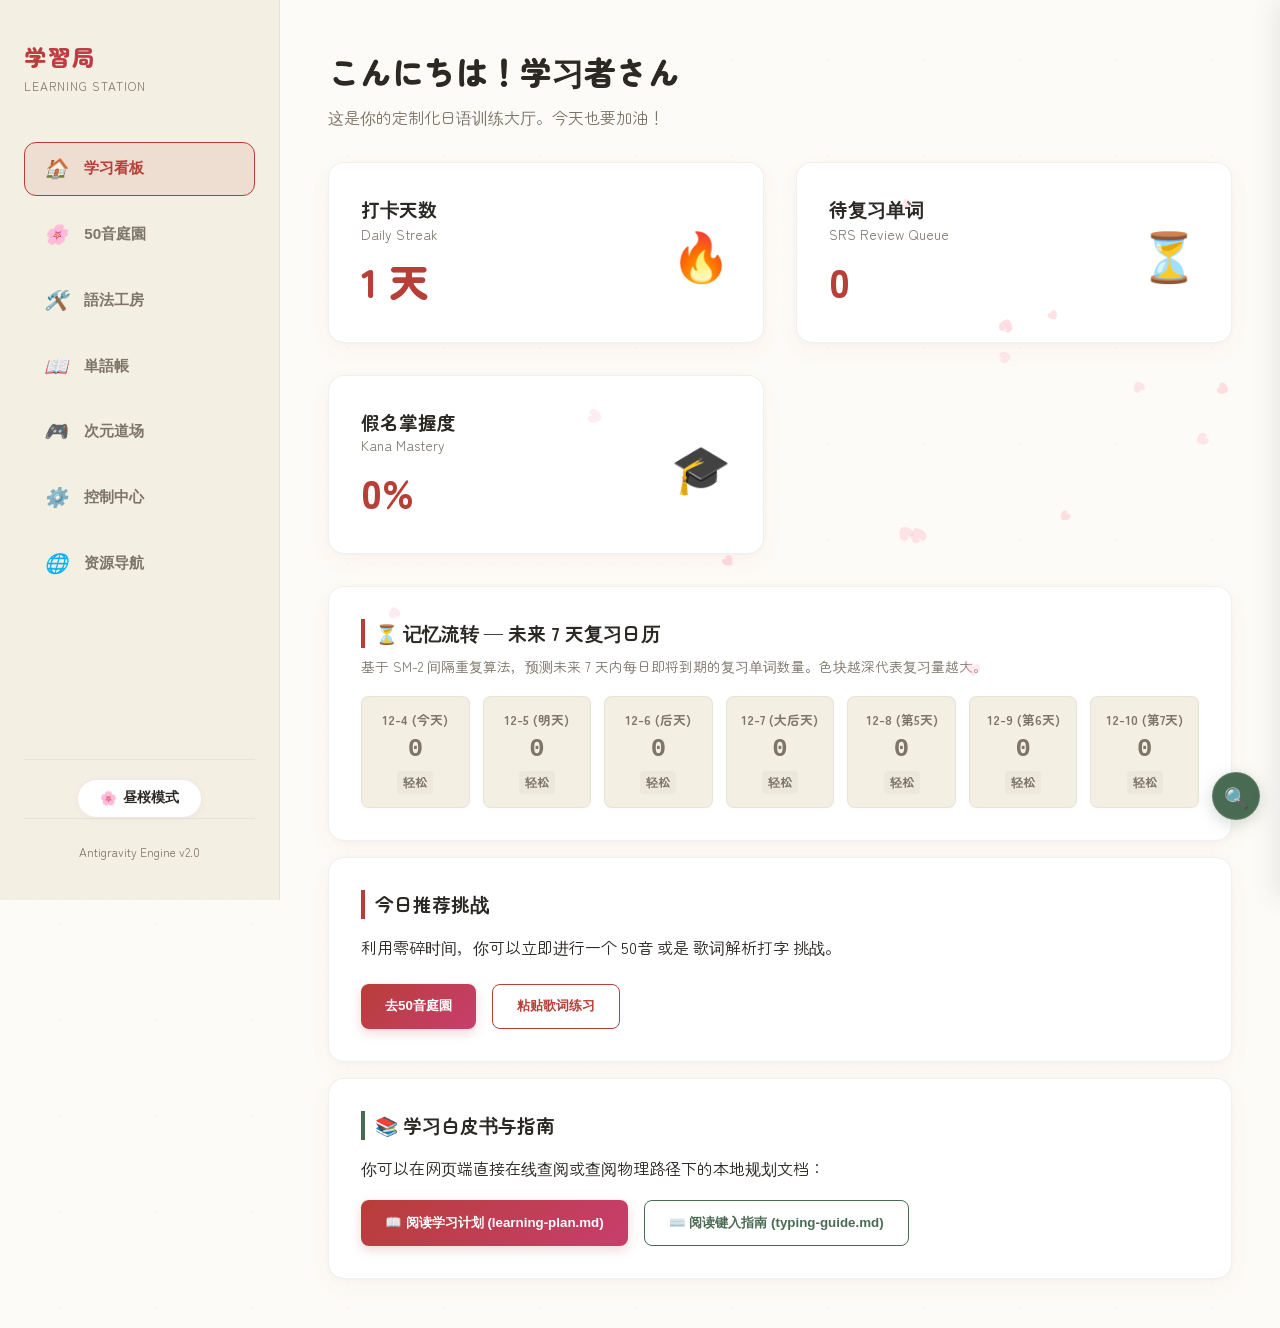
<file: index.html>
<!DOCTYPE html>
<html lang="zh-CN">
<head>
  <meta charset="UTF-8">
  <meta name="viewport" content="width=device-width, initial-scale=1.0">
  <title>日本語学習ステーション - Japanese Learning Station</title>
  <link rel="preconnect" href="https://fonts.googleapis.com">
  <link rel="preconnect" href="https://fonts.gstatic.com" crossorigin>
  <link href="https://fonts.googleapis.com/css2?family=Inter:wght@300;400;600;800&family=Noto+Sans+JP:wght@400;700&family=Sawarabi+Mincho&family=Zen+Maru+Gothic:wght@400;700&display=swap" rel="stylesheet">
  <link rel="stylesheet" href="css/theme.css">
  <link rel="manifest" href="manifest.json">
</head>
<body>

  <!-- 侧边导航栏 -->
  <aside>
    <div class="brand">
      <h1>学習局</h1>
      <span>LEARNING STATION</span>
    </div>

    <nav>
      <button class="nav-btn active" onclick="switchTab('dashboard')">
        <i>🏠</i> <span>学习看板</span>
      </button>
      <button class="nav-btn" onclick="switchTab('kana')">
        <i>🌸</i> <span>50音庭園</span>
      </button>
      <button class="nav-btn" onclick="switchTab('grammar')">
        <i>🛠️</i> <span>語法工房</span>
      </button>
      <button class="nav-btn" onclick="switchTab('vocab')">
        <i>📖</i> <span>単語帳</span>
      </button>
      <button class="nav-btn" onclick="switchTab('parser')">
        <i>🎮</i> <span>次元道场</span>
      </button>
      <button class="nav-btn" onclick="switchTab('data')">
        <i>⚙️</i> <span>控制中心</span>
      </button>
      <button class="nav-btn" onclick="switchTab('resources')">
        <i>🌐</i> <span>资源导航</span>
      </button>
    </nav>

    <!-- 昼夜桜模式切换器 -->
    <div class="theme-switch-container">
      <button class="theme-switch-btn" onclick="toggleWafuuTheme()">
        <span id="theme-switch-icon">🌸</span>
        <span id="theme-switch-text">昼桜模式</span>
      </button>
    </div>

    <div class="sidebar-footer">
      Antigravity Engine v2.0
    </div>
  </aside>

  <!-- 主内容区 -->
  <main>
    <!-- TAB 1: 学习看板 -->
    <section id="dashboard" class="tab-content active">
      <div class="dashboard-header">
        <h2>こんにちは！学习者さん</h2>
        <p style="color: var(--color-text-muted)">这是你的定制化日语训练大厅。今天也要加油！</p>
      </div>

      <div class="dashboard-grid">
        <div class="glass-card stat-card">
          <div>
            <h3>打卡天数</h3>
            <p style="color: var(--color-text-muted); font-size: 0.85rem">Daily Streak</p>
            <div id="streak-val" class="stat-val">0 天</div>
          </div>
          <span style="font-size: 3rem">🔥</span>
        </div>

        <div class="glass-card stat-card">
          <div>
            <h3>待复习单词</h3>
            <p style="color: var(--color-text-muted); font-size: 0.85rem">SRS Review Queue</p>
            <div id="review-val" class="stat-val">0</div>
          </div>
          <span style="font-size: 3rem">⏳</span>
        </div>

        <div class="glass-card stat-card">
          <div>
            <h3>假名掌握度</h3>
            <p style="color: var(--color-text-muted); font-size: 0.85rem">Kana Mastery</p>
            <div id="kana-mastery-val" class="stat-val">0%</div>
          </div>
          <span style="font-size: 3rem">🎓</span>
        </div>
      </div>

      <style>
        .doc-section {
          margin-top: 1rem;
        }
        .doc-buttons {
          display: flex;
          gap: 1rem;
          margin-top: 1rem;
          flex-wrap: wrap;
        }
        #doc-content h1 {
          font-size: 1.8rem;
          color: var(--color-primary);
          margin-top: 1.5rem;
          margin-bottom: 1rem;
          border-bottom: 1px solid var(--border-glow);
          padding-bottom: 0.5rem;
        }
        #doc-content h2 {
          font-size: 1.4rem;
          color: var(--color-secondary);
          margin-top: 1.5rem;
          margin-bottom: 0.8rem;
        }
        #doc-content h3 {
          font-size: 1.15rem;
          color: var(--color-text-main);
          margin-top: 1.2rem;
          margin-bottom: 0.6rem;
        }
        #doc-content p {
          margin-bottom: 1rem;
          color: var(--color-text-main);
        }
        #doc-content ul {
          margin-left: 1.5rem;
          margin-bottom: 1rem;
        }
        #doc-content li {
          margin-bottom: 0.5rem;
        }
        #doc-content table {
          width: 100%;
          border-collapse: collapse;
          margin-bottom: 1rem;
        }
        #doc-content th, #doc-content td {
          border: 1px solid var(--border-glow);
          padding: 8px 12px;
          text-align: left;
        }
        #doc-content th {
          background: rgba(255, 255, 255, 0.05);
          color: var(--color-primary);
        }
        #doc-content code {
          background: rgba(255, 255, 255, 0.08);
          padding: 2px 6px;
          border-radius: 4px;
          font-family: monospace;
        }
        #doc-content pre {
          background: rgba(0, 0, 0, 0.3);
          padding: 1rem;
          border-radius: 8px;
          overflow-x: auto;
          margin-bottom: 1rem;
          border: 1px solid var(--border-glow);
        }
        #doc-content pre code {
          background: transparent;
          padding: 0;
        }
        .alert-box {
          background: rgba(184, 62, 56, 0.05);
          border-left: 4px solid var(--color-primary);
          padding: 1rem;
          border-radius: 0 8px 8px 0;
          margin-bottom: 1rem;
        }
        .alert-box.important {
          background: rgba(255, 0, 127, 0.05);
          border-left-color: var(--color-accent);
        }
      </style>

      <!-- 遗忘看板 (SRS 预测复习日历) -->
      <div class="glass-card srs-forecast-section" style="margin-top: 1rem;">
        <h3 style="margin-bottom: 0.5rem; border-left: 4px solid var(--color-primary); padding-left: 10px;">
          ⏳ 记忆流转 — 未来 7 天复习日历
        </h3>
        <p style="color: var(--color-text-muted); font-size: 0.85rem; margin-bottom: 1.2rem;">
          基于 SM-2 间隔重复算法，预测未来 7 天内每日即将到期的复习单词数量。色块越深代表复习量越大。
        </p>
        <div class="srs-forecast-grid" id="srs-forecast-container">
          <!-- JS 动态渲染 -->
        </div>
      </div>

      <div class="glass-card" style="margin-top: 1rem">
        <h3 style="margin-bottom: 1rem; border-left: 4px solid var(--color-primary); padding-left: 10px;">
          今日推荐挑战
        </h3>
        <p style="margin-bottom: 1.5rem">利用零碎时间，你可以立即进行一个 50音 或是 歌词解析打字 挑战。</p>
        <div style="display: flex; gap: 1rem;">
          <button class="btn-neon" onclick="switchTab('kana')">去50音庭園</button>
          <button class="btn-outline" onclick="switchTab('parser')">粘贴歌词练习</button>
        </div>
      </div>

      <!-- 学习规划与指南阅读 -->
      <div class="glass-card doc-section" style="margin-top: 1rem">
        <h3 style="margin-bottom: 1rem; border-left: 4px solid var(--color-secondary); padding-left: 10px;">
          📚 学习白皮书与指南
        </h3>
        <p style="margin-bottom: 1.2rem">你可以在网页端直接在线查阅或查阅物理路径下的本地规划文档：</p>
        <div class="doc-buttons">
          <button class="btn-neon" onclick="openDoc('learning-plan.md', '日语学习规划白皮书')">📖 阅读学习计划 (learning-plan.md)</button>
          <button class="btn-outline" onclick="openDoc('typing-guide.md', '日语 PC 端键入指南')" style="border-color: var(--color-secondary); color: var(--color-secondary);">⌨️ 阅读键入指南 (typing-guide.md)</button>
        </div>
      </div>
    </section>

    <!-- 占位Tab内容容器，后续步骤将依次写入内容 -->
    <section id="kana" class="tab-content">
      <style>
        .kana-nav {
          display: flex;
          gap: 1rem;
          margin-bottom: 2rem;
          border-bottom: 1px solid rgba(255, 255, 255, 0.1);
          padding-bottom: 1rem;
        }
        .kana-nav button {
          background: transparent;
          border: none;
          color: var(--color-text-muted);
          font-size: 1.1rem;
          font-weight: 600;
          cursor: pointer;
          padding: 0.5rem 1rem;
          transition: var(--transition-smooth);
        }
        .kana-nav button.active {
          color: var(--color-primary);
          border-bottom: 2px solid var(--color-primary);
        }
        .kana-panel {
          display: none;
        }
        .kana-panel.active {
          display: block;
        }
        /* 假名表样式 */
        .grid-header {
          display: flex;
          justify-content: space-between;
          align-items: center;
          margin-bottom: 1.5rem;
        }
        .kana-grid {
          display: grid;
          grid-template-columns: repeat(5, 1fr);
          gap: 1rem;
          max-width: 600px;
          margin: 0 auto;
        }
        .kana-cell {
          aspect-ratio: 1;
          background: rgba(255, 255, 255, 0.03);
          border: 1px solid rgba(0, 0, 0, 0.08);
          border-radius: 12px;
          display: flex;
          flex-direction: column;
          justify-content: center;
          align-items: center;
          cursor: pointer;
          transition: var(--transition-smooth);
          position: relative;
        }
        .kana-cell:hover {
          background: rgba(0, 240, 255, 0.08);
          border-color: var(--color-primary);
          transform: translateY(-2px);
        }
        .kana-char {
          font-size: 2.2rem;
          font-weight: 700;
        }
        .kana-romaji {
          font-size: 0.8rem;
          color: var(--color-text-muted);
          margin-top: 0.2rem;
        }
        /* 掌握度热力图状态色 */
        .mastery-high { background: rgba(58, 142, 92, 0.12) !important; border-color: var(--color-success) !important; }
        .mastery-mid { background: rgba(217, 119, 6, 0.12) !important; border-color: #D97706 !important; }
        .mastery-low { background: rgba(184, 62, 56, 0.12) !important; border-color: var(--color-primary) !important; }

        /* 测试区域样式 */
        .quiz-setup {
          max-width: 500px;
          margin: 0 auto;
          display: flex;
          flex-direction: column;
          gap: 1.5rem;
        }
        .quiz-card {
          max-width: 500px;
          margin: 0 auto;
          text-align: center;
          display: none;
        }
        .quiz-question-box {
          font-size: 5rem;
          font-weight: 800;
          margin: 2rem 0;
          min-height: 120px;
          display: flex;
          justify-content: center;
          align-items: center;
        }
        .quiz-options {
          display: grid;
          grid-template-columns: repeat(2, 1fr);
          gap: 1rem;
          margin-top: 2rem;
        }
        .option-btn {
          background: #ffffff;
          border: 1px solid rgba(0, 0, 0, 0.12);
          color: var(--color-text-main);
          padding: 1.2rem;
          font-size: 1.2rem;
          border-radius: 12px;
          cursor: pointer;
          transition: var(--transition-smooth);
        }
        .option-btn:hover {
          background: rgba(184, 62, 56, 0.08);
          border-color: var(--color-primary);
          color: var(--color-primary);
        }
        .option-btn.correct {
          background: rgba(57, 255, 20, 0.2) !important;
          border-color: var(--color-success) !important;
        }
        .option-btn.wrong {
          background: rgba(255, 0, 127, 0.2) !important;
          border-color: var(--color-accent) !important;
        }

        /* 混淆对决 */
        .duel-container {
          display: flex;
          flex-wrap: wrap;
          gap: 1rem;
          justify-content: center;
          margin-top: 2rem;
        }

        /* 手写板 */
        .writing-sandbox {
          display: flex;
          gap: 2rem;
          justify-content: center;
          flex-wrap: wrap;
        }
        .canvas-container {
          position: relative;
          background: #FDFBF7; border: 2px dashed rgba(184, 62, 56, 0.2);
          border: 2px dashed rgba(184, 62, 56, 0.2);
          border-radius: 16px;
          width: 320px;
          height: 320px;
          box-shadow: 0 4px 20px rgba(0,0,0,0.5);
        }
        #canvas-guide {
          position: absolute;
          top: 0;
          left: 0;
          width: 100%;
          height: 100%;
          display: flex;
          justify-content: center;
          align-items: center;
          font-size: 14rem;
          color: rgba(184, 62, 56, 0.06);
          pointer-events: none;
          user-select: none;
          font-family: 'Noto Sans JP', sans-serif;
        }
        canvas {
          position: absolute;
          top: 0;
          left: 0;
          cursor: crosshair;
          z-index: 10;
        }
        .canvas-controls {
          display: flex;
          flex-direction: column;
          gap: 1rem;
          width: 250px;
        }
        .canvas-grid-lines {
          position: absolute;
          top: 0;
          left: 0;
          width: 100%;
          height: 100%;
          pointer-events: none;
          border: 2px solid var(--color-primary);
        }
        .canvas-grid-lines::before {
          content: '';
          position: absolute;
          top: 50%;
          left: 0;
          width: 100%;
          border-top: 1px dashed rgba(255, 255, 255, 0.15);
        }
        .canvas-grid-lines::after {
          content: '';
          position: absolute;
          left: 50%;
          top: 0;
          height: 100%;
          border-left: 1px dashed rgba(255, 255, 255, 0.15);
        }
      </style>

      <div class="dashboard-header">
        <h2>50音庭園 <span class="subtitle">かなていえん</span></h2>
        <p style="color: var(--color-text-muted)">系统化练习平假名、片假名的发音与笔顺临摹，夯实日语基石。</p>
      </div>

      <div class="kana-nav">
        <button id="btn-tab-grid" class="active" onclick="switchKanaPanel('grid')">五十音图</button>
        <button id="btn-tab-quiz" onclick="switchKanaPanel('quiz')">自测挑战</button>
        <button id="btn-tab-duel" onclick="switchKanaPanel('duel')">易混淆对决</button>
        <button id="btn-tab-write" onclick="switchKanaPanel('write')">笔顺临摹</button>
      </div>

      <!-- 面板 1: 五十音图 -->
      <div id="kana-panel-grid" class="kana-panel active">
        <div class="grid-header">
          <h3>假名网格发音看板 (点击发音)</h3>
          <div style="display: flex; gap: 0.5rem; flex-wrap: wrap;">
            <button id="btn-kana-hira" class="btn-neon" style="padding: 0.4rem 0.8rem; font-size: 0.9rem;" onclick="toggleKanaType('hira')">平假名</button>
            <button id="btn-kana-kata" class="btn-outline" style="padding: 0.4rem 0.8rem; font-size: 0.9rem;" onclick="toggleKanaType('kata')">片假名</button>
            <span style="border-left: 1px solid rgba(255,255,255,0.2); margin: 0 0.5rem;"></span>
            <button id="btn-group-seion" class="btn-neon" style="padding: 0.4rem 0.8rem; font-size: 0.9rem;" onclick="toggleKanaGroup('seion')">清音</button>
            <button id="btn-group-dakuon" class="btn-outline" style="padding: 0.4rem 0.8rem; font-size: 0.9rem;" onclick="toggleKanaGroup('dakuon')">浊音/半浊</button>
            <button id="btn-group-youon" class="btn-outline" style="padding: 0.4rem 0.8rem; font-size: 0.9rem;" onclick="toggleKanaGroup('youon')">拗音</button>
          </div>
        </div>
        <div class="kana-grid" id="kana-grid-container"></div>
      </div>

      <!-- 面板 2: 自测挑战 -->
      <div id="kana-panel-quiz" class="kana-panel">
        <div id="quiz-setup-box" class="quiz-setup glass-card">
          <h3>自定义测评设置</h3>
          <div>
            <label style="display:block; margin-bottom: 0.5rem">测试范围</label>
            <select id="quiz-scope" class="input-field">
              <option value="all">全假名 (清音 + 浊/半浊 + 拗音)</option>
              <option value="seion">仅清音 (平+片)</option>
              <option value="dakuon">仅浊音/半浊音 (平+片)</option>
              <option value="youon">仅拗音 (平+片)</option>
              <option value="hira-seion">仅平假名 (清音)</option>
              <option value="kata-seion">仅片假名 (清音)</option>
            </select>
          </div>
          <div>
            <label style="display:block; margin-bottom: 0.5rem">题型模式</label>
            <select id="quiz-mode" class="input-field">
              <option value="kana-to-romaji">看假名选罗马字</option>
              <option value="romaji-to-kana">看罗马字选假名</option>
              <option value="listen-to-kana">听音选假名 (TTS)</option>
            </select>
          </div>
          <button class="btn-neon" onclick="startKanaQuiz()">开始测试</button>
        </div>

        <div id="quiz-card-box" class="quiz-card glass-card">
          <div style="display:flex; justify-content:space-between; align-items:center; color: var(--color-text-muted)">
            <span id="quiz-progress">0/10</span>
            <button class="btn-outline" style="padding: 0.2rem 0.6rem; font-size: 0.8rem; border-radius: 6px; cursor: pointer;" onclick="stopKanaQuiz()">返回设置 ↩️</button>
            <span id="quiz-timer">⏱️ 0.0s</span>
          </div>
          <div id="quiz-speaker-btn" style="display:none; margin-top: 1rem; cursor:pointer; font-size: 2rem;">🔊</div>
          <div class="quiz-question-box" id="quiz-q-content">あ</div>
          <div class="quiz-options" id="quiz-options-container"></div>
        </div>
      </div>

      <!-- 面板 3: 易混淆对决 -->
      <div id="kana-panel-duel" class="kana-panel glass-card">
        <h3>专项混淆突破挑战</h3>
        <p style="color: var(--color-text-muted); margin-bottom: 1.5rem">假名形状高度相似，是初期识别度慢的主因。选一组进行高强度辨识对决吧：</p>
        <div class="duel-container">
          <button class="btn-outline" onclick="startConfusingDuel(['さ', 'ち'])">さ vs ち</button>
          <button class="btn-outline" onclick="startConfusingDuel(['れ', 'ね', 'わ'])">れ vs ね vs わ</button>
          <button class="btn-outline" onclick="startConfusingDuel(['ぬ', 'め'])">ぬ vs め</button>
          <button class="btn-outline" onclick="startConfusingDuel(['ソ', 'ン'])">片假名 ソ vs ン</button>
          <button class="btn-outline" onclick="startConfusingDuel(['シ', 'ツ'])">片假名 シ vs ツ</button>
        </div>

        <div id="duel-quiz-box" style="display:none; margin-top: 2rem; border-top: 1px solid rgba(255,255,255,0.1); padding-top: 2rem;">
          <h4 style="text-align: center; margin-bottom: 1rem">快速判断：下方假名的罗马字是？</h4>
          <div id="duel-question" style="font-size: 6rem; text-align: center; margin-bottom: 2rem; font-weight: 800;">れ</div>
          <div id="duel-options" style="display:flex; gap:1rem; justify-content:center"></div>
        </div>
      </div>

      <!-- 面板 4: 笔顺临摹 -->
      <div id="kana-panel-write" class="kana-panel glass-card">
        <h3>触屏/手写临摹沙盒</h3>
        <p style="color: var(--color-text-muted); margin-bottom: 1.5rem">选择右侧假名可在背景生成灰色临摹字迹，使用鼠标/手指可在画板内书写。</p>
        
        <div class="writing-sandbox">
          <div class="canvas-container">
            <div class="canvas-grid-lines"></div>
            <div id="canvas-guide"></div>
            <canvas id="writing-canvas" width="320" height="320"></canvas>
          </div>
          
          <div class="canvas-controls">
            <button class="btn-neon" onclick="clearWritingCanvas()">清除画板</button>
            <button class="btn-outline" onclick="playWritingVoice()">发音示范</button>
            <select id="canvas-select-kana" class="input-field" onchange="loadCanvasGuide(this.value)">
              <option value="">-- 选择临摹假名 --</option>
            </select>
          </div>
        </div>
      </div>

      <script>
        // 50音基础数据 (包含清音、浊音/半浊音、拗音, 共计 104 个音)
        const KANA_DATA = [
          // 清音 (Basic - 46 items)
          { hira: 'あ', kata: 'ア', romaji: 'a', type: 'seion' },
          { hira: 'い', kata: 'イ', romaji: 'i', type: 'seion' },
          { hira: 'う', kata: 'ウ', romaji: 'u', type: 'seion' },
          { hira: 'え', kata: 'エ', romaji: 'e', type: 'seion' },
          { hira: 'お', kata: 'オ', romaji: 'o', type: 'seion' },
          { hira: 'か', kata: 'カ', romaji: 'ka', type: 'seion' },
          { hira: 'き', kata: 'キ', romaji: 'ki', type: 'seion' },
          { hira: 'く', kata: 'ク', romaji: 'ku', type: 'seion' },
          { hira: 'け', kata: 'ケ', romaji: 'ke', type: 'seion' },
          { hira: 'こ', kata: 'コ', romaji: 'ko', type: 'seion' },
          { hira: 'さ', kata: 'サ', romaji: 'sa', type: 'seion' },
          { hira: 'し', kata: 'シ', romaji: 'shi', type: 'seion' },
          { hira: 'す', kata: 'ス', romaji: 'su', type: 'seion' },
          { hira: 'せ', kata: 'セ', romaji: 'se', type: 'seion' },
          { hira: 'そ', kata: 'ソ', romaji: 'so', type: 'seion' },
          { hira: 'た', kata: 'タ', romaji: 'ta', type: 'seion' },
          { hira: 'ち', kata: 'チ', romaji: 'chi', type: 'seion' },
          { hira: 'つ', kata: 'ツ', romaji: 'tsu', type: 'seion' },
          { hira: 'て', kata: 'テ', romaji: 'te', type: 'seion' },
          { hira: 'と', kata: 'ト', romaji: 'to', type: 'seion' },
          { hira: 'な', kata: 'ナ', romaji: 'na', type: 'seion' },
          { hira: 'に', kata: 'ニ', romaji: 'ni', type: 'seion' },
          { hira: 'ぬ', kata: 'ヌ', romaji: 'nu', type: 'seion' },
          { hira: 'ね', kata: 'ネ', romaji: 'ne', type: 'seion' },
          { hira: 'の', kata: 'ノ', romaji: 'no', type: 'seion' },
          { hira: 'は', kata: 'ハ', romaji: 'ha', type: 'seion' },
          { hira: 'ひ', kata: 'ヒ', romaji: 'hi', type: 'seion' },
          { hira: 'ふ', kata: 'フ', romaji: 'fu', type: 'seion' },
          { hira: 'へ', kata: 'ヘ', romaji: 'he', type: 'seion' },
          { hira: 'ほ', kata: 'ホ', romaji: 'ho', type: 'seion' },
          { hira: 'ま', kata: 'マ', romaji: 'ma', type: 'seion' },
          { hira: 'み', kata: 'ミ', romaji: 'mi', type: 'seion' },
          { hira: 'む', kata: 'ム', romaji: 'mu', type: 'seion' },
          { hira: 'め', kata: 'メ', romaji: 'me', type: 'seion' },
          { hira: 'も', kata: 'モ', romaji: 'mo', type: 'seion' },
          { hira: 'や', kata: 'ヤ', romaji: 'ya', type: 'seion' },
          { hira: 'ゆ', kata: 'ユ', romaji: 'yu', type: 'seion' },
          { hira: 'よ', kata: 'ヨ', romaji: 'yo', type: 'seion' },
          { hira: 'ら', kata: 'ラ', romaji: 'ra', type: 'seion' },
          { hira: 'り', kata: 'リ', romaji: 'ri', type: 'seion' },
          { hira: 'る', kata: 'ル', romaji: 'ru', type: 'seion' },
          { hira: 'れ', kata: 'レ', romaji: 're', type: 'seion' },
          { hira: 'ろ', kata: 'ロ', romaji: 'ro', type: 'seion' },
          { hira: 'わ', kata: 'ワ', romaji: 'wa', type: 'seion' },
          { hira: 'を', kata: 'ヲ', romaji: 'wo', type: 'seion' },
          { hira: 'ん', kata: 'ン', romaji: 'nn', type: 'seion' },

          // 浊音/半浊音 (Dakuon/Handakuon - 25 items)
          { hira: 'が', kata: 'ガ', romaji: 'ga', type: 'dakuon' },
          { hira: 'ぎ', kata: 'ギ', romaji: 'gi', type: 'dakuon' },
          { hira: 'ぐ', kata: 'グ', romaji: 'gu', type: 'dakuon' },
          { hira: 'げ', kata: 'ゲ', romaji: 'ge', type: 'dakuon' },
          { hira: 'ご', kata: 'ゴ', romaji: 'go', type: 'dakuon' },
          { hira: 'ざ', kata: 'ザ', romaji: 'za', type: 'dakuon' },
          { hira: 'じ', kata: 'ジ', romaji: 'ji', type: 'dakuon' },
          { hira: 'ず', kata: 'ズ', romaji: 'zu', type: 'dakuon' },
          { hira: 'ぜ', kata: 'ゼ', romaji: 'ze', type: 'dakuon' },
          { hira: 'ぞ', kata: 'ゾ', romaji: 'zo', type: 'dakuon' },
          { hira: 'だ', kata: 'ダ', romaji: 'da', type: 'dakuon' },
          { hira: 'ぢ', kata: 'ヂ', romaji: 'ji', type: 'dakuon' },
          { hira: 'づ', kata: 'ヅ', romaji: 'zu', type: 'dakuon' },
          { hira: 'で', kata: 'デ', romaji: 'de', type: 'dakuon' },
          { hira: 'ど', kata: 'ド', romaji: 'do', type: 'dakuon' },
          { hira: 'ば', kata: 'バ', romaji: 'ba', type: 'dakuon' },
          { hira: 'び', kata: 'ビ', romaji: 'bi', type: 'dakuon' },
          { hira: 'ぶ', kata: 'ブ', romaji: 'bu', type: 'dakuon' },
          { hira: 'べ', kata: 'ベ', romaji: 'be', type: 'dakuon' },
          { hira: 'ぼ', kata: 'ボ', romaji: 'bo', type: 'dakuon' },
          { hira: 'ぱ', kata: 'パ', romaji: 'pa', type: 'dakuon' },
          { hira: 'ぴ', kata: 'ピ', romaji: 'pi', type: 'dakuon' },
          { hira: 'ぷ', kata: 'プ', romaji: 'pu', type: 'dakuon' },
          { hira: 'ぺ', kata: 'ペ', romaji: 'pe', type: 'dakuon' },
          { hira: 'ぽ', kata: 'ポ', romaji: 'po', type: 'dakuon' },

          // 拗音 (Youon - 33 items)
          { hira: 'きゃ', kata: 'キャ', romaji: 'kya', type: 'youon' },
          { hira: 'きゅ', kata: 'キュ', romaji: 'kyu', type: 'youon' },
          { hira: 'きょ', kata: 'キョ', romaji: 'kyo', type: 'youon' },
          { hira: 'しゃ', kata: 'シャ', romaji: 'sha', type: 'youon' },
          { hira: 'しゅ', kata: 'シュ', romaji: 'shu', type: 'youon' },
          { hira: 'しょ', kata: 'ショ', romaji: 'sho', type: 'youon' },
          { hira: 'ちゃ', kata: 'チャ', romaji: 'cha', type: 'youon' },
          { hira: 'ちゅ', kata: 'チュ', romaji: 'chu', type: 'youon' },
          { hira: 'ちょ', kata: 'チョ', romaji: 'cho', type: 'youon' },
          { hira: 'にゃ', kata: 'ニャ', romaji: 'nya', type: 'youon' },
          { hira: 'にゅ', kata: 'ニュ', romaji: 'nyu', type: 'youon' },
          { hira: 'にょ', kata: 'ニョ', romaji: 'nyo', type: 'youon' },
          { hira: 'ひゃ', kata: 'ヒャ', romaji: 'hya', type: 'youon' },
          { hira: 'ひゅ', kata: 'ヒュ', romaji: 'hyu', type: 'youon' },
          { hira: 'ひょ', kata: 'ヒョ', romaji: 'hyo', type: 'youon' },
          { hira: 'みゃ', kata: 'ミャ', romaji: 'mya', type: 'youon' },
          { hira: 'みゅ', kata: 'ミュ', romaji: 'myu', type: 'youon' },
          { hira: 'みょ', kata: 'ミョ', romaji: 'myo', type: 'youon' },
          { hira: 'りゃ', kata: 'リャ', romaji: 'rya', type: 'youon' },
          { hira: 'りゅ', kata: 'リュ', romaji: 'ryu', type: 'youon' },
          { hira: 'りょ', kata: 'リョ', romaji: 'ryo', type: 'youon' },
          { hira: 'ぎゃ', kata: 'ギャ', romaji: 'gya', type: 'youon' },
          { hira: 'ぎゅ', kata: 'ギュ', romaji: 'gyu', type: 'youon' },
          { hira: 'ぎょ', kata: 'ギョ', romaji: 'gyo', type: 'youon' },
          { hira: 'じゃ', kata: 'ジャ', romaji: 'ja', type: 'youon' },
          { hira: 'じゅ', kata: 'ジュ', romaji: 'ju', type: 'youon' },
          { hira: 'じょ', kata: 'ジョ', romaji: 'jo', type: 'youon' },
          { hira: 'びゃ', kata: 'ビャ', romaji: 'bya', type: 'youon' },
          { hira: 'びゅ', kata: 'ビュ', romaji: 'byu', type: 'youon' },
          { hira: 'びょ', kata: 'ビョ', romaji: 'byo', type: 'youon' },
          { hira: 'ぴゃ', kata: 'ピャ', romaji: 'pya', type: 'youon' },
          { hira: 'ぴゅ', kata: 'ピュ', romaji: 'pyu', type: 'youon' },
          { hira: 'ぴょ', kata: 'ピョ', romaji: 'pyo', type: 'youon' }
        ];

        let currentKanaType = 'hira'; // hira or kata
        let currentKanaGroup = 'seion'; // seion, dakuon, youon

        // 初始化面板
        function init_kana() {
          renderKanaGrid();
          initWritingCanvas();
          populateCanvasSelect();
        }

        function switchKanaPanel(panelId) {
          document.querySelectorAll('.kana-panel').forEach(p => p.classList.remove('active'));
          document.querySelectorAll('.kana-nav button').forEach(b => b.classList.remove('active'));
          
          document.getElementById(`kana-panel-${panelId}`).classList.add('active');
          document.getElementById(`btn-tab-${panelId}`).classList.add('active');
        }

        // 渲染假名热力图
        function renderKanaGrid() {
          const container = document.getElementById('kana-grid-container');
          container.innerHTML = '';
          const mastery = JSON.parse(localStorage.getItem('kana_mastery') || '{}');

          // 根据当前音组过滤假名
          const filteredData = KANA_DATA.filter(item => item.type === currentKanaGroup);

          // 动态调整布局列数：清音和浊音使用5列，拗音由于是3个一组，使用3列显得更工整
          if (currentKanaGroup === 'youon') {
            container.style.gridTemplateColumns = 'repeat(3, 1fr)';
            container.style.maxWidth = '400px';
          } else {
            container.style.gridTemplateColumns = 'repeat(5, 1fr)';
            container.style.maxWidth = '600px';
          }

          filteredData.forEach((item, idx) => {
            const cell = document.createElement('div');
            
            // 绑定折扇渐显展开类，并根据索引分配动画延迟差
            cell.className = 'kana-cell sensu-unfold';
            cell.style.animationDelay = `${idx * 0.015}s`;
            
            const char = currentKanaType === 'hira' ? item.hira : item.kata;
            
            // 计算热度
            const record = mastery[char];
            if (record) {
              if (record.wrong > 1) {
                cell.classList.add('mastery-low'); // 错的多底红
              } else if (record.correct >= 3) {
                cell.classList.add('mastery-high'); // 对的起飞底绿
              } else if (record.correct > 0) {
                cell.classList.add('mastery-mid'); // 底橙
              }
            }

            cell.innerHTML = `
              <span class="kana-char font-mincho" style="font-size: 2.2rem;">${char}</span>
              <span class="kana-romaji">${item.romaji}</span>
            `;
            
            cell.onclick = () => {
              AudioCenter.speak(char);
              if (typeof window.WafuuAudio !== 'undefined') {
                window.WafuuAudio.playBamboo();
              }
            };
            container.appendChild(cell);
          });
        }

        function toggleKanaType(type) {
          currentKanaType = type;
          document.getElementById('btn-kana-hira').className = type === 'hira' ? 'btn-neon' : 'btn-outline';
          document.getElementById('btn-kana-kata').className = type === 'kata' ? 'btn-neon' : 'btn-outline';
          renderKanaGrid();
        }

        function toggleKanaGroup(group) {
          currentKanaGroup = group;
          document.getElementById('btn-group-seion').className = group === 'seion' ? 'btn-neon' : 'btn-outline';
          document.getElementById('btn-group-dakuon').className = group === 'dakuon' ? 'btn-neon' : 'btn-outline';
          document.getElementById('btn-group-youon').className = group === 'youon' ? 'btn-neon' : 'btn-outline';
          renderKanaGrid();
        }

        // 测试控制
        let quizQuestions = [];
        let currentQuizIndex = 0;
        let quizTimerInterval;
        let quizStartTime;

        function startKanaQuiz() {
          const scope = document.getElementById('quiz-scope').value;
          const mode = document.getElementById('quiz-mode').value;
          
          // 挑选池
          let pool = [];
          KANA_DATA.forEach(item => {
            const hiraObj = { char: item.hira, romaji: item.romaji, type: item.type };
            const kataObj = { char: item.kata, romaji: item.romaji, type: item.type };
            
            if (scope === 'all') {
              pool.push(hiraObj, kataObj);
            } else if (scope === 'seion' && item.type === 'seion') {
              pool.push(hiraObj, kataObj);
            } else if (scope === 'dakuon' && item.type === 'dakuon') {
              pool.push(hiraObj, kataObj);
            } else if (scope === 'youon' && item.type === 'youon') {
              pool.push(hiraObj, kataObj);
            } else if (scope === 'hira-seion' && item.type === 'seion') {
              pool.push(hiraObj);
            } else if (scope === 'kata-seion' && item.type === 'seion') {
              pool.push(kataObj);
            }
          });

          // 乱序抽取10个
          pool.sort(() => Math.random() - 0.5);
          quizQuestions = pool.slice(0, 10);
          currentQuizIndex = 0;

          document.getElementById('quiz-setup-box').style.display = 'none';
          document.getElementById('quiz-card-box').style.display = 'block';

          quizStartTime = Date.now();
          quizTimerInterval = setInterval(() => {
            const sec = ((Date.now() - quizStartTime) / 1000).toFixed(1);
            document.getElementById('quiz-timer').innerText = `⏱️ ${sec}s`;
          }, 100);

          showQuizQuestion(mode);
        }

        function showQuizQuestion(mode) {
          if (currentQuizIndex >= 10) {
            endQuiz();
            return;
          }

          document.getElementById('quiz-progress').innerText = `${currentQuizIndex + 1}/10`;
          const current = quizQuestions[currentQuizIndex];
          const qContent = document.getElementById('quiz-q-content');
          const speaker = document.getElementById('quiz-speaker-btn');
          
          speaker.style.display = mode === 'listen-to-kana' ? 'block' : 'none';
          speaker.onclick = () => AudioCenter.speak(current.char);

          if (mode === 'listen-to-kana') {
            qContent.innerText = '？';
            AudioCenter.speak(current.char);
          } else if (mode === 'kana-to-romaji') {
            qContent.innerText = current.char;
          } else {
            qContent.innerText = current.romaji;
          }

          // 生成选项
          let options = [];
          if (mode === 'kana-to-romaji') {
            options.push(current.romaji);
            while (options.length < 4) {
              const r = KANA_DATA[Math.floor(Math.random() * KANA_DATA.length)].romaji;
              if (!options.includes(r)) options.push(r);
            }
          } else {
            options.push(current.char);
            while (options.length < 4) {
              const poolChar = KANA_DATA[Math.floor(Math.random() * KANA_DATA.length)];
              const c = Math.random() > 0.5 ? poolChar.hira : poolChar.kata;
              if (!options.includes(c)) options.push(c);
            }
          }
          options.sort(() => Math.random() - 0.5);

          const optContainer = document.getElementById('quiz-options-container');
          optContainer.innerHTML = '';
          options.forEach(opt => {
            const btn = document.createElement('button');
            btn.className = 'option-btn';
            btn.innerText = opt;
            btn.onclick = () => checkQuizAnswer(btn, opt, current, mode);
            optContainer.appendChild(btn);
          });
        }

        function checkQuizAnswer(btn, chosen, current, mode) {
          // 锁定所有按钮防止连点
          document.querySelectorAll('.option-btn').forEach(b => b.disabled = true);
          
          const isCorrect = (mode === 'kana-to-romaji' && chosen === current.romaji) || 
                            (mode !== 'kana-to-romaji' && chosen === current.char);
          
          // 更新本地数据
          const mastery = JSON.parse(localStorage.getItem('kana_mastery') || '{}');
          if (!mastery[current.char]) mastery[current.char] = { correct: 0, wrong: 0 };

          if (isCorrect) {
            btn.classList.add('correct');
            mastery[current.char].correct++;
          } else {
            btn.classList.add('wrong');
            mastery[current.char].wrong++;
            
            // 找出正确答案高亮
            document.querySelectorAll('.option-btn').forEach(b => {
              if (b.innerText === (mode === 'kana-to-romaji' ? current.romaji : current.char)) {
                b.classList.add('correct');
              }
            });
          }

          localStorage.setItem('kana_mastery', JSON.stringify(mastery));

          setTimeout(() => {
            currentQuizIndex++;
            showQuizQuestion(mode);
          }, 1200);
        }

        function endQuiz() {
          clearInterval(quizTimerInterval);
          alert('测试完成！正在返回设置主页。');
          document.getElementById('quiz-setup-box').style.display = 'block';
          document.getElementById('quiz-card-box').style.display = 'none';
          updateDashboardStats();
          renderKanaGrid();
        }

        function stopKanaQuiz() {
          clearInterval(quizTimerInterval);
          document.getElementById('quiz-setup-box').style.display = 'block';
          document.getElementById('quiz-card-box').style.display = 'none';
        }

        function stopConfusingDuel() {
          document.getElementById('duel-quiz-box').style.display = 'none';
        }

        // 混淆对决
        let duelGroup = [];
        let currentDuelTarget = '';
        function startConfusingDuel(chars) {
          duelGroup = chars;
          document.getElementById('duel-quiz-box').style.display = 'block';
          nextDuel();
        }

        function nextDuel() {
          currentDuelTarget = duelGroup[Math.floor(Math.random() * duelGroup.length)];
          document.getElementById('duel-question').innerText = currentDuelTarget;

          const matchItem = KANA_DATA.find(i => i.hira === currentDuelTarget || i.kata === currentDuelTarget) || {romaji: ''};
          
          const options = duelGroup.map(char => {
            const item = KANA_DATA.find(i => i.hira === char || i.kata === char);
            return item ? item.romaji : '';
          });

          const optBox = document.getElementById('duel-options');
          optBox.innerHTML = '';
          options.forEach(opt => {
            const btn = document.createElement('button');
            btn.className = 'btn-outline';
            btn.style.padding = '1rem 2rem';
            btn.innerText = opt;
            btn.onclick = () => {
              if (opt === matchItem.romaji) {
                btn.style.borderColor = 'var(--color-success)';
                btn.style.color = 'var(--color-success)';
                AudioCenter.speak(currentDuelTarget);
                setTimeout(nextDuel, 500);
              } else {
                btn.style.borderColor = 'var(--color-accent)';
                btn.style.color = 'var(--color-accent)';
              }
            };
            optBox.appendChild(btn);
          });
        }

        // 画布书写引擎
        let canvas, ctx, isDrawing = false;
        function initWritingCanvas() {
          canvas = document.getElementById('writing-canvas');
          ctx = canvas.getContext('2d');
          ctx.strokeStyle = '#B83E38';
          ctx.lineWidth = 10;
          ctx.lineCap = 'round';
          ctx.lineJoin = 'round';

          const getPos = (e) => {
            const rect = canvas.getBoundingClientRect();
            const clientX = e.touches ? e.touches[0].clientX : e.clientX;
            const clientY = e.touches ? e.touches[0].clientY : e.clientY;
            return {
              x: clientX - rect.left,
              y: clientY - rect.top
            };
          };

          const startDraw = (e) => {
            isDrawing = true;
            const pos = getPos(e);
            ctx.beginPath();
            ctx.moveTo(pos.x, pos.y);
            e.preventDefault();
          };

          const draw = (e) => {
            if (!isDrawing) return;
            const pos = getPos(e);
            ctx.lineTo(pos.x, pos.y);
            ctx.stroke();
            e.preventDefault();
          };

          const stopDraw = () => isDrawing = false;

          canvas.addEventListener('mousedown', startDraw);
          canvas.addEventListener('mousemove', draw);
          canvas.addEventListener('mouseup', stopDraw);
          canvas.addEventListener('mouseout', stopDraw);

          canvas.addEventListener('touchstart', startDraw);
          canvas.addEventListener('touchmove', draw);
          canvas.addEventListener('touchend', stopDraw);
        }

        function clearWritingCanvas() {
          ctx.clearRect(0, 0, canvas.width, canvas.height);
        }

        function populateCanvasSelect() {
          const select = document.getElementById('canvas-select-kana');
          select.innerHTML = '<option value="">-- 选择临摹假名 --</option>';
          KANA_DATA.forEach(i => {
            const optHira = document.createElement('option');
            optHira.value = i.hira;
            optHira.innerText = `平 - ${i.hira} (${i.romaji})`;
            select.appendChild(optHira);
            const optKata = document.createElement('option');
            optKata.value = i.kata;
            optKata.innerText = `片 - ${i.kata} (${i.romaji})`;
            select.appendChild(optKata);
          });
        }

        function loadCanvasGuide(char) {
          document.getElementById('canvas-guide').innerText = char;
          clearWritingCanvas();
          if (char) AudioCenter.speak(char);
        }

        function playWritingVoice() {
          const char = document.getElementById('canvas-select-kana').value;
          if (char) AudioCenter.speak(char);
        }
      </script>
    </section>

    <section id="grammar" class="tab-content">
      <style>
        .grammar-nav {
          display: flex;
          gap: 1rem;
          margin-bottom: 2rem;
          border-bottom: 1px solid rgba(255, 255, 255, 0.1);
          padding-bottom: 1rem;
        }
        .grammar-nav button {
          background: transparent;
          border: none;
          color: var(--color-text-muted);
          font-size: 1.1rem;
          font-weight: 600;
          cursor: pointer;
          padding: 0.5rem 1rem;
          transition: var(--transition-smooth);
        }
        .grammar-nav button.active {
          color: var(--color-primary);
          border-bottom: 2px solid var(--color-primary);
        }
        .grammar-panel {
          display: none;
        }
        .grammar-panel.active {
          display: block;
        }
        /* 语法列表样式 */
        .grammar-list {
          display: grid;
          grid-template-columns: repeat(auto-fill, minmax(300px, 1fr));
          gap: 1.5rem;
        }
        .grammar-card {
          cursor: pointer;
        }
        .grammar-tag {
          font-size: 0.75rem;
          padding: 0.2rem 0.5rem;
          border-radius: 4px;
          font-weight: bold;
          text-transform: uppercase;
        }
        .tag-particle { background: rgba(184, 62, 56, 0.1); color: var(--color-primary); }
        .tag-verb { background: rgba(188, 52, 250, 0.15); color: var(--color-secondary); }
        .tag-pattern { background: rgba(255, 0, 127, 0.15); color: var(--color-accent); }
        
        .grammar-detail-modal {
          position: fixed;
          top: 0; left: 0; width: 100vw; height: 100vh;
          background: rgba(10, 11, 16, 0.85);
          backdrop-filter: blur(8px);
          display: none;
          justify-content: center;
          align-items: center;
          z-index: 1000;
        }
        .modal-content {
          width: 90%;
          max-width: 600px;
          animation: modalFade 0.3s ease-out;
        }
        @keyframes modalFade {
          from { opacity: 0; transform: scale(0.95); }
          to { opacity: 1; transform: scale(1); }
        }

        /* 拼图/卡片排序 */
        .card-slots {
          display: flex;
          gap: 0.8rem;
          min-height: 60px;
          border: 1px dashed rgba(255, 255, 255, 0.2);
          border-radius: 8px;
          padding: 0.8rem;
          margin-bottom: 1.5rem;
          flex-wrap: wrap;
          background: rgba(0,0,0,0.2);
        }
        .word-pool {
          display: flex;
          gap: 0.8rem;
          flex-wrap: wrap;
          justify-content: center;
        }
        .word-card {
          background: #ffffff;
          border: 1px solid rgba(0, 0, 0, 0.12);
          color: var(--color-text-main);
          padding: 0.6rem 1.2rem;
          border-radius: 8px;
          cursor: pointer;
          user-select: none;
          font-size: 1.1rem;
          transition: var(--transition-smooth);
        }
        .word-card:hover {
          background: rgba(184, 62, 56, 0.08);
          border-color: var(--color-primary);
          color: var(--color-primary);
        }
        .word-card.selected {
          opacity: 0.3;
          pointer-events: none;
        }
      </style>

      <div class="dashboard-header">
        <h2>语法工房 <span class="subtitle">ぶんぽうこうぼう</span></h2>
        <p style="color: var(--color-text-muted)">包含系统化自学教程、核心分级词库、以及各种有趣的互动语法练习。</p>
      </div>

      <div class="grammar-nav">
        <button id="btn-g-course" onclick="switchGrammarPanel('course')">系统化教程 📚</button>
        <button id="btn-g-list" class="active" onclick="switchGrammarPanel('list')">核心语法库</button>
        <button id="btn-g-particle" onclick="switchGrammarPanel('particle')">助词挖空练</button>
        <button id="btn-g-verb" onclick="switchGrammarPanel('verb')">动词变形挑战</button>
        <button id="btn-g-sort" onclick="switchGrammarPanel('sort')">连词成句</button>
      </div>

      <!-- 面板 0: 系统化教程 -->
      <div id="grammar-panel-course" class="grammar-panel">
        <style>
          .course-table {
            width: 100%;
            border-collapse: collapse;
            margin: 1.5rem 0;
            font-size: 0.95rem;
          }
          .course-table th, .course-table td {
            padding: 0.8rem;
            border-bottom: 1px solid rgba(0, 0, 0, 0.08);
            text-align: left;
          }
          .course-table th {
            background: rgba(184, 62, 56, 0.08);
            color: var(--color-primary);
            border-bottom: 2px solid var(--color-primary);
            font-weight: 700;
          }
          .course-sidebar-btn {
            background: #ffffff;
            border: 1px solid rgba(0, 0, 0, 0.08);
            color: var(--color-text-main);
            padding: 0.6rem 0.8rem;
            border-radius: 6px;
            cursor: pointer;
            text-align: left;
            font-size: 0.9rem;
            transition: all 0.25s ease;
            display: block;
            width: 100%;
            margin-bottom: 0.4rem;
          }
          .course-sidebar-btn:hover {
            background: rgba(184, 62, 56, 0.05);
            border-color: rgba(184, 62, 56, 0.25);
          }
          .course-sidebar-btn.active {
            background: rgba(184, 62, 56, 0.1);
            border-color: var(--color-primary);
            color: var(--color-primary);
            box-shadow: none;
            font-weight: 700;
          }
          .course-chapter-title {
            font-size: 0.95rem;
            font-weight: 700;
            color: var(--color-secondary);
            margin-top: 1rem;
            margin-bottom: 0.5rem;
            display: flex;
            align-items: center;
            gap: 0.4rem;
          }
          .course-chapter-title:first-of-type {
            margin-top: 0;
          }
        </style>
        <div class="course-container" style="display: grid; grid-template-columns: 280px 1fr; gap: 2rem; min-height: 550px;">
          <!-- 左侧章节目录 -->
          <div class="glass-card course-sidebar" style="padding: 1.2rem; overflow-y: auto; max-height: 600px;">
            <h4 style="margin-bottom: 1rem; color: var(--color-primary); border-bottom: 1px solid rgba(255,255,255,0.1); padding-bottom: 0.5rem; font-weight: 800;">📚 教程章节目录</h4>
            <div id="course-chapters-list" style="display:flex; flex-direction:column; gap:0.6rem;"></div>
          </div>
          <!-- 右侧内容 -->
          <div class="glass-card course-content-box" style="padding: 2.5rem; overflow-y: auto; max-height: 650px; line-height: 1.8;">
            <div id="course-content-viewer">
              <!-- 初始展示内容 -->
              <div style="text-align:center; padding-top: 5rem; color: var(--color-text-muted);">
                <i class="fas fa-book-open" style="font-size: 3.5rem; color: var(--color-primary); margin-bottom: 1.5rem; opacity:0.6;"></i>
                <h3>欢迎来到日语系统化语法教程</h3>
                <p style="margin-top:0.8rem; font-size:0.95rem;">请在左侧目录选择想要学习的章节和知识点，开启系统化日本语语法修行之路。</p>
              </div>
            </div>
          </div>
        </div>
      </div>

      <!-- 面板 1: 语法浏览 -->
      <div id="grammar-panel-list" class="grammar-panel active">
        <div class="vocab-filter-bar" style="margin-bottom: 1.5rem;">
          <div style="display: flex; gap: 0.5rem; flex-wrap: wrap;">
            <button id="btn-g-sub-all" class="btn-neon" onclick="filterGrammarList('all')">全部等级</button>
            <button id="btn-g-sub-n5" class="btn-outline" onclick="filterGrammarList('N5')">N5 基础</button>
            <button id="btn-g-sub-n4" class="btn-outline" onclick="filterGrammarList('N4')">N4 进阶</button>
            <button id="btn-g-sub-n3" class="btn-outline" onclick="filterGrammarList('N3')">N3 中级</button>
            <button id="btn-g-sub-n2" class="btn-outline" onclick="filterGrammarList('N2')">N2 高级</button>
            <button id="btn-g-sub-n1" class="btn-outline" onclick="filterGrammarList('N1')">N1 专业</button>
            <button id="btn-g-sub-custom" class="btn-outline" style="border-color: var(--color-accent); color: var(--color-accent);" onclick="filterGrammarList('私人')">📓 私人笔记</button>
          </div>
        </div>
        <div class="grammar-list" id="grammar-cards-container"></div>
      </div>

      <!-- 语法详情模态框 -->
      <div id="grammar-modal" class="grammar-detail-modal" onclick="closeGrammarModal()">
        <div class="glass-card modal-content" onclick="event.stopPropagation()">
          <div style="display:flex; justify-content:space-between; align-items:center; margin-bottom: 1.5rem">
            <div style="display:flex; gap: 0.5rem; align-items:center;">
              <span class="grammar-tag tag-particle" id="modal-tag">助词</span>
              <span id="modal-level" style="font-size:0.85rem; padding:0.25rem 0.6rem; border-radius:4px; background:rgba(0,240,255,0.15); color:var(--color-primary); font-weight:700">N5</span>
            </div>
            <button class="btn-outline" style="padding: 0.3rem 0.6rem;" onclick="closeGrammarModal()">✕ 关闭</button>
          </div>
          <h2 id="modal-title" style="margin-bottom: 1rem">は (wa)</h2>
          <h4 id="modal-meaning" style="color: var(--color-primary); margin-bottom: 1.5rem">提示主题</h4>
          <p id="modal-explain" style="color: var(--color-text-muted); line-height: 1.6; margin-bottom: 1.5rem"></p>
          <div style="background: rgba(0,0,0,0.2); padding: 1.2rem; border-radius: 8px;">
            <p style="font-weight:bold; margin-bottom: 0.5rem">经典场景例句：</p>
            <div id="modal-examples"></div>
          </div>
        </div>
      </div>

      <!-- 面板 2: 助词填空 -->
      <div id="grammar-panel-particle" class="grammar-panel">
        <div class="glass-card" style="max-width: 600px; margin: 0 auto;">
          <div style="display:flex; justify-content:space-between; align-items:center; margin-bottom: 1.5rem;">
            <h3 style="margin: 0;">选择最恰当的助词补全句子</h3>
            <button class="btn-outline" style="padding: 0.2rem 0.6rem; font-size: 0.8rem; border-radius: 6px; cursor: pointer;" onclick="switchGrammarPanel('list')">返回语法库 ↩️</button>
          </div>
          <div id="p-question" style="font-size: 1.6rem; text-align: center; margin: 2rem 0; font-weight:700;">私はお茶 [ ? ] 飲みます。</div>
          <div id="p-translation" style="text-align: center; color: var(--color-text-muted); margin-bottom: 2rem;">我喝茶。</div>
          <div id="p-options" style="display:grid; grid-template-columns: repeat(2, 1fr); gap: 1rem;"></div>
        </div>
      </div>

      <!-- 面板 3: 动词变形 -->
      <div id="grammar-panel-verb" class="grammar-panel">
        <div class="glass-card" style="max-width: 600px; margin: 0 auto; text-align: center;">
          <div style="display:flex; justify-content:space-between; align-items:center; margin-bottom: 1.5rem;">
            <h3 style="margin: 0;">根据提示写出动词的正确变形</h3>
            <button class="btn-outline" style="padding: 0.2rem 0.6rem; font-size: 0.8rem; border-radius: 6px; cursor: pointer;" onclick="switchGrammarPanel('list')">返回语法库 ↩️</button>
          </div>
          <div id="v-verb-original" style="font-size: 2.5rem; font-weight: 800; color: var(--color-secondary); margin: 1.5rem 0;">食べる</div>
          <div id="v-task" style="font-size: 1.2rem; margin-bottom: 1.5rem;">变形目标：<span style="color: var(--color-primary); font-weight:bold" id="v-target-name">想吃 (たい形)</span></div>
          
          <div style="margin-bottom: 1.5rem">
            <input type="text" id="v-user-input" class="input-field" placeholder="请键入日语变形，如: たべたい" style="max-width: 300px; text-align: center; font-size: 1.2rem;" onkeydown="if(event.key==='Enter') checkVerbAnswer()">
          </div>
          <div style="display: flex; gap:1rem; justify-content:center">
            <button class="btn-neon" onclick="checkVerbAnswer()">提交验证</button>
            <button class="btn-outline" onclick="nextVerbQuestion()">跳过</button>
          </div>
          <div id="v-feedback" style="margin-top: 1.5rem; font-size: 1.2rem; min-height: 30px;"></div>
        </div>
      </div>

      <!-- 面板 4: 连词成句 -->
      <div id="grammar-panel-sort" class="grammar-panel">
        <div class="glass-card" style="max-width: 650px; margin: 0 auto;">
          <div style="display:flex; justify-content:space-between; align-items:center; margin-bottom: 1.5rem;">
            <h3 style="margin: 0;">连词成句排序</h3>
            <button class="btn-outline" style="padding: 0.2rem 0.6rem; font-size: 0.8rem; border-radius: 6px; cursor: pointer;" onclick="switchGrammarPanel('list')">返回语法库 ↩️</button>
          </div>
          <p id="s-translation" style="text-align: center; color: var(--color-primary); font-size: 1.2rem; margin-bottom: 2rem;">我明天打算去东京。</p>
          
          <div class="card-slots" id="sort-slots-container"></div>
          <div class="word-pool" id="sort-pool-container"></div>
          
          <div style="display: flex; gap:1rem; justify-content:center; margin-top: 2.5rem">
            <button class="btn-neon" onclick="checkSortAnswer()">检查排序</button>
            <button class="btn-outline" onclick="resetSortQuiz()">重置重来</button>
            <button class="btn-outline" onclick="nextSortQuestion()">下一题</button>
          </div>
        </div>
      </div>

      <script>
        // 核心语法库数据 (覆盖 N5 - N1 等级常用核心语法, 共计 30 项)
        const GRAMMAR_DATABASE = [
          // ================= N5 (1-20) =================
          {
            title: "は (wa)",
            category: "particle",
            level: "N5",
            meaning: "提示主题",
            explain: "提示整句话讨论的讨论主题。信息重心一般在は的后半句。",
            examples: [
              { jp: "私は学生です。", cn: "我是学生。" },
              { jp: "今日はいい天気ですね。", cn: "今天天气真好呢。" }
            ]
          },
          {
            title: "が (ga)",
            category: "particle",
            level: "N5",
            meaning: "指定主语/排他焦点",
            explain: "指定具体的动作者，或者在回答“谁/什么”这类疑问句时，起排他性的强调主语作用。",
            examples: [
              { jp: "私がやります。", cn: "由我来做（强调是我）。" },
              { jp: "猫が部屋にいます。", cn: "房间里有只猫（新信息导入）。" }
            ]
          },
          {
            title: "も (mo)",
            category: "particle",
            level: "N5",
            meaning: "表示“也”/数量多",
            explain: "同类事物属性一致时替代“は”，或者表示数量多到令人惊讶的程度。",
            examples: [
              { jp: "アリスも学生です。", cn: "爱丽丝也是学生。" },
              { jp: "十日も待った。", cn: "足足等了十天。" }
            ]
          },
          {
            title: "を (o)",
            category: "particle",
            level: "N5",
            meaning: "动作宾语/经过/离开点",
            explain: "接动作直接受体；或指明移动动作通过的空间；或表示离开的场所出发点。",
            examples: [
              { jp: "ご飯を食べます。", cn: "吃饭。" },
              { jp: "空を飛ぶ。", cn: "在空中飞过。" },
              { jp: "電車を降りる。", cn: "下电车。" }
            ]
          },
          {
            title: "に (ni)",
            category: "particle",
            level: "N5",
            meaning: "位置/时间/目的地/对象",
            explain: "指明移动的目的地；动作发生的精确时间点；存在句里的位置；或动作指向的受体。",
            examples: [
              { jp: "学校に行きます。", cn: "去学校。" },
              { jp: "七時に起きます。", cn: "7点起床。" },
              { jp: "友達に会う。", cn: "见朋友。" }
            ]
          },
          {
            title: "へ (e)",
            category: "particle",
            level: "N5",
            meaning: "移动方向",
            explain: "标记移动行为的方向，侧重于移动行为的“朝向”过程本身，常与去/来/回等动词连用。",
            examples: [
              { jp: "東京へ向かう。", cn: "向东京出发。" },
              { jp: "日本へ行きたいです。", cn: "想去日本。" }
            ]
          },
          {
            title: "で (de)",
            category: "particle",
            level: "N5",
            meaning: "场所/工具/原材料/原因",
            explain: "标记动作进行的具体地点，或所使用的交通手段、媒介原材料，以及发生的原因、理由。",
            examples: [
              { jp: "図書館で勉強する。", cn: "在图书馆学习。" },
              { jp: "電車で行きます。", cn: "坐电车去。" },
              { jp: "風邪で学校を休む。", cn: "因感冒而请假不去学校。" }
            ]
          },
          {
            title: "だ / です",
            category: "pattern",
            level: "N5",
            meaning: "状态肯定表示",
            explain: "日语中最基础的状态陈述，用于判断或肯定当前事物，だ为简体，です为敬体。",
            examples: [
              { jp: "私は学生だ。", cn: "我是学生（简体）。" },
              { jp: "こちらは先生です。", cn: "这位是老师（敬体）。" }
            ]
          },
          {
            title: "じゃない / じゃありません",
            category: "pattern",
            level: "N5",
            meaning: "状态否定表示",
            explain: "用于对当前事物的否定，じゃない为简体，じゃありません/ではないです为敬体。",
            examples: [
              { jp: "猫じゃない。", cn: "不是猫（简体）。" },
              { jp: "学生じゃありません。", cn: "不是学生（敬体）。" }
            ]
          },
          {
            title: "い形容词活用",
            category: "verb",
            level: "N5",
            meaning: "以「い」结尾修饰与活用",
            explain: "修饰名词直接放在其前方，作谓语时可直接结句。否定形为词尾「い」变「くない」。",
            examples: [
              { jp: "美味しいリンゴです。", cn: "这是美味的苹果。" },
              { jp: "この本は面白くない。", cn: "这本书不好玩/不有趣。" }
            ]
          },
          {
            title: "な形容词活用",
            category: "verb",
            level: "N5",
            meaning: "修饰名词加「な」",
            explain: "な形容词（也称形容动词），修饰名词时必须在其后方附加「な」，否定形变法同名词。",
            examples: [
              { jp: "綺麗な部屋。", cn: "整洁干净的房间。" },
              { jp: "ここは静かじゃない。", cn: "这里不清静/不安静。" }
            ]
          },
          {
            title: "动词ない形",
            category: "verb",
            level: "N5",
            meaning: "动词否定式变位",
            explain: "一类（五段）词尾假名变あ段+ない；二类（一段）去る+ない；三类する->しない，来る->こない。",
            examples: [
              { jp: "明日は行かない。", cn: "明天不去。" },
              { jp: "朝ご飯を食べない。", cn: "不吃早饭。" }
            ]
          },
          {
            title: "过去时时态 (だった/かった/た)",
            category: "verb",
            level: "N5",
            meaning: "过去肯定与过去否定",
            explain: "名词/な形容词过去为だった/でした；い形容词过去い变かった；动词过去（た形）与て形音变规则一致。",
            examples: [
              { jp: "昨日は雨だった。", cn: "昨天下了雨。" },
              { jp: "とても美味しかった。", cn: "以前很好吃/当时味道很好。" }
            ]
          },
          {
            title: "と / や / とか / の",
            category: "particle",
            level: "N5",
            meaning: "名词并列与领属修饰",
            explain: "と为完全并列；や为部分代表性列举；とか为口头随性并列；の为属性和领属关系标记（“的”）。",
            examples: [
              { jp: "私の本です。", cn: "这是我的书。" },
              { jp: "猫と犬がいます。", cn: "有猫和狗（仅此两者）。" },
              { jp: "りんごやバナナなど。", cn: "苹果啦、香蕉啦等等（还有其他的）。" }
            ]
          },
          {
            title: "ね / よ",
            category: "particle",
            level: "N5",
            meaning: "句尾语气语气词",
            explain: "ね接句尾寻求对方认同；よ接句尾提示对方不知道的新情况或表强调警告。",
            examples: [
              { jp: "いい天気ですね。", cn: "天气真好呀，对吧？" },
              { jp: "明日行くよ。", cn: "我明天要去哦！" }
            ]
          },
          {
            title: "〜に〜があります/います",
            category: "pattern",
            level: "N5",
            meaning: "事物与生命存在表达",
            explain: "あります接无生命、植物等客观物件；います接有人类、猫狗等具有自主意志的生命体。",
            examples: [
              { jp: "あそこに犬がいます。", cn: "那里有一只狗。" },
              { jp: "机の上に本があります。", cn: "桌子上面有书。" }
            ]
          },
          {
            title: "〜がほしい / 〜たい",
            category: "pattern",
            level: "N5",
            meaning: "个人物质愿望与行为意愿",
            explain: "ほしい表示主观想要某件实体物品；たい前接动词ます形，表示主观想要进行该动作行为。",
            examples: [
              { jp: "新しい車がほしいです。", cn: "想要新车。" },
              { jp: "日本に行ってみたいです。", cn: "想去日本看看。" }
            ]
          },
          {
            title: "〜てください / 〜ないでください",
            category: "pattern",
            level: "N5",
            meaning: "礼貌指引与禁止指引",
            explain: "てください请求对方做某事；ないでください礼貌请求或命令对方不要做某动作。",
            examples: [
              { jp: "窓を開けてください。", cn: "请把窗户开一下。" },
              { jp: "諦めないでください。", cn: "请千万别放弃。" }
            ]
          },
          {
            title: "〜てもいい / 〜てはいけない",
            category: "pattern",
            level: "N5",
            meaning: "行为许可与禁止权限",
            explain: "てもいい表示可以做某事，允许做；てはいけない表示道德或规则制约的绝对不准许。",
            examples: [
              { jp: "写真を撮ってもいいですか。", cn: "可以拍照吗？" },
              { jp: "ここに入ってはいけません。", cn: "千万别进这里。" }
            ]
          },
          {
            title: "〜て / 〜たり〜たりする",
            category: "pattern",
            level: "N5",
            meaning: "动作相继发生与无序抽样列举",
            explain: "て形起承上启下时间相继关联；たり...たり列举多个动作代表，并不限于所述两项，先后顺序不限。",
            examples: [
              { jp: "朝起きて、ご飯を食べます。", cn: "早上起床后吃饭（时间先后发生）。" },
              { jp: "日曜日は本を読んだり、音楽を聞いたりする。", cn: "星期天看书、听音乐等。" }
            ]
          },

          // ================= N4 (21-32) =================
          {
            title: "〜と",
            category: "pattern",
            level: "N4",
            meaning: "恒常与自发假定条件",
            explain: "表示一有前项条件，后项必定自然发生的自然规律，或机器操作必然得出的结果。",
            examples: [
              { jp: "春になると、桜が咲く。", cn: "一到春天樱花就开。" },
              { jp: "ボタンを押すと、水が出ます。", cn: "按下按钮水就会出来。" }
            ]
          },
          {
            title: "〜ば",
            category: "pattern",
            level: "N4",
            meaning: "必要条件假定",
            explain: "表示前项是后项成立的必要条件，前接动词条件形（う段变え段加ば）。",
            examples: [
              { jp: "安ければ買います。", cn: "只要便宜我就买。" },
              { jp: "行けば分かります。", cn: "只要去你就会明白。" }
            ]
          },
          {
            title: "〜たら",
            category: "pattern",
            level: "N4",
            meaning: "万能假定/动作先后",
            explain: "表示“如果……发生”，是口语最常用假定；也可以表示“前项做完之后，再接着做B”。",
            examples: [
              { jp: "雨が降ったら、行きません。", cn: "如果明天下雨我就不去了。" },
              { jp: "駅に着いたら、電話します。", cn: "到了车站后我会给你打电话。" }
            ]
          },
          {
            title: "〜なら",
            category: "pattern",
            level: "N4",
            meaning: "话题承接假定",
            explain: "接在名词或动词原形后，用于承接对方抛出的话题或意见，并给出建议或断定。",
            examples: [
              { jp: "日本に行くなら、秋がいいよ。", cn: "去日本的话，秋天比较好哦。" },
              { jp: "カメラなら、これが一番です。", cn: "如果是选相机的话，这个是最好的。" }
            ]
          },
          {
            title: "〜てあげる/てくれる/てもらう",
            category: "pattern",
            level: "N4",
            meaning: "恩惠行为授受",
            explain: "てあげる为他人做好事；てくれる别人为我/我方亲属做好事；てもらう请托并接受别人给予的好处。",
            examples: [
              { jp: "彼は宿題を教えてくれました。", cn: "他主动帮我解答辅导了作业。" },
              { jp: "私は先生に日本語を教えてもらいました。", cn: "我请老师教我日语（接受老师指导）。" }
            ]
          },
          {
            title: "他动词",
            category: "verb",
            level: "N4",
            meaning: "主体意志动作 (宾宾)",
            explain: "由施动者主动发出动作作用于某物件，使用格助词「を」连结客体。",
            examples: [
              { jp: "ドアを開けます。", cn: "把门打开。" },
              { jp: "電気を消してください。", cn: "请把灯关掉。" }
            ]
          },
          {
            title: "自动词",
            category: "verb",
            level: "N4",
            meaning: "客观物理状态与自发变化 (主主)",
            explain: "描述事物自然发生的状态或改变，或者无外界干扰的物理事实，使用「が」连结动作体。",
            examples: [
              { jp: "ドアが開く。", cn: "门开了。" },
              { jp: "電気が消えました。", cn: "灯熄灭了。" }
            ]
          },
          {
            title: "关系从句",
            category: "pattern",
            level: "N4",
            meaning: "句子做定语修饰名词",
            explain: "日语中的长句、短语修饰名词时，直接放置于该名词前方，无任何关系代词（无“的”字中间助词）。",
            examples: [
              { jp: "アリスが買った本。", cn: "爱丽丝买的书。" },
              { jp: "日本に行く学生。", cn: "去日本的学生。" }
            ]
          },
          {
            title: "〜ために",
            category: "pattern",
            level: "N4",
            meaning: "主观意志目的/因果原因",
            explain: "前接意志动词原形，表示主观的明确目标；前后主语必须完全一致。也可以表示客观的致因。",
            examples: [
              { jp: "家を買うために、お金をためる。", cn: "为了买房子而努力攒钱。" },
              { jp: "台風のために、飛行機が遅れた。", cn: "因为台风的原因，飞机延误了。" }
            ]
          },
          {
            title: "〜ように",
            category: "pattern",
            level: "N4",
            meaning: "客观目标与状态达成",
            explain: "前接可能形、否定形或非意志性动词，表示为促成某种状态的达成而创造条件，前后主语可不一致。",
            examples: [
              { jp: "遅れないように、早く起きました。", cn: "为了不迟到而特意早起。" },
              { jp: "日本語が話せるように練習する。", cn: "为了能说流利的日语而练习。" }
            ]
          },
          {
            title: "〜ことにする",
            category: "pattern",
            level: "N4",
            meaning: "个人意志习惯决定",
            explain: "接动词辞书形或ない形，表示说话人经过主观考虑，做出了做某事或不做某事的决定，并贯彻为习惯。",
            examples: [
              { jp: "毎日走ることにしています。", cn: "我决定并每天维持跑步。" },
              { jp: "お酒は飲まないことにした。", cn: "我决定不再喝酒了。" }
            ]
          },
          {
            title: "〜ようになる",
            category: "pattern",
            level: "N4",
            meaning: "能力与习俗变化",
            explain: "表示原本做不到的事情（能力不足或无此习惯），如今由于客观转变而变得能够做到了。",
            examples: [
              { jp: "日本語が話せるようになりました。", cn: "（经过学习）我变得会说日语了。" },
              { jp: "最近よく本を読むようになった。", cn: "最近我变得经常看书了。" }
            ]
          },

          // ================= N3 (33-46) =================
          {
            title: "尊敬语",
            category: "pattern",
            level: "N3",
            meaning: "抬高对方与上司的动作",
            explain: "用于描述对方或尊长、客人的动作，以致敬意。变形：お+ます形+になる / 被动态 / 特殊尊他词。",
            examples: [
              { jp: "お茶を召し上がってください。", cn: "请用茶（吃/喝的尊他）。" },
              { jp: "社長がいらっしゃいました。", cn: "总经理到了（来的尊他）。" }
            ]
          },
          {
            title: "自谦语",
            category: "pattern",
            level: "N3",
            meaning: "贬低自我动作以衬托对方",
            explain: "用于描述我方、下属的行为，通过自我谦逊衬托客人的高贵。变形：お+ます形+する / 特殊自谦词。",
            examples: [
              { jp: "先生、ご案内します。", cn: "老师，我来为您带路。" },
              { jp: "お荷物を持ちいたします。", cn: "我帮您拿行李。" }
            ]
          },
          {
            title: "〜うちに",
            category: "pattern",
            level: "N3",
            meaning: "趁着状态没有改变",
            explain: "趁着当前这种有利的环境、状态还没有过去，抓紧时间把后项动作完成。",
            examples: [
              { jp: "若いうちに旅をしよう。", cn: "趁着年轻去旅行吧。" },
              { jp: "冷めないうちに食べてください。", cn: "趁热快吃。" }
            ]
          },
          {
            title: "〜最中に",
            category: "pattern",
            level: "N3",
            meaning: "正在极关键时刻被扰",
            explain: "正处在某个动作或事件最高潮、最集中的那一点时间，突然发生了意想不到的意外打扰。",
            examples: [
              { jp: "会議の最中に電話が鳴った。", cn: "正开着会，电话突然响了。" },
              { jp: "スピーチの最中に停電した。", cn: "正在演讲的最关键时刻突然停电了。" }
            ]
          },
          {
            title: "〜たばかり",
            category: "pattern",
            level: "N3",
            meaning: "主观刚刚完成",
            explain: "前接动词た形，表示说话人主观感情上觉得这件事情做完还没有经过多少时间。",
            examples: [
              { jp: "日本に来たばかりです。", cn: "我刚刚来日本没多久（主观感受）。" },
              { jp: "さっきご飯を食べたばかりだ。", cn: "我刚才刚吃过饭。" }
            ]
          },
          {
            title: "〜おかげで",
            category: "pattern",
            level: "N3",
            meaning: "主观好原因 (多亏了)",
            explain: "表达由于前项有利的致因，使自己获得了好的结果，心里怀有感激恩德的心情。",
            examples: [
              { jp: "先生のおかげで合格しました。", cn: "多亏了老师的指导，我及格通过了。" },
              { jp: "薬を飲んだおかげで治った。", cn: "多亏吃了药，病已经痊愈了。" }
            ]
          },
          {
            title: "〜せいで",
            category: "pattern",
            level: "N3",
            meaning: "主观坏归因 (都怪)",
            explain: "表示由于前项的不利原因，最终招致了糟糕的主观恶果，含有一种抱怨、委屈的语气。",
            examples: [
              { jp: "雨のせいで遅れました。", cn: "都怪下雨，导致我迟到了。" },
              { jp: "君のせいで負けてしまった。", cn: "都怪你，我们输了比赛。" }
            ]
          },
          {
            title: "〜によって",
            category: "pattern",
            level: "N3",
            meaning: "客观原因/手段依据",
            explain: "书面中性句，表示“由于”、“依据”手段、或“根据”不同的客观场景。",
            examples: [
              { jp: "台風によって家が壊れた。", cn: "由于台风的原因，房屋被摧毁。" },
              { jp: "人によって考え方が違う。", cn: "根据人不同，想法也会有差异。" }
            ]
          },
          {
            title: "〜わけにはいかない",
            category: "pattern",
            level: "N3",
            meaning: "社会道德制约不能",
            explain: "表示迫于社会公德、法理或是常识底线，在心理或道义上“不能、绝不可以”做某事。",
            examples: [
              { jp: "試験中だから、休むわけにはいかない。", cn: "因为正在考试期间，所以绝对不能请假。" },
              { jp: "約束だから、破るわけにはいかない。", cn: "因为是承诺好的，所以不能违约。" }
            ]
          },
          {
            title: "〜はずがない",
            category: "pattern",
            level: "N3",
            meaning: "客观必然否定 (绝不可能)",
            explain: "根据眼前充足的客观事实和逻辑链条，推理得出后项结论“绝对、理应完全不可能”发生。",
            examples: [
              { jp: "彼がそんなことを言うはずがない。", cn: "他绝对不可能说出那种话的。" },
              { jp: "鍵がないはずがない。", cn: "不可能没有钥匙。" }
            ]
          },
          {
            title: "〜ものだ",
            category: "pattern",
            level: "N3",
            meaning: "理应如此常理/过去深感感叹",
            explain: "表示自然规律、社会常理的本应当如此，或者用于对过去经常做某事的深深怀念感叹。",
            examples: [
              { jp: "子供はよく遊ぶものだ。", cn: "小孩子本来就应该是爱玩的。" },
              { jp: "子供の頃、よく川で泳いだものだ。", cn: "小时候，我常常在那条河里游泳呢（感叹）。" }
            ]
          },
          {
            title: "〜がち",
            category: "pattern",
            level: "N3",
            meaning: "负面状态高频发生",
            explain: "前接名词或动词ます形词干，表示容易产生某种偏向负面的状态或行为频率。",
            examples: [
              { jp: "病気がちの母。", cn: "经常多病的母亲。" },
              { jp: "遅れがちになる。", cn: "变得经常迟到/容易拖延。" }
            ]
          },
          {
            title: "〜だらけ",
            category: "pattern",
            level: "N3",
            meaning: "沾满脏物 (贬)",
            explain: "指某名词表面沾满、充斥着令人厌恶的物质（如泥土、灰尘、垃圾、伤痕、错误等）。",
            examples: [
              { jp: "この部屋はゴミだらけだ。", cn: "这个房间满是垃圾。" },
              { jp: "間違いだらけの答案。", cn: "漏洞百出/满是错误的答案。" }
            ]
          },
          {
            title: "〜っぽい",
            category: "pattern",
            level: "N3",
            meaning: "带有某种负面特质",
            explain: "多用于口语贬义，形容人或事物带有一种幼稚、易变等不良特征（如孩子气、健忘）。",
            examples: [
              { jp: "あの子は子供っぽい。", cn: "那孩子一身小孩子气。" },
              { jp: "最近忘れっぽくなった。", cn: "最近我变得有点健忘、记性不好。" }
            ]
          },

          // ================= N2 (47-58) =================
          {
            title: "〜たとたん",
            category: "pattern",
            level: "N2",
            meaning: "前项发生后立刻突变",
            explain: "表示前项动作一完成，后项意想不到的物理变化突发。不能接说话人的主观意志。",
            examples: [
              { jp: "窓を開けたとたん、風が入ってきた。", cn: "刚一打开窗户，风就猛地吹了进来。" },
              { jp: "立ち上がったとたん、めまいがした。", cn: "刚一站起身，瞬间感到一阵头晕。" }
            ]
          },
          {
            title: "〜次第 (しだい)",
            category: "pattern",
            level: "N2",
            meaning: "一旦做好准备就立刻执行",
            explain: "用于工作事务中，前项做完之后，紧接着就立刻执行后项。后项可接主观要求或命令。",
            examples: [
              { jp: "準備ができ次第、出発します。", cn: "一旦准备好，我们立刻出发。" },
              { jp: "分かり次第、ご連絡いたします。", cn: "一有消息/一知道情况，我会立刻与您联系。" }
            ]
          },
          {
            title: "〜にわたって",
            category: "pattern",
            level: "N2",
            meaning: "时间/空间大跨度覆盖",
            explain: "前接时间、空间等大概念名词，表示横跨、贯穿了整个漫长的区间范围。",
            examples: [
              { jp: "三日間にわたって会議が行われた。", cn: "会议足足举行了三天之久。" },
              { jp: "広範囲にわたって被害が出た。", cn: "广大范围区域内都出现了灾情。" }
            ]
          },
          {
            title: "〜を通じて / 〜を通して",
            category: "pattern",
            level: "N2",
            meaning: "贯穿整段时期/作为媒介桥梁",
            explain: "表示贯穿了整个时间跨度；或者是通过某种方式或代理媒介完成某动作。",
            examples: [
              { jp: "一年を通じて暖かい。", cn: "一年四季里（贯穿全年）都很温暖。" },
              { jp: "友人を通して彼と知り合いました。", cn: "通过朋友（作为桥梁媒介）认识了他。" }
            ]
          },
          {
            title: "〜をはじめ",
            category: "pattern",
            level: "N2",
            meaning: "以……为首的典型列举",
            explain: "先举出最具代表性的首要事物，然后顺带涉及同级别的这一类其他项。",
            examples: [
              { jp: "社長をはじめ、社員全員が参加した。", cn: "以社长为首，全体员工都参加了。" },
              { jp: "日本には京都をはじめ、古い街が多い。", cn: "日本有许多古都，以京都为代表。" }
            ]
          },
          {
            title: "〜にすぎない",
            category: "pattern",
            level: "N2",
            meaning: "只不过是 (限)",
            explain: "书面断定表达，强调程度极浅、范围极其有限，带有无足轻重或不以为然的评价。",
            examples: [
              { jp: "単なる噂にすぎない。", cn: "这不过是个单纯的传闻而已。" },
              { jp: "私は一介の学生にすぎません。", cn: "我无非就是一个普通的学生。" }
            ]
          },
          {
            title: "〜にほかならない",
            category: "pattern",
            level: "N2",
            meaning: "无非是绝对唯一原因",
            explain: "用于书面对结果原因的断定强化，排除所有其他解释，指出“百分百就是因为这个”。",
            examples: [
              { jp: "努力の成果にほかならない。", cn: "这绝对是努力的结果，无非是汗水的结晶。" },
              { jp: "親切心から出た行動にほかならない。", cn: "这绝对是出于好意做出的行为。" }
            ]
          },
          {
            title: "〜つつ(も)",
            category: "pattern",
            level: "N2",
            meaning: "心理冲突转折 (明知却)",
            explain: "表示内心虽然十分清醒地认识到某一事实，但是身体或者行为却背道而驰，充满纠结。",
            examples: [
              { jp: "体に悪いと知りつつも、食べてしまう。", cn: "明知对身体有害，但还是忍不住吃了下去。" },
              { jp: "早く起きようと思いつつ、二度寝した。", cn: "虽然想着要早点起床，却还是睡了懒觉。" }
            ]
          },
          {
            title: "〜くくせに",
            category: "pattern",
            level: "N2",
            meaning: "明明有条件却反常 (贬)",
            explain: "口语贬义，表示前项具备某种立场或优势，却偏偏做坏事，带有强烈指责、怨恨。",
            examples: [
              { jp: "男のくせに泣くな。", cn: "明明是个男人，别哭哭啼啼的（贬）。" },
              { jp: "知っているくせに、教えてくれない。", cn: "明明知道却不告诉我。" }
            ]
          },
          {
            title: "〜わけではない",
            category: "pattern",
            level: "N2",
            meaning: "部分否定 (并非)",
            explain: "对普遍推论、极端命题的轻微否定。表示虽然有一些可能，但“绝对不代表绝对全都是这样”。",
            examples: [
              { jp: "嫌いなわけではないが、食べたくない。", cn: "并不是说讨厌吃，但我现在就是不想吃。" },
              { jp: "お金があれば幸せになれるわけではない。", cn: "有钱并不一定就能获得幸福。" }
            ]
          },
          {
            title: "〜ざるを得ない",
            category: "pattern",
            level: "N2",
            meaning: "无可奈何不得不",
            explain: "面临非常严重的现实形势或困境，主观上极其抗拒，但只能“被迫如此做出决定”。接动词ない形。",
            examples: [
              { jp: "今回のプロジェクトは中止せざるを得ない。", cn: "本次项目我们只能无奈宣告中止。" },
              { jp: "会社を辞めざるを得ない状況だ。", cn: "已经到了不得不辞职的地步了。" }
            ]
          },
          {
            title: "〜ないわけにはいかない",
            category: "pattern",
            level: "N2",
            meaning: "出于道义责任必须",
            explain: "双重否定，强调由于个人身上的责任义务、或道德约束，主观虽不想但“必须履行”。",
            examples: [
              { jp: "試験だから、勉強しないわけにはいかない。", cn: "因为要面临考试，所以不能不学/必须学。" },
              { jp: "先輩の誘いだから、行かないわけにはいかない。", cn: "因为是学长的邀请，所以不能不去。" }
            ]
          },

          // ================= N1 (59-68) =================
          {
            title: "〜までもない",
            category: "pattern",
            level: "N1",
            meaning: "理所当然无需",
            explain: "极言前项事情过于简单或浅显易懂，从常理看根本“用不着、不需要”多此一举做它。",
            examples: [
              { jp: "言うまでもないことだ。", cn: "这是用不着多说的事情（不言而喻）。" },
              { jp: "調べるまでもなく、彼が犯人だ。", cn: "不用查都知道，他是凶手。" }
            ]
          },
          {
            title: "〜には当たらない",
            category: "pattern",
            level: "N1",
            meaning: "程度不够没必要",
            explain: "表示对于某个反应、褒贬评价，“完全不用小题大做”、“不值得、配不上”。",
            examples: [
              { jp: "驚くには当たりません。", cn: "这用不着大惊小怪/没什么好惊讶的。" },
              { jp: "非難するには当たらない。", cn: "这还不至于沦为挨非难的境地/不值得责备。" }
            ]
          },
          {
            title: "〜を禁じ得ない",
            category: "pattern",
            level: "N1",
            meaning: "克制不住澎湃情感",
            explain: "书面高雅语，表示自己内心受到极大的动摇或震颤，禁不住、克制不住产生某种极度强烈的悲伤、同情、愤怒。",
            examples: [
              { jp: "彼の不運に同情を禁じ得ない。", cn: "听闻他的悲惨遭遇，不禁产生深深的同情。" },
              { jp: "涙を禁じ得なかった。", cn: "禁不住流下了眼泪。" }
            ]
          },
          {
            title: "〜を余儀なくされる",
            category: "pattern",
            level: "N1",
            meaning: "外部大势所趋被迫",
            explain: "受到极端严峻的外界事件影响，无可奈何被逼迫做出重大的人生变故抉择。动作主体是人。",
            examples: [
              { jp: "大雨のため、計画変更を余儀なくされた。", cn: "由于大雨，我们被迫做出了修改规划的决定。" },
              { jp: "怪我で引退を余儀なくされた。", cn: "因为受了重伤，他被迫宣布退役。" }
            ]
          },
          {
            title: "〜いかんによらず",
            category: "pattern",
            level: "N1",
            meaning: "排除前项制约 (一律)",
            explain: "不论前项的具体金额、成绩高低、或原因如何，一律进行无差别的后项处理，不受其干预。",
            examples: [
              { jp: "理由のいかんによらず、遅刻は認めない。", cn: "不论出于何种原因，迟到都绝不姑息。" },
              { jp: "成績のいかんを問わず、採用します。", cn: "不管成绩高低，我们一律予以录取。" }
            ]
          },
          {
            title: "〜なくしては",
            category: "pattern",
            level: "N1",
            meaning: "前项为达成后项的唯一必要基石",
            explain: "如果没有前项（做基石），后项理想绝对不可能达成。常后接否定。",
            examples: [
              { jp: "努力なくしては成功はない。", cn: "没有汗水与努力，就绝不可能有成功。" },
              { jp: "信頼なくしては協力できない。", cn: "缺乏了信任，就无法促成真正的合作。" }
            ]
          },
          {
            title: "〜がてら",
            category: "pattern",
            level: "N1",
            meaning: "主要动作顺便做次要",
            explain: "在进行某项主要计划或出行的过程中，顺便捎带着把另一项容易完成的小事办了。",
            examples: [
              { jp: "散歩がてら、手紙を出してくる。", cn: "去散步，顺便把这封信寄了。" },
              { jp: "買い物に行きがてら、彼に会う。", cn: "去买东西，顺带见他一面。" }
            ]
          },
          {
            title: "〜かたわら",
            category: "pattern",
            level: "N1",
            meaning: "主职之余兼职做他",
            explain: "在从事自身赖以生存的本职主业工作之余，利用业余精力兼职做其他的活动或副业。",
            examples: [
              { jp: "教師の仕事をするかたわら、小説を書く。", cn: "在做教师本职工作的同时，利用业余撰写小说。" },
              { jp: "大学に通うかたわら、バイトをしている。", cn: "一边上大学，一边兼职打着零工。" }
            ]
          },
          {
            title: "〜ずにはいられない",
            category: "pattern",
            level: "N1",
            meaning: "生理/心理压抑不住不得不做",
            explain: "内心有一种无法被意志力抗衡的冲动，导致自己“必须这么做，忍不住就要这样做”。接动词否定型去ない加ず（する变せず）。",
            examples: [
              { jp: "真実を聞いて、怒らずにはいられない。", cn: "听到了事情的真相，令人禁不住要发火。" },
              { jp: "笑わずにはいられない話。", cn: "让人忍不住要捧腹大笑的笑话。" }
            ]
          },
          {
            title: "〜んばかりだ",
            category: "pattern",
            level: "N1",
            meaning: "极其生动逼真几乎就要",
            explain: "极为夸张生动地描写当前状态，使得旁人觉得它“几乎马上就要发生某动作了”。接动词未然形。",
            examples: [
              { jp: "泣かんばかりの顔で謝る。", cn: "哭红了脸，几乎要马上当场流下眼泪似地道歉。" },
              { jp: "今にも爆発せんばかりの怒り。", cn: "这股怒火简直就像马上要当场爆炸了一样。" }
            ]
          }
        ];

                let activeGrammarLevel = 'all'; // 'all', 'N5', 'N4', 'N3', 'N2', 'N1'

        function init_course() {
          const sidebar = document.getElementById('course-chapters-list');
          if (!sidebar) return;
          sidebar.innerHTML = '';
          
          SYSTEMATIC_COURSE_DATA.forEach((chapter, chIdx) => {
            const chTitle = document.createElement('div');
            chTitle.className = 'course-chapter-title';
            chTitle.innerHTML = `<span>📘</span> ` + chapter.chapterTitle;
            sidebar.appendChild(chTitle);
            
            chapter.sections.forEach(sec => {
              const btn = document.createElement('button');
              btn.className = 'course-sidebar-btn';
              btn.id = 'btn-sec-' + sec.id;
              btn.innerText = sec.title;
              btn.onclick = () => selectCourseSection(sec.id);
              sidebar.appendChild(btn);
            });
          });
        }

        function selectCourseSection(sectionId) {
          document.querySelectorAll('.course-sidebar-btn').forEach(btn => {
            btn.classList.remove('active');
          });
          const activeBtn = document.getElementById('btn-sec-' + sectionId);
          if (activeBtn) {
            activeBtn.classList.add('active');
          }
          let sectionData = null;
          for (const chapter of SYSTEMATIC_COURSE_DATA) {
            const found = chapter.sections.find(sec => sec.id === sectionId);
            if (found) {
              sectionData = found;
              break;
            }
          }
          if (sectionData) {
            const viewer = document.getElementById('course-content-viewer');
            viewer.innerHTML = sectionData.content;
            viewer.scrollTop = 0;
          }
        }


        // 初始化语法工厂
        function init_grammar() {
          init_course();
          renderGrammarList();
          nextParticleQuestion();
          nextVerbQuestion();
          nextSortQuestion();
        }

        function switchGrammarPanel(panelId) {
          document.querySelectorAll('.grammar-panel').forEach(p => p.classList.remove('active'));
          document.querySelectorAll('.grammar-nav button').forEach(b => b.classList.remove('active'));
          
          document.getElementById(`grammar-panel-${panelId}`).classList.add('active');
          document.getElementById(`btn-g-${panelId}`).classList.add('active');
        }

        // 渲染列表
        function renderGrammarList() {
          const container = document.getElementById('grammar-cards-container');
          container.innerHTML = '';
          
          // 从本地获取私人笔记并合并
          const customNotes = JSON.parse(localStorage.getItem('custom_grammar_notes') || '[]');
          const combined = [...GRAMMAR_DATABASE, ...customNotes];
          
          const filtered = combined.filter(item => activeGrammarLevel === 'all' || item.level === activeGrammarLevel);

          filtered.forEach(item => {
            const card = document.createElement('div');
            // 如果是私人笔记，加上特殊的 class 做红色左框线区分
            card.className = 'glass-card grammar-card' + (item.level === '私人' ? ' private-note-card' : '');
            card.onclick = () => openGrammarModal(item);
            
            let tagClass = 'tag-pattern';
            let tagCN = '句型';
            if (item.category === 'particle') { tagClass = 'tag-particle'; tagCN = '助词'; }
            else if (item.category === 'verb') { tagClass = 'tag-verb'; tagCN = '动词变形'; }
            else if (item.level === '私人') { tagClass = 'tag-accent'; tagCN = '私人笔记'; }

            card.innerHTML = `
              <div style="display:flex; justify-content:space-between; align-items:center; margin-bottom: 1rem">
                <span class="grammar-tag ${tagClass}">${tagCN}</span>
                <span style="font-size:0.8rem; padding:0.2rem 0.6rem; border-radius:4px; background:rgba(184,62,56,0.1); color:var(--color-primary); font-weight:700">${item.level}</span>
              </div>
              <h3 style="font-size: 1.4rem; margin-bottom: 0.5rem">${item.title}</h3>
              <p style="color: var(--color-primary); font-size: 0.9rem; font-weight:600">${item.meaning}</p>
            `;
            container.appendChild(card);
          });
        }

        function filterGrammarList(level) {
          activeGrammarLevel = level;
          
          // 更新子标签按钮的激活状态
          const levels = ['all', 'n5', 'n4', 'n3', 'n2', 'n1', 'custom'];
          levels.forEach(l => {
            const btn = document.getElementById(`btn-g-sub-${l}`);
            if (btn) {
              const targetL = l === 'custom' ? '私人' : l.toUpperCase();
              if (targetL === level || (l === 'all' && level === 'all')) {
                btn.className = 'btn-neon';
              } else {
                btn.className = 'btn-outline';
              }
            }
          });
          
          renderGrammarList();
        }

        // 模态框打开关闭
        function openGrammarModal(item) {
          document.getElementById('modal-title').innerText = item.title;
          document.getElementById('modal-meaning').innerText = item.meaning;
          document.getElementById('modal-explain').innerText = item.explain;
          
          const lvlEl = document.getElementById('modal-level');
          if (lvlEl) {
            lvlEl.innerText = item.level;
          }
          
          let tagCN = '句型';
          let tagClass = 'tag-pattern';
          if (item.category === 'particle') { tagClass = 'tag-particle'; tagCN = '助词'; }
          else if (item.category === 'verb') { tagClass = 'tag-verb'; tagCN = '动词变形'; }
          else if (item.level === '私人') { tagClass = 'tag-accent'; tagCN = '私人笔记'; }
          
          const tagEl = document.getElementById('modal-tag');
          tagEl.className = `grammar-tag ${tagClass}`;
          tagEl.innerText = tagCN;

          const exBox = document.getElementById('modal-examples');
          exBox.innerHTML = '';
          
          // 私人 Markdown 笔记可能没有 examples 数组，提供富文本 Fallback 渲染
          if (item.examples && item.examples.length) {
            item.examples.forEach(ex => {
              const p = document.createElement('p');
              p.style.margin = '0.5rem 0';
              p.innerHTML = `<span style="color:var(--color-primary); font-size: 1.1rem; cursor:pointer;" onclick="AudioCenter.speak('${ex.jp}')">🔊 ${ex.jp}</span><br><span style="color:var(--color-text-muted); font-size: 0.9rem">${ex.cn}</span>`;
              exBox.appendChild(p);
            });
          } else if (item.htmlContent) {
            const p = document.createElement('div');
            p.style.margin = '0.5rem 0';
            p.innerHTML = item.htmlContent;
            exBox.appendChild(p);
          } else {
            exBox.innerHTML = '<span style="color:var(--color-text-muted)">暂无例句记录</span>';
          }

          document.getElementById('grammar-modal').style.display = 'flex';
        }

        function closeGrammarModal() {
          document.getElementById('grammar-modal').style.display = 'none';
        }

        // ==========================================================================
        // 📓 私人语法笔记 (Markdown) 本地轻量级 RegExp 渲染引擎与导入接口
        // ==========================================================================

        function parseMarkdownToWafuu(md) {
          if (!md) return '';
          let html = md.trim();
          
          // 转义 HTML 字符防止破坏 DOM 结构
          html = html
            .replace(/&/g, "&amp;")
            .replace(/</g, "&lt;")
            .replace(/>/g, "&gt;");
            
          // 解析 GitHub Alert 警告框: > [!NOTE] / > [!WARNING]
          html = html.replace(/&gt;\s*\[!(NOTE|TIP|IMPORTANT|WARNING|CAUTION)\]\s*([\s\S]*?)(?=\n&gt;|\n\n|\n$|$)/gi, (m, type, content) => {
            const colors = {
              NOTE: '#4A6B53',      // 抹茶绿
              TIP: '#3A8E5C',       // 若竹绿
              IMPORTANT: '#B83E38', // 朱砂红
              WARNING: '#C73E6E',   // 樱姬红
              CAUTION: '#ff4757'    // 危险红
            };
            const titles = {
              NOTE: '提示', TIP: '技巧', IMPORTANT: '重要', WARNING: '注意', CAUTION: '警示'
            };
            const c = colors[type.toUpperCase()] || '#777';
            const t = titles[type.toUpperCase()] || '提示';
            return `<div style="border-left: 4px solid ${c}; background: var(--bg-sidebar); padding: 0.8rem 1rem; border-radius: 6px; margin: 1rem 0; font-size: 0.9rem; text-align: left;">
              <strong style="color: ${c}">${t}</strong>
              <div style="margin-top:0.3rem; color:var(--color-text-main)">${content.replace(/\n&gt;\s*/g, '<br>').trim()}</div>
            </div>`;
          });
          
          // 解析三级标题
          html = html.replace(/^### (.*$)/gim, '<h4 style="font-size:1.1rem; margin-top:1.2rem; margin-bottom:0.5rem; color:var(--color-primary); font-weight:800">$1</h4>');
          html = html.replace(/^## (.*$)/gim, '<h3 style="font-size:1.3rem; margin-top:1.5rem; margin-bottom:0.6rem; color:var(--color-secondary); font-weight:800">$1</h3>');
          html = html.replace(/^# (.*$)/gim, '<h2 style="font-size:1.6rem; margin-top:1.8rem; margin-bottom:0.8rem; border-bottom:1px solid rgba(0,0,0,0.08); padding-bottom:0.4rem; font-weight:800">$1</h2>');

          // 解析粗体与斜体
          html = html.replace(/\*\*(.*?)\*\*/g, '<strong style="color:var(--color-primary)">$1</strong>');
          html = html.replace(/\*(.*?)\*/g, '<em>$1</em>');

          // 解析行内代码
          html = html.replace(/`(.*?)`/g, '<code style="background:rgba(0,0,0,0.04); padding:0.15rem 0.35rem; border-radius:4px; font-family:monospace; font-size:0.85rem">$1</code>');

          // 解析无序列表
          html = html.replace(/^\s*-\s+(.*$)/gim, '<li style="margin-left: 1.2rem; margin-top:0.3rem; text-align: left;">$1</li>');
          html = html.replace(/^\s*\*\s+(.*$)/gim, '<li style="margin-left: 1.2rem; margin-top:0.3rem; text-align: left;">$1</li>');

          // 解析发音链接 [朗读我](play://私は学生です) 或常规 [链接](url)
          html = html.replace(/\[(.*?)\]\((.*?)\)/g, (m, text, url) => {
            if (url.startsWith('play://')) {
              const playText = decodeURIComponent(url.replace('play://', ''));
              return `<span style="color:var(--color-primary); cursor:pointer; font-weight:bold" onclick="window.AudioCenter.speak('${playText}')">🔊 ${text}</span>`;
            }
            return `<a href="${url}" target="_blank" style="color:var(--color-secondary); text-decoration:underline;">${text}</a>`;
          });

          // 换行替换
          html = html.replace(/\n/g, '<br>');
          
          return html;
        }

        // 处理从文本粘帖导入私人笔记
        function importNoteFromText() {
          const title = document.getElementById('note-import-title').value.trim();
          const raw = document.getElementById('note-import-textarea').value.trim();
          
          if (!title || !raw) {
            alert('请先输入笔记标题与 Markdown 源码！');
            return;
          }

          saveCustomNote(title, raw);
        }

        // 处理从本地 .md 文件拖入/选择导入私人笔记
        function importNoteFromFile() {
          const selector = document.getElementById('note-file-selector');
          if (!selector || !selector.files.length) return;
          readAndSaveMdFile(selector.files[0]);
        }

        function readAndSaveMdFile(file) {
          const reader = new FileReader();
          reader.onload = function(e) {
            const raw = e.target.result.trim();
            // 用文件名作为默认标题（去掉 .md 扩展名）
            const title = file.name.replace(/\.[^/.]+$/, "");
            saveCustomNote(title, raw);
          };
          reader.readAsText(file);
        }

        function saveCustomNote(title, rawContent) {
          try {
            const customNotes = JSON.parse(localStorage.getItem('custom_grammar_notes') || '[]');
            
            // 提取第一句或者简短大意作为 meaning 展示
            let meaning = '私人导入语法点';
            const firstLine = rawContent.split('\n').find(l => l.trim().length > 0 && !l.startsWith('#'));
            if (firstLine) {
              meaning = firstLine.replace(/[\*`#]/g, '').slice(0, 35).trim();
            }

            const newNote = {
              id: 'custom_' + Date.now(),
              title: title,
              category: 'custom',
              level: '私人',
              meaning: meaning,
              explain: '用户私人笔记。点击下方以展开完整 Markdown 笔记记录。',
              rawContent: rawContent,
              htmlContent: parseMarkdownToWafuu(rawContent),
              createdAt: Date.now()
            };

            customNotes.push(newNote);
            localStorage.setItem('custom_grammar_notes', JSON.stringify(customNotes));
            
            alert(`📓 私人语法笔记【${title}】导入保存成功！`);
            
            // 重置输入区
            document.getElementById('note-import-title').value = '';
            document.getElementById('note-import-textarea').value = '';
            
            // 自动重绘列表并跳转到语法浏览 Tab
            if (activeGrammarLevel === '私人') {
              renderGrammarList();
            } else {
              filterGrammarList('私人');
            }
            switchGrammarPanel('list');
            switchTab('grammar');
          } catch (err) {
            alert('保存语法笔记失败，原因: ' + err.message);
          }
        }
        
        const PARTICLE_QUIZZES = [
          { q: '私はお茶 [ ? ] 飲みます。', trans: '我喝茶。', ans: 'を', opts: ['を', 'は', 'に', 'が'] },
          { q: '学校 [ ? ] 行きます。', trans: '去学校。', ans: 'に', opts: ['に', 'を', 'で', 'と'] },
          { q: '図書館 [ ? ] 勉強します。', trans: '在图书馆学习。', ans: 'で', opts: ['で', 'に', 'を', 'が'] },
          { q: '猫 [ ? ] います。', trans: '有猫在（侧重存在对象）。', ans: 'が', opts: ['が', 'は', 'を', 'に'] },
          { q: '友達 [ ? ] 会います。', trans: '和朋友见面。', ans: 'に', opts: ['に', 'と', 'を', 'で'] },
          { q: '私も日本 [ ? ] 行きたいです。', trans: '我也想去日本。', ans: 'へ', opts: ['へ', 'を', 'が', 'で'] },
          { q: 'これは犬 [ ? ] 猫ですか？', trans: '这是狗还是猫？', ans: 'か', opts: ['か', 'と', 'も', 'が'] },
          { q: 'ペン [ ? ] 書いてください。', trans: '请用钢笔写。', ans: 'で', opts: ['で', 'に', 'と', 'を'] },
          { q: '朝から晩 [ ? ] 働きます。', trans: '从早工作到晚。', ans: 'まで', opts: ['まで', 'から', 'に', 'へ'] },
          { q: '木村さん [ ? ] 英語が上手です。', trans: '木村先生英语也很好。', ans: 'も', opts: ['も', 'が', 'を', 'へ'] },
          { q: '先生 [ ? ] 話をしました。', trans: '和老师说了话。', ans: 'と', opts: ['と', 'に', 'で', 'を'] },
          { q: '九時 [ ? ] 授業が始まります。', trans: '九点开始上课。', ans: 'から', opts: ['から', 'まで', 'が', 'を'] }
        ];
        let currentPIndex = 0;

        function nextParticleQuestion() {
          const quiz = PARTICLE_QUIZZES[currentPIndex];
          document.getElementById('p-question').innerText = quiz.q;
          document.getElementById('p-translation').innerText = quiz.trans;

          const optBox = document.getElementById('p-options');
          optBox.innerHTML = '';
          quiz.opts.forEach(opt => {
            const btn = document.createElement('button');
            btn.className = 'option-btn';
            btn.innerText = opt;
            btn.onclick = () => {
              document.querySelectorAll('#p-options button').forEach(b => b.disabled = true);
              if (opt === quiz.ans) {
                btn.classList.add('correct');
              } else {
                btn.classList.add('wrong');
                Array.from(document.querySelectorAll('#p-options button')).find(b => b.innerText === quiz.ans).classList.add('correct');
              }
              setTimeout(() => {
                currentPIndex = (currentPIndex + 1) % PARTICLE_QUIZZES.length;
                nextParticleQuestion();
              }, 1500);
            };
            optBox.appendChild(btn);
          });
        }

        // 动词变形练习库
        const VERB_QUIZZES = [
          { original: '食べる (taberu)', conjugation: '想吃 (たい形)', ans: '食べたい', romaji: 'tabetai' },
          { original: '行く (iku)', conjugation: '请去 (てください)', ans: '行ってください', romaji: 'ittekudasai' },
          { original: '勉強する (benkyou suru)', conjugation: '正在学习 (ている形)', ans: '勉強している', romaji: 'benkyouteiru' },
          { original: '飲む (nomu)', conjugation: '喝过 (た形/过去时)', ans: '飲んだ', romaji: 'nonda' },
          { original: '話す (hanasu)', conjugation: '能说 (可能形)', ans: '話せる', romaji: 'hanaseru' },
          { original: '遊ぶ (asobu)', conjugation: '想玩 (たい形)', ans: '遊びたい', romaji: 'asobitai' },
          { original: '書く (kaku)', conjugation: '请写 (てください)', ans: '書いてください', romaji: 'kaitekudasai' },
          { original: '来る (kuru)', conjugation: '来了 (た形/过去时)', ans: '来た', romaji: 'kita' },
          { original: '待つ (matsu)', conjugation: '正在等待 (ている形)', ans: '待っている', romaji: 'matteiru' },
          { original: '買う (kau)', conjugation: '能买 (可能形)', ans: '買える', romaji: 'kaeru' }
        ];
        let currentVIndex = 0;

        function nextVerbQuestion() {
          const quiz = VERB_QUIZZES[currentVIndex];
          document.getElementById('v-verb-original').innerText = quiz.original;
          document.getElementById('v-target-name').innerText = quiz.conjugation;
          document.getElementById('v-user-input').value = '';
          document.getElementById('v-feedback').innerHTML = '';
          document.getElementById('v-user-input').disabled = false;
        }

        function checkVerbAnswer() {
          const input = document.getElementById('v-user-input').value.trim().toLowerCase();
          const quiz = VERB_QUIZZES[currentVIndex];
          const feedback = document.getElementById('v-feedback');
          
          if (!input) return;
          
          if (input === quiz.ans || input === quiz.romaji) {
            feedback.innerHTML = '<span style="color:var(--color-success)">🎉 正确！完美匹配！</span>';
            AudioCenter.speak(quiz.ans);
            document.getElementById('v-user-input').disabled = true;
            setTimeout(() => {
              currentVIndex = (currentVIndex + 1) % VERB_QUIZZES.length;
              nextVerbQuestion();
            }, 1800);
          } else {
            feedback.innerHTML = `<span style="color:var(--color-accent)">❌ 不太对哦，正确答案是: <strong style="color:var(--color-text-main)">${quiz.ans}</strong> (${quiz.romaji})</span>`;
          }
        }

        // 连词成句
        const SORT_QUIZZES = [
          { cn: '我明天打算去东京。', tokens: ['明日', '東京へ', '行く', 'つもりです'], correctStr: '明日東京へ行くつもりです' },
          { cn: '请吃苹果。', tokens: ['りんごを', '食べて', 'ください'], correctStr: 'りんごを食べてください' },
          { cn: '我想看动漫。', tokens: ['アニメが', '見たい', 'です'], correctStr: 'アニメが見たいです' },
          { cn: '我一边听音乐一边做作业。', tokens: ['音楽を', '聞きながら', '宿題をします'], correctStr: '音楽を聞きながら宿題をします' },
          { cn: '趁着天还没黑回家吧。', tokens: ['暗くならない', 'うちに', '帰りましょう'], correctStr: '暗くならないうちに帰りましょう' },
          { cn: '必须每天练习。', tokens: ['毎日', '練習しなければ', 'ならない'], correctStr: '毎日練習しなければならない' },
          { cn: '我听说他明天来。', tokens: ['彼は', '明日来る', 'そうです'], correctStr: '彼は明日来るそうです' },
          { cn: '如果便宜的话我就买。', tokens: ['安かったら', '買います'], correctStr: '安かったら買います' }
        ];
        let currentSIndex = 0;
        let selectedTokens = [];

        function nextSortQuestion() {
          const quiz = SORT_QUIZZES[currentSIndex];
          document.getElementById('s-translation').innerText = quiz.cn;
          selectedTokens = [];
          
          // 洗牌生成备选项
          const pool = [...quiz.tokens].sort(() => Math.random() - 0.5);
          
          renderSortLayout(pool);
        }

        function renderSortLayout(pool) {
          const slots = document.getElementById('sort-slots-container');
          slots.innerHTML = '';
          selectedTokens.forEach((tok, index) => {
            const span = document.createElement('span');
            span.className = 'word-card';
            span.innerText = tok;
            span.onclick = () => {
              selectedTokens.splice(index, 1);
              renderSortLayout(pool);
            };
            slots.appendChild(span);
          });

          const poolBox = document.getElementById('sort-pool-container');
          poolBox.innerHTML = '';
          pool.forEach(tok => {
            const card = document.createElement('div');
            card.className = 'word-card';
            // 计算被选中的数量来决定是否高亮置灰
            const instancesInSelected = selectedTokens.filter(t => t === tok).length;
            const totalInPool = pool.filter(t => t === tok).length;

            if (instancesInSelected >= totalInPool) {
              card.classList.add('selected');
            } else {
              card.onclick = () => {
                selectedTokens.push(tok);
                renderSortLayout(pool);
              };
            }
            card.innerText = tok;
            poolBox.appendChild(card);
          });
        }

        function resetSortQuiz() {
          selectedTokens = [];
          const quiz = SORT_QUIZZES[currentSIndex];
          const pool = [...quiz.tokens].sort(() => Math.random() - 0.5);
          renderSortLayout(pool);
        }

        function checkSortAnswer() {
          const joined = selectedTokens.join('');
          const quiz = SORT_QUIZZES[currentSIndex];
          
          if (joined === quiz.correctStr.replace(/\s+/g, '')) {
            alert('拼接完全正确！');
            AudioCenter.speak(joined);
            currentSIndex = (currentSIndex + 1) % SORT_QUIZZES.length;
            nextSortQuestion();
          } else {
            alert('顺序好像不太对，再试一次吧！');
          }
        }
      </script>
    </section>

    <section id="vocab" class="tab-content">
      <style>
        .vocab-nav {
          display: flex;
          gap: 1rem;
          margin-bottom: 2rem;
          border-bottom: 1px solid rgba(255, 255, 255, 0.1);
          padding-bottom: 1rem;
        }
        .vocab-nav button {
          background: transparent;
          border: none;
          color: var(--color-text-muted);
          font-size: 1.1rem;
          font-weight: 600;
          cursor: pointer;
          padding: 0.5rem 1rem;
          transition: var(--transition-smooth);
        }
        .vocab-nav button.active {
          color: var(--color-primary);
          border-bottom: 2px solid var(--color-primary);
        }
        .vocab-panel {
          display: none;
        }
        .vocab-panel.active {
          display: block;
        }
        /* 单词浏览器 */
        .vocab-filter-bar {
          display: flex;
          justify-content: space-between;
          margin-bottom: 1.5rem;
          gap: 1rem;
          flex-wrap: wrap;
        }
        .vocab-grid {
          display: grid;
          grid-template-columns: repeat(auto-fill, minmax(280px, 1fr));
          gap: 1.5rem;
        }
        .word-item-card {
          position: relative;
          padding: 1.5rem;
        }
        .word-delete-btn {
          position: absolute;
          top: 0.8rem;
          right: 0.8rem;
          background: transparent;
          border: none;
          color: rgba(255,255,255,0.3);
          cursor: pointer;
          font-size: 1.2rem;
        }
        .word-delete-btn:hover {
          color: var(--color-accent);
        }
        /* SRS闪卡卡片 */
        .flashcard-box {
          max-width: 450px;
          margin: 0 auto;
          min-height: 280px;
          display: flex;
          flex-direction: column;
          justify-content: space-between;
          text-align: center;
          padding: 2.5rem;
        }
        .flashcard-main {
          font-size: 3rem;
          font-weight: 800;
          color: var(--color-primary);
          margin-bottom: 1rem;
          text-shadow: var(--shadow-neon);
        }
        .flashcard-sub {
          font-size: 1.3rem;
          color: var(--color-text-muted);
          margin-bottom: 1rem;
        }
        .flashcard-details {
          border-top: 1px dashed rgba(255,255,255,0.1);
          padding-top: 1.5rem;
          margin-top: 1rem;
          display: none;
        }
        .srs-buttons {
          display: grid;
          grid-template-columns: repeat(4, 1fr);
          gap: 0.5rem;
          margin-top: 1.5rem;
        }
        .srs-btn {
          border: none;
          color: white;
          padding: 0.6rem 0.4rem;
          font-size: 0.8rem;
          font-weight: bold;
          border-radius: 6px;
          cursor: pointer;
          transition: var(--transition-smooth);
        }
        .srs-btn-1 { background: #ff4757; }
        .srs-btn-2 { background: #ffa502; }
        .srs-btn-3 { background: #2ed573; }
        .srs-btn-5 { background: #1e90ff; }
        .srs-btn:hover { opacity: 0.8; transform: scale(1.05); }
      </style>

      <div class="dashboard-header">
        <h2>単語帳 <span class="subtitle">たんごちょう</span></h2>
        <p style="color: var(--color-text-muted)">收录生词与复习计划，基于智能记忆算法（SRS）自动规划记忆周期。</p>
      </div>

      <div class="vocab-nav">
        <button id="btn-v-srs" class="active" onclick="switchVocabPanel('srs')">SRS智能复习</button>
        <button id="btn-v-browse" onclick="switchVocabPanel('browse')">单词本浏览器</button>
        <button id="btn-v-add" onclick="switchVocabPanel('add')">新增生词</button>
        <button id="btn-v-quiz" onclick="switchVocabPanel('quiz')">自测测验</button>
      </div>

      <!-- 面板 1: SRS 复习 -->
      <div id="vocab-panel-srs" class="vocab-panel active">
        <div id="srs-empty-box" style="text-align:center; display:none;" class="glass-card">
          <span style="font-size: 4rem">🎉</span>
          <h3 style="margin-top: 1rem">太棒了！你目前没有任何需要复习的单词。</h3>
          <p style="color: var(--color-text-muted); margin-top: 0.5rem;">去单词本中浏览，或者利用歌词解析添加一些新词汇吧！</p>
        </div>
        <!-- 3D复习卡片区域 -->
        <div class="flashcard-container" id="srs-card-box-wrapper">
          <div class="flashcard-inner" id="srs-card-inner" onclick="handleSrsCardClick()">
            <!-- 正面 (仅展示日文单词) -->
            <div class="flashcard-front">
              <div style="position:absolute; top:1rem; left:1.5rem; font-size:0.85rem; color:var(--color-text-muted);" id="srs-queue-num">剩余: 0</div>
              <!-- 应用明朝体，体现极致和风古感 -->
              <div class="flashcard-main font-mincho" id="srs-word-jp" style="font-size: 3rem; margin-bottom: 1.5rem; color: var(--color-primary);">学校</div>
              <button class="btn-outline" style="padding:0.4rem 1rem; font-size:0.85rem;" onclick="event.stopPropagation(); window.AudioCenter.speak(document.getElementById('srs-word-jp').innerText)">🔊 朗读</button>
              <div style="margin-top: 1.5rem; font-size:0.85rem; color:var(--color-text-muted);">💡 点击卡片或下方按钮以翻面</div>
            </div>
            
            <!-- 背面 (展示读音、翻译与标签) -->
            <div class="flashcard-back">
              <div class="flashcard-sub font-mincho" id="srs-word-kana" style="font-size: 1.5rem; margin-bottom: 0.8rem; color: var(--color-primary);">がっこう (gakkou)</div>
              <h4 style="font-size: 1.8rem; color: var(--color-success); margin-bottom: 0.8rem;" id="srs-word-cn">学校</h4>
              <span class="grammar-tag tag-particle" id="srs-word-tag" style="margin-top: 0.4rem;">日常</span>
            </div>
          </div>
        </div>

        <div id="srs-action-box" style="width: 100%; max-width: 550px; margin: 0 auto;">
          <button class="btn-neon" style="width:100%" id="srs-reveal-btn" onclick="revealSrsCard()">显示释义</button>
          <div class="srs-buttons" id="srs-grading-box" style="display:none; gap: 0.5rem;">
            <button class="srs-btn srs-btn-1" onclick="submitSrsGrade(1)">完全忘 (1)</button>
            <button class="srs-btn srs-btn-2" onclick="submitSrsGrade(2)">想不出 (2)</button>
            <button class="srs-btn srs-btn-3" onclick="submitSrsGrade(3)">想得起 (3)</button>
            <button class="srs-btn srs-btn-5" onclick="submitSrsGrade(5)">秒认 (5)</button>
          </div>
        </div>

        <!-- 💡 SRS 记忆自测指南 -->
        <div class="glass-card" style="max-width: 550px; margin: 1.5rem auto 0; padding: 1.2rem; background: rgba(0,0,0,0.01); border: 1px dashed rgba(0,0,0,0.08); font-size:0.85rem; border-radius:8px">
          <h4 style="margin:0 0 0.6rem 0; color:var(--color-primary); display:flex; align-items:center; gap:0.4rem">
            <span>💡</span> <strong>SRS 间隔重复自测复习指南</strong>
          </h4>
          <p style="color:var(--color-text-muted); line-height:1.4; margin:0 0 0.8rem 0">
            本复习卡片基于科学的 <strong>SuperMemo-2 (SM-2)</strong> 间隔重复抗遗忘模型，自动为您规划每个单词的记忆半衰期。请看着卡片正面日语，回忆其中文意思，翻面后根据回忆情况进行评分：
          </p>
          <div style="display:flex; flex-direction:column; gap:0.4rem; color:var(--color-text-muted)">
            <div><strong>🔴 完全忘 (1分) / 想不出 (2分)</strong>：完全没想起来或只觉得面熟。该单词明天会自动重新排程复习。</div>
            <div><strong>🟡 想得起 (3分)</strong>：能回忆起来，但有些迟疑或需要几秒钟思考。复习间隔适度温和递增。</div>
            <div><strong>🟢 秒认 (5分)</strong>：一看到单词瞬间反射出假名释义，极其熟练。复习间隔将成倍递增（在未来较长时段后才会再次唤醒复习）。</div>
          </div>
          <p style="font-size:0.75rem; color:var(--color-text-muted); margin: 0.8rem 0 0 0; border-top:1px dashed rgba(0,0,0,0.05); padding-top:0.6rem">
            * 建议每日清空待复习队列。入队单词额度可在「控制中心 ➔ 备份与控制中心」微调。
          </p>
        </div>
      </div>

      <!-- 面板 2: 单词浏览器 -->
      <div id="vocab-panel-browse" class="vocab-panel">
        <div class="vocab-filter-bar">
          <div>
            <button class="btn-outline" onclick="filterVocab('all')">全部分类</button>
            <button class="btn-outline" onclick="filterVocab('日常')">日常</button>
            <button class="btn-outline" onclick="filterVocab('运动')">运动</button>
            <button class="btn-outline" onclick="filterVocab('异世界')">异世界</button>
            <button class="btn-outline" onclick="filterVocab('美食')">美食</button>
            <button class="btn-outline" onclick="filterVocab('出行')">出行</button>
            <button class="btn-outline" onclick="filterVocab('问候')">问候</button>
            <button class="btn-outline" onclick="filterVocab('时间')">时间</button>
            <button class="btn-outline" onclick="filterVocab('自然')">自然</button>
            <button class="btn-outline" onclick="filterVocab('社会')">社会</button>
            <button class="btn-outline" onclick="filterVocab('职场')">职场</button>
            <button class="btn-outline" onclick="filterVocab('custom')">自定义</button>
            <button class="btn-outline" style="border-color: #ff4757; color: #ff4757" onclick="filterVocab('trash')">回收站 🗑️</button>
          </div>
          <span style="color: var(--color-text-muted); font-size: 0.95rem; display:flex; align-items:center;" id="vocab-total-count">共 0 个单词</span>
        </div>
        <div class="vocab-grid" id="vocab-items-container"></div>
        <div id="vocab-pagination-container" class="pagination-container"></div>
      </div>

      <!-- 面板 3: 新增生词 -->
      <div id="vocab-panel-add" class="vocab-panel glass-card" style="max-width: 500px; margin: 0 auto;">
        <h3 style="margin-bottom: 1.5rem">添加自定义生词</h3>
        <div style="display:flex; flex-direction:column; gap:1.2rem">
          <div>
            <label style="display:block; margin-bottom: 0.4rem">日文汉字/假名</label>
            <input type="text" id="add-v-word" class="input-field" placeholder="例：友達">
          </div>
          <div>
            <label style="display:block; margin-bottom: 0.4rem">纯假名读音/罗马字</label>
            <input type="text" id="add-v-kana" class="input-field" placeholder="例：ともだち (tomodachi)">
          </div>
          <div>
            <label style="display:block; margin-bottom: 0.4rem">中文解释</label>
            <input type="text" id="add-v-meaning" class="input-field" placeholder="例：朋友">
          </div>
          <div>
            <label style="display:block; margin-bottom: 0.4rem">分类归属</label>
            <select id="add-v-category" class="input-field">
              <option value="custom">自定义 (Custom)</option>
              <option value="日常">日常</option>
              <option value="运动">运动</option>
              <option value="异世界">异世界</option>
              <option value="美食">美食</option>
              <option value="出行">出行</option>
              <option value="问候">问候</option>
              <option value="时间">时间</option>
              <option value="自然">自然</option>
              <option value="社会">社会</option>
              <option value="职场">职场</option>
            </select>
          </div>
          <button class="btn-neon" onclick="saveNewCustomWord()">确认保存</button>
        </div>
      </div>

      <!-- 面板 4: 自测测验 -->
      <div id="vocab-panel-quiz" class="vocab-panel">
        <div class="glass-card" style="max-width: 550px; margin: 0 auto; text-align: center;">
          <h3 id="vq-progress" style="margin-bottom: 1.5rem; color:var(--color-text-muted)">自测进行中</h3>
          <div id="vq-question" style="font-size: 2.2rem; font-weight:800; color:var(--color-primary); margin: 2rem 0;">ともだち</div>
          <button class="btn-outline" style="padding: 0.3rem 0.6rem; font-size: 0.8rem; margin-bottom: 1.5rem" onclick="const q = document.getElementById('vq-question'); AudioCenter.speak(q.dataset.speakTarget || q.innerText)">🔊 朗读</button>
          
          <div id="vq-options" style="display:grid; grid-template-columns: repeat(2, 1fr); gap: 1rem;"></div>
        </div>
      </div>

      <script>
        let srsQueue = [];
        let currentSrsIndex = 0;
        let activeFilter = 'all';

        const CURRENT_VOCAB_VERSION = 4; // 升级版本号到 4，强制增量合并全新 500+ 个 N5-N2 单词库！

        // 初始化
        // 初始化
        function init_vocab() {
          let list = JSON.parse(localStorage.getItem('vocab_list') || '[]');
          const storedVersion = parseInt(localStorage.getItem('loaded_vocab_version') || '0');
          let updated = false;
          const limit = parseInt(localStorage.getItem('srs_daily_limit') || '15');

          if (list.length === 0) {
            // 首次使用：装填默认词汇并初始化 SRS 参数，引入首发天级平滑分流 (根据额度)
            list = DEFAULT_VOCABULARY.map((item, index) => {
              const daysDelay = Math.floor(index / limit);
              return {
                ...item,
                id: Date.now() + Math.random().toString(36).substr(2, 5) + index,
                createdAt: Date.now() + index * 1000,
                srs: {
                  easeFactor: 2.5,
                  interval: daysDelay,
                  repetitions: 0,
                  nextReviewDate: Date.now() + daysDelay * 24 * 60 * 60 * 1000
                }
              };
            });
            updated = true;
            localStorage.setItem('loaded_vocab_version', CURRENT_VOCAB_VERSION);
          } else {
            // 补全历史存量单词可能缺失的 createdAt 属性
            list.forEach((item, idx) => {
              if (!item.createdAt) {
                item.createdAt = Date.now() - (list.length - idx) * 1000;
                updated = true;
              }
            });

            if (storedVersion < CURRENT_VOCAB_VERSION) {
              // 版本升级：增量合并新添加的默认词汇，不影响用户已有的词汇与进度数据，同样按额度分流
              let newAddedCount = 0;
              DEFAULT_VOCABULARY.forEach((defaultItem, index) => {
                const alreadyExists = list.some(userItem => userItem.word === defaultItem.word);
                if (!alreadyExists) {
                  const daysDelay = Math.floor(newAddedCount / limit);
                  list.push({
                    ...defaultItem,
                    id: Date.now() + Math.random().toString(36).substr(2, 5) + index,
                    createdAt: Date.now() + index * 1000,
                    srs: {
                      easeFactor: 2.5,
                      interval: daysDelay,
                      repetitions: 0,
                      nextReviewDate: Date.now() + daysDelay * 24 * 60 * 60 * 1000
                    }
                  });
                  newAddedCount++;
                  updated = true;
                }
              });
              localStorage.setItem('loaded_vocab_version', CURRENT_VOCAB_VERSION);
            }
          }

          // 【🌸 积压自动分流算法】
          // 如果未复习过 (repetitions === 0) 且到期时间为过去，这属于积压的内置默认词库。
          // 判定如果此类积压词数量超过 25 个，自动将其按 limit 为一组均匀向后平摊在未来，免去用户焦虑。
          const pileUpWords = list.filter(item => item.srs.repetitions === 0 && item.srs.nextReviewDate <= Date.now());
          if (pileUpWords.length > 25) {
            let processed = 0;
            list.forEach(item => {
              if (item.srs.repetitions === 0 && item.srs.nextReviewDate <= Date.now()) {
                const daysDelay = Math.floor(processed / limit);
                item.srs.nextReviewDate = Date.now() + daysDelay * 24 * 60 * 60 * 1000;
                item.srs.interval = daysDelay;
                processed++;
                updated = true;
              }
            });
            console.log(`已自动为 ${processed} 个积压默认词汇实施未来天级平摊分流调度 (限额 ${limit} 个/天)。`);
          }

          if (updated) {
            localStorage.setItem('vocab_list', JSON.stringify(list));
          }
          
          refreshSrsQueue();
          renderVocabItems();
          nextVocabQuizQuestion();
        }

        function switchVocabPanel(panelId) {
          document.querySelectorAll('.vocab-panel').forEach(p => p.classList.remove('active'));
          document.querySelectorAll('.vocab-nav button').forEach(b => b.classList.remove('active'));
          
          document.getElementById(`vocab-panel-${panelId}`).classList.add('active');
          document.getElementById(`btn-v-${panelId}`).classList.add('active');

          if (panelId === 'srs') refreshSrsQueue();
          if (panelId === 'browse') renderVocabItems();
        }

        // SM-2 间隔重复算法已移入 js/srs.js

        // 刷新待复习队列
        function refreshSrsQueue() {
          const list = JSON.parse(localStorage.getItem('vocab_list') || '[]');
          const now = Date.now();
          srsQueue = list.filter(item => !item.srs || item.srs.nextReviewDate <= now);
          
          const srsCard = document.getElementById('srs-card-box-wrapper');
          const emptyCard = document.getElementById('srs-empty-box');

          if (srsQueue.length === 0) {
            if (srsCard) srsCard.style.display = 'none';
            if (emptyCard) emptyCard.style.display = 'block';
            
            // 播放复习完成的和风古琴扫弦音效
            if (typeof window.WafuuAudio !== 'undefined') {
              window.WafuuAudio.playKotoVictory();
            }
          } else {
            if (srsCard) srsCard.style.display = 'block';
            if (emptyCard) emptyCard.style.display = 'none';
            currentSrsIndex = 0;
            showSrsCard();
          }
        }

        function showSrsCard() {
          if (currentSrsIndex >= srsQueue.length) {
            refreshSrsQueue();
            return;
          }
          const item = srsQueue[currentSrsIndex];
          document.getElementById('srs-queue-num').innerText = `本轮剩余: ${srsQueue.length - currentSrsIndex} 个`;
          document.getElementById('srs-word-jp').innerText = item.word;
          document.getElementById('srs-word-kana').innerText = item.kana;
          document.getElementById('srs-word-cn').innerText = item.meaning;
          document.getElementById('srs-word-tag').innerText = item.category;
          
          // 3D 复位：移除 is-flipped 类名，卡片翻回正面
          const innerCard = document.getElementById('srs-card-inner');
          if (innerCard) innerCard.classList.remove('is-flipped');
          
          document.getElementById('srs-reveal-btn').style.display = 'block';
          document.getElementById('srs-grading-box').style.display = 'none';
        }

        function revealSrsCard() {
          // 3D 翻面：添加 is-flipped 类名，卡片旋转 180 度
          const innerCard = document.getElementById('srs-card-inner');
          if (innerCard) innerCard.classList.add('is-flipped');
          
          document.getElementById('srs-reveal-btn').style.display = 'none';
          document.getElementById('srs-grading-box').style.display = 'flex';
          
          // 语音播放
          if (window.AudioCenter) {
            window.AudioCenter.speak(srsQueue[currentSrsIndex].word);
          }
        }

        // 卡片本身的点击翻面回调
        function handleSrsCardClick() {
          const innerCard = document.getElementById('srs-card-inner');
          if (innerCard && !innerCard.classList.contains('is-flipped')) {
            revealSrsCard();
          }
        }

        function submitSrsGrade(q) {
          const item = srsQueue[currentSrsIndex];
          const list = JSON.parse(localStorage.getItem('vocab_list') || '[]');
          
          const targetIndex = list.findIndex(i => i.id === item.id);
          if (targetIndex !== -1) {
            const srsObj = list[targetIndex].srs || { easeFactor: 2.5, interval: 0, repetitions: 0 };
            const newSrs = calculateSM2(q, srsObj.repetitions, srsObj.interval, srsObj.easeFactor);
            
            // 下次复习时间 = 当前时间 + 间隔(天)
            newSrs.nextReviewDate = Date.now() + newSrs.interval * 24 * 60 * 60 * 1000;
            list[targetIndex].srs = newSrs;
            
            localStorage.setItem('vocab_list', JSON.stringify(list));
          }

          currentSrsIndex++;
          showSrsCard();
          updateDashboardStats();
        }

        let vocabCurrentPage = 1;
        const vocabPageSize = 12;
        let editingWordId = null;

        // 单词浏览器渲染
        function renderVocabItems() {
          const container = document.getElementById('vocab-items-container');
          container.innerHTML = '';
          const list = activeFilter === 'trash'
            ? JSON.parse(localStorage.getItem('deleted_vocab_list') || '[]')
            : JSON.parse(localStorage.getItem('vocab_list') || '[]');

          const filtered = activeFilter === 'trash' ? list : list.filter(item => activeFilter === 'all' || item.category === activeFilter);
          
          // 智能排序：按创建时间/预设序号升序排列，确保恢复的单词完美归位，自定义生词始终在末尾有序排列
          filtered.sort((a, b) => (a.createdAt || 0) - (b.createdAt || 0));
          
          // 分页计算
          const totalItems = filtered.length;
          if (activeFilter === 'trash') {
            document.getElementById('vocab-total-count').innerText = `共 ${totalItems} 个已删除单词`;
          } else {
            document.getElementById('vocab-total-count').innerText = `共 ${totalItems} 个单词`;
          }
          
          const totalPages = Math.ceil(totalItems / vocabPageSize);
          if (vocabCurrentPage > totalPages) {
            vocabCurrentPage = Math.max(1, totalPages);
          }
          
          const pageItems = filtered.slice((vocabCurrentPage - 1) * vocabPageSize, vocabCurrentPage * vocabPageSize);

          pageItems.forEach(item => {
            const card = document.createElement('div');
            card.className = 'glass-card word-item-card';
            
            let badgeStyle = 'background: rgba(255, 0, 127, 0.15); color: var(--color-accent);';
            if (item.category === '日常') {
              badgeStyle = 'background: rgba(184, 62, 56, 0.1); color: var(--color-primary);';
            } else if (item.category === '运动') {
              badgeStyle = 'background: rgba(188, 52, 250, 0.15); color: var(--color-secondary);';
            } else if (item.category === '美食') {
              badgeStyle = 'background: rgba(57, 255, 20, 0.15); color: var(--color-success);';
            } else if (item.category === '出行') {
              badgeStyle = 'background: rgba(255, 165, 0, 0.15); color: #c2410c;';
            } else if (item.category === '问候') {
              badgeStyle = 'background: rgba(184, 62, 56, 0.1); color: var(--color-primary);';
            } else if (item.category === '时间') {
              badgeStyle = 'background: rgba(255, 255, 0, 0.15); color: #854d0e;';
            } else if (item.category === '自然') {
              badgeStyle = 'background: rgba(0, 255, 255, 0.15); color: #0891b2;';
            } else if (item.category === '社会') {
              badgeStyle = 'background: rgba(255, 127, 80, 0.15); color: #c2410c;';
            } else if (item.category === '职场') {
              badgeStyle = 'background: rgba(30, 144, 255, 0.15); color: #0369a1;';
            }

            if (activeFilter === 'trash') {
              card.innerHTML = `
                <button class="word-delete-btn" onclick="permanentlyDeleteWord('${item.id}')" title="彻底删除" style="border-color:#ff4757; color:#ff4757; font-size:1.1rem; line-height:1; display:flex; align-items:center; justify-content:center;">✕</button>
                <div class="jp-text" style="font-size:1.6rem; font-weight:800; opacity: 0.6;">${item.word}</div>
                <div class="jp-text" style="color:var(--color-text-muted); margin: 0.3rem 0; opacity: 0.6;">${item.kana}</div>
                <div style="color:var(--color-success); font-weight:600; font-size:1.1rem; margin-top: 0.5rem; opacity: 0.6;">${item.meaning}</div>
                <div style="margin-top:0.8rem; display:flex; gap:0.5rem; justify-content: space-between; align-items: center;">
                  <span class="grammar-tag" style="${badgeStyle}; opacity: 0.6;">${item.category || 'custom'}</span>
                  <button class="btn-outline" style="padding:0.2rem 0.6rem; font-size:0.8rem; border-color:var(--color-success); color:var(--color-success); background:transparent; border-radius:6px; cursor:pointer;" onclick="restoreWord('${item.id}')">恢复 ↩️</button>
                </div>
              `;
            } else {
              card.innerHTML = `
                <button class="word-delete-btn" onclick="openEditWordModal('${item.id}')" title="编辑单词" style="font-size:1.1rem; line-height:1; display:flex; align-items:center; justify-content:center;">✎</button>
                <div class="jp-text" style="font-size:1.6rem; font-weight:800; display:flex; align-items:center; justify-content:center; gap:6px; margin: 0 auto;">
                  <span style="cursor:pointer;" onclick="AudioCenter.speak('${item.word}')">🔊 ${item.word}</span>
                  <button class="dict-search-btn" onclick="openWafuuDict('${item.word}')" title="使用沙盒词典查询">🔍</button>
                </div>
                <div class="jp-text" style="color:var(--color-text-muted); margin: 0.3rem 0;">${item.kana}</div>
                <div style="color:var(--color-success); font-weight:600; font-size:1.1rem; margin-top: 0.5rem">${item.meaning}</div>
                <div style="margin-top:0.8rem"><span class="grammar-tag" style="${badgeStyle}">${item.category}</span></div>
              `;
            }
            container.appendChild(card);
          });

          // 渲染分页控件
          renderPagination(totalPages);
        }

        function renderPagination(totalPages) {
          const pagContainer = document.getElementById('vocab-pagination-container');
          pagContainer.innerHTML = '';

          if (totalPages <= 1) {
            pagContainer.style.display = 'none';
            return;
          }
          pagContainer.style.display = 'flex';

          // 上一页
          const prevBtn = document.createElement('button');
          prevBtn.className = 'pagination-btn';
          prevBtn.innerText = '上一页';
          prevBtn.disabled = vocabCurrentPage === 1;
          prevBtn.onclick = () => {
            vocabCurrentPage--;
            renderVocabItems();
          };
          pagContainer.appendChild(prevBtn);

          // 分页信息
          const infoSpan = document.createElement('span');
          infoSpan.className = 'pagination-info';
          infoSpan.innerText = `${vocabCurrentPage} / ${totalPages}`;
          pagContainer.appendChild(infoSpan);

          // 下一页
          const nextBtn = document.createElement('button');
          nextBtn.className = 'pagination-btn';
          nextBtn.innerText = '下一页';
          nextBtn.disabled = vocabCurrentPage === totalPages;
          nextBtn.onclick = () => {
            vocabCurrentPage++;
            renderVocabItems();
          };
          pagContainer.appendChild(nextBtn);
        }

        function filterVocab(category) {
          activeFilter = category;
          vocabCurrentPage = 1; // 切换分类重置页码
          renderVocabItems();
        }

        // 打开编辑对话框
        function openEditWordModal(id) {
          const list = JSON.parse(localStorage.getItem('vocab_list') || '[]');
          const item = list.find(i => i.id === id);
          if (!item) return;

          editingWordId = id;
          document.getElementById('edit-v-word').value = item.word;
          document.getElementById('edit-v-kana').value = item.kana;
          document.getElementById('edit-v-meaning').value = item.meaning;
          document.getElementById('edit-v-category').value = item.category || 'custom';

          document.getElementById('vocab-edit-modal').classList.remove('hidden');
        }

        function closeEditWordModal() {
          document.getElementById('vocab-edit-modal').classList.add('hidden');
          editingWordId = null;
        }

        // 保存编辑修改
        function saveWordEdit() {
          if (!editingWordId) return;
          const word = document.getElementById('edit-v-word').value.trim();
          const kana = document.getElementById('edit-v-kana').value.trim();
          const meaning = document.getElementById('edit-v-meaning').value.trim();
          const category = document.getElementById('edit-v-category').value;

          if (!word || !kana || !meaning) {
            alert('请完整填写内容！');
            return;
          }

          const list = JSON.parse(localStorage.getItem('vocab_list') || '[]');
          const index = list.findIndex(i => i.id === editingWordId);
          if (index !== -1) {
            list[index].word = word;
            list[index].kana = kana;
            list[index].meaning = meaning;
            list[index].category = category;
            localStorage.setItem('vocab_list', JSON.stringify(list));
            alert('修改已保存！');
          }

          closeEditWordModal();
          renderVocabItems();
          updateDashboardStats();
        }

        // 从编辑弹窗删除单词（移入回收站）
        function deleteWordFromModal() {
          if (!editingWordId) return;
          if (!confirm('确认删除该单词吗？')) return;

          const list = JSON.parse(localStorage.getItem('vocab_list') || '[]');
          const itemToDelete = list.find(i => i.id === editingWordId);
          if (itemToDelete) {
            const deletedList = JSON.parse(localStorage.getItem('deleted_vocab_list') || '[]');
            if (!deletedList.some(i => i.id === itemToDelete.id)) {
              deletedList.push(itemToDelete);
              localStorage.setItem('deleted_vocab_list', JSON.stringify(deletedList));
            }
          }

          const updated = list.filter(item => item.id !== editingWordId);
          localStorage.setItem('vocab_list', JSON.stringify(updated));

          closeEditWordModal();
          renderVocabItems();
          updateDashboardStats();
        }

        // 恢复被删除的单词
        function restoreWord(id) {
          const deletedList = JSON.parse(localStorage.getItem('deleted_vocab_list') || '[]');
          const itemToRestore = deletedList.find(i => i.id === id);
          if (!itemToRestore) return;

          // 移回主单词表
          const list = JSON.parse(localStorage.getItem('vocab_list') || '[]');
          if (!list.some(i => i.id === itemToRestore.id)) {
            list.push(itemToRestore);
            localStorage.setItem('vocab_list', JSON.stringify(list));
          }

          // 从回收站中移除
          const updatedDeleted = deletedList.filter(i => i.id !== id);
          localStorage.setItem('deleted_vocab_list', JSON.stringify(updatedDeleted));

          alert('单词已成功恢复到单词本！');
          renderVocabItems();
          updateDashboardStats();
        }

        // 彻底物理删除
        function permanentlyDeleteWord(id) {
          if (!confirm('此操作将永久删除该单词，无法再次恢复！确认继续吗？')) return;

          const deletedList = JSON.parse(localStorage.getItem('deleted_vocab_list') || '[]');
          const updated = deletedList.filter(i => i.id !== id);
          localStorage.setItem('deleted_vocab_list', JSON.stringify(updated));

          alert('单词已永久删除！');
          renderVocabItems();
        }

        // 保存新词
        function saveNewCustomWord() {
          const word = document.getElementById('add-v-word').value.trim();
          const kana = document.getElementById('add-v-kana').value.trim();
          const meaning = document.getElementById('add-v-meaning').value.trim();
          const category = document.getElementById('add-v-category').value;

          if (!word || !kana || !meaning) {
            alert('请完整填写表单！');
            return;
          }

          const list = JSON.parse(localStorage.getItem('vocab_list') || '[]');
          list.push({
            id: Date.now() + Math.random().toString(36).substr(2, 5),
            createdAt: Date.now(),
            word, kana, meaning, category,
            srs: {
              easeFactor: 2.5,
              interval: 0,
              repetitions: 0,
              nextReviewDate: Date.now()
            }
          });

          localStorage.setItem('vocab_list', JSON.stringify(list));
          
          // 清空输入框
          document.getElementById('add-v-word').value = '';
          document.getElementById('add-v-kana').value = '';
          document.getElementById('add-v-meaning').value = '';
          
          alert('单词保存成功！');
          vocabCurrentPage = 1; // 添加新词后重置到第一页
          switchVocabPanel('browse');
          updateDashboardStats();
        }

        // 自测测验逻辑
        let vocabQuizQuestions = [];
        let currentVQIndex = 0;

        function nextVocabQuizQuestion() {
          const list = JSON.parse(localStorage.getItem('vocab_list') || '[]');
          if (list.length < 4) {
            document.getElementById('vq-question').innerText = '单词数不足4个，请先添加单词。';
            document.getElementById('vq-options').innerHTML = '';
            return;
          }

          // 随机挑选一个作为正确答案
          const correct = list[Math.floor(Math.random() * list.length)];
          const mode = Math.random() > 0.5 ? 'jp-to-cn' : 'cn-to-jp';

          const qEl = document.getElementById('vq-question');
          qEl.innerText = mode === 'jp-to-cn' ? correct.word : correct.meaning;
          qEl.dataset.speakTarget = correct.word;

          // 生成混淆项
          let options = [correct];
          while (options.length < 4) {
            const r = list[Math.floor(Math.random() * list.length)];
            if (!options.some(o => o.id === r.id)) options.push(r);
          }
          options.sort(() => Math.random() - 0.5);

          const optBox = document.getElementById('vq-options');
          optBox.innerHTML = '';
          options.forEach(opt => {
            const btn = document.createElement('button');
            btn.className = 'option-btn';
            btn.innerText = mode === 'jp-to-cn' ? opt.meaning : opt.word;
            btn.onclick = () => {
              document.querySelectorAll('#vq-options button').forEach(b => b.disabled = true);
              if (opt.id === correct.id) {
                btn.classList.add('correct');
                AudioCenter.speak(correct.word);
              } else {
                btn.classList.add('wrong');
                // 找出正确的高亮
                Array.from(document.querySelectorAll('#vq-options button')).find(b => b.innerText === (mode === 'jp-to-cn' ? correct.meaning : correct.word)).classList.add('correct');
              }
              setTimeout(nextVocabQuizQuestion, 1600);
            };
            optBox.appendChild(btn);
          });
        }
      </script>
    </section>

    <section id="parser" class="tab-content">
      <style>
        /* Styles for the sub-tabs */
        .fun-tabs-nav {
          display: flex;
          gap: 1rem;
          margin-bottom: 1.5rem;
          border-bottom: 1px solid rgba(0, 0, 0, 0.08);
          padding-bottom: 0.8rem;
        }
        .fun-tab-btn {
          background: transparent;
          border: none;
          color: var(--color-text-muted);
          padding: 0.6rem 1.2rem;
          cursor: pointer;
          font-weight: 600;
          font-size: 0.95rem;
          border-radius: 6px;
          transition: all 0.3s ease;
          display: flex;
          align-items: center;
          gap: 6px;
        }
        .fun-tab-btn:hover {
          color: var(--color-primary);
          background: rgba(255,255,255,0.02);
        }
        .fun-tab-btn.active {
          color: #fff !important;
          background: var(--color-primary) !important;
          box-shadow: 0 4px 12px rgba(184, 62, 56, 0.2) !important;
        }
        .fun-sub-panel {
          display: none;
        }
        .fun-sub-panel.active {
          display: block;
        }

        /* 1. 台词大乱斗 (Quotes Matcher) styles */
        .quotes-grid-layout {
          display: grid;
          grid-template-columns: 1fr 1fr;
          gap: 1.5rem;
          margin-top: 1.5rem;
        }
        .quotes-column {
          display: flex;
          flex-direction: column;
          gap: 0.8rem;
        }
        .quote-card-item {
          background: #ffffff;
          border: 1px solid rgba(0, 0, 0, 0.08);
          padding: 1.2rem;
          border-radius: 8px;
          cursor: pointer;
          font-size: 1.05rem;
          transition: all 0.2s ease;
          user-select: none;
        }
        .quote-card-item:hover {
          background: rgba(255, 255, 255, 0.05);
          border-color: rgba(255, 255, 255, 0.15);
          transform: translateY(-2px);
        }
        .quote-card-item.selected {
          border-color: var(--color-primary);
          background: rgba(184, 62, 56, 0.08);
          box-shadow: none;
        }
        .quote-card-item.matched {
          border-color: var(--color-secondary) !important;
          background: rgba(0, 255, 127, 0.05) !important;
          color: var(--color-text-muted);
          cursor: not-allowed;
          opacity: 0.6;
        }
        .quotes-score-panel {
          display: flex;
          justify-content: space-between;
          align-items: center;
          margin-bottom: 1rem;
          background: rgba(0,0,0,0.2);
          padding: 0.8rem 1.2rem;
          border-radius: 8px;
        }

        /* 2. 体育热词卡 styles */
        .sports-matcher-grid {
          display: grid;
          grid-template-columns: 1fr 1fr;
          gap: 1.5rem;
        }

        /* 3. 异世界冒险 RPG styles */
        .rpg-arena {
          background: linear-gradient(180deg, #F3ECE0 0%, #EDE4D3 100%);
          border: 2px solid var(--color-primary);
          border-radius: 12px;
          padding: 1.5rem;
          margin-top: 1.5rem;
          box-shadow: inset 0 0 20px rgba(0,0,0,0.8);
          overflow: hidden;
          position: relative;
        }
        .rpg-status-bar {
          display: flex;
          justify-content: space-between;
          align-items: center;
          border-bottom: 1px solid rgba(0,0,0,0.08);
          padding-bottom: 0.8rem;
          margin-bottom: 1.5rem;
        }
        .rpg-level-badge {
          background: var(--gradient-primary);
          padding: 0.3rem 0.8rem;
          border-radius: 20px;
          font-weight: bold;
          font-size: 0.9rem;
          box-shadow: 0 0 10px rgba(0,240,255,0.3);
        }
        .rpg-battlefield {
          display: flex;
          justify-content: space-around;
          align-items: center;
          min-height: 200px;
          margin-bottom: 2rem;
        }
        .rpg-entity {
          display: flex;
          flex-direction: column;
          align-items: center;
          gap: 0.8rem;
          width: 150px;
          transition: all 0.3s ease;
        }
        .rpg-avatar {
          font-size: 4rem;
          filter: drop-shadow(0 0 15px rgba(255,255,255,0.1));
          transition: transform 0.2s ease;
        }
        .rpg-name {
          font-weight: bold;
          font-size: 1rem;
        }
        .rpg-hp-container {
          width: 100%;
          height: 8px;
          background: rgba(255,255,255,0.1);
          border-radius: 4px;
          overflow: hidden;
        }
        .rpg-hp-bar {
          height: 100%;
          background: #ff4757;
          border-radius: 4px;
          transition: width 0.3s ease;
        }
        .rpg-hp-bar.ally {
          background: #00ff7f;
        }
        .rpg-question-box {
          background: rgba(255,255,255,0.6);
          border: 1px dashed rgba(0,0,0,0.15);
          border-radius: 8px;
          padding: 1.5rem;
          text-align: center;
        }
        .rpg-word-display {
          font-size: 2.5rem;
          font-weight: 800;
          color: var(--color-primary);
          text-shadow: none;
          margin-bottom: 1rem;
        }
        .rpg-options-grid {
          display: grid;
          grid-template-columns: 1fr 1fr;
          gap: 1rem;
          margin-top: 1rem;
        }
        .rpg-option-btn {
          background: #ffffff;
          border: 1px solid rgba(0,0,0,0.12);
          color: var(--color-text-main);
          padding: 0.8rem;
          border-radius: 6px;
          cursor: pointer;
          font-size: 1rem;
          font-weight: 600;
          transition: all 0.2s ease;
        }
        .rpg-option-btn:hover {
          background: rgba(184, 62, 56, 0.08);
          border-color: var(--color-primary);
          color: var(--color-primary);
        }
        .rpg-input-box {
          display: flex;
          gap: 0.8rem;
          margin-top: 1rem;
        }
        .rpg-input-field {
          flex: 1;
          background: #ffffff;
          border: 1px solid rgba(0,0,0,0.15);
          color: var(--color-text-main);
          padding: 0.8rem;
          border-radius: 6px;
          font-size: 1.2rem;
          text-align: center;
        }
        .rpg-input-field:focus {
          border-color: var(--color-primary);
          outline: none;
        }

        /* 攻击动画效果 */
        .attack-left {
          transform: translateX(50px) scale(1.1);
        }
        .attack-right {
          transform: translateX(-50px) scale(1.1);
        }
        .hurt {
          animation: hurtAnim 0.3s ease;
        }
        @keyframes hurtAnim {
          0% { transform: translateX(0); filter: invert(0); }
          20% { transform: translateX(-10px); filter: invert(0.5) sepia(1) saturate(5) hue-rotate(-50deg); }
          40% { transform: translateX(10px); }
          60% { transform: translateX(-10px); }
          80% { transform: translateX(10px); }
          100% { transform: translateX(0); filter: invert(0); }
        }

        /* 预设歌曲卡片 */
        .preset-songs-container {
          display: grid;
          grid-template-columns: repeat(auto-fill, minmax(220px, 1fr));
          gap: 0.8rem;
          margin-top: 1rem;
          margin-bottom: 1rem;
        }
        .preset-song-card {
          background: rgba(255,255,255,0.02);
          border: 2px solid var(--color-primary);
          border-radius: 6px;
          padding: 0.8rem;
          cursor: pointer;
          font-size: 0.85rem;
          transition: all 0.2s ease;
          text-align: center;
        }
        .preset-song-card:hover {
          background: rgba(0, 240, 255, 0.08);
          border-color: var(--color-primary);
        }
      </style>

      <div class="dashboard-header">
        <h2>次元道场 <span class="subtitle">アミューズメント</span></h2>
        <p style="color: var(--color-text-muted)">融汇 ACGN 经典台词、摇滚歌词与体育热词的趣味交互学习中心</p>
      </div>

      <!-- 子导航栏 -->
      <div class="fun-tabs-nav">
        <button class="fun-tab-btn active" onclick="switchFunSubTab('lyrics')">🎵 文本解析轨</button>
        <button class="fun-tab-btn" onclick="switchFunSubTab('quotes')">💬 台词大乱斗</button>
        <button class="fun-tab-btn" onclick="switchFunSubTab('sports')">⚽ 体育热词卡</button>
        <button class="fun-tab-btn" onclick="switchFunSubTab('rpg')">⚔️ 异世界冒险</button>
      </div>

      <!-- 子面板 1: 文本解析轨 -->
      <div class="fun-sub-panel active" id="fun-panel-lyrics">
        <!-- 歌曲预设 -->
        <div class="glass-card" style="margin-bottom: 1.5rem;">
          <h4 style="margin-bottom:0.5rem">🎤 兴趣歌曲与台词快速载入</h4>
          <p style="color: var(--color-text-muted); font-size:0.85rem">精选 RADWIMPS、ONE OK ROCK、NUMBER GIRL、阳炎计划名曲，一键快速开始打字解析！</p>
          <div class="preset-songs-container" id="presets-container"></div>
        </div>

        <div class="glass-card parser-container" id="parser-input-box">
          <h3>万能文本解析练习场 (粘贴歌词/台词)</h3>
          <p style="color: var(--color-text-muted)">粘贴你喜欢的日摇歌词、动漫台词、小说段落，系统将自动拆分并生成你的专属发音打字练习课！</p>
          <div>
            <textarea id="parser-raw-text" class="input-field" rows="10" placeholder="在此粘贴日文内容，例如：
あの日の空は青かった。
夢の破片を集めて。" style="resize:vertical"></textarea>
          </div>
          <div style="display:flex; gap:1rem">
            <button class="btn-neon" onclick="startTextParsing()">解析并开始练习</button>
          </div>
        </div>

        <div class="glass-card typing-track" id="parser-typing-box">
          <!-- 顶部退出与进度栏 -->
          <div class="typing-track-header">
            <button class="btn-outline" style="padding:0.4rem 0.8rem; flex-shrink: 0; white-space: nowrap;" onclick="exitTypingTrack()">✕ 退出练习</button>
            <h4 id="typing-track-title" style="margin: 0 1rem; text-align: center; white-space: nowrap; overflow: hidden; text-overflow: ellipsis; font-weight: 800;">文本打字训练轨</h4>
            <span id="typing-sentence-index" style="color:var(--color-text-muted); flex-shrink: 0; white-space: nowrap; font-family: monospace;">0 / 0</span>
          </div>
          
          <!-- 歌词句子展示：宽敞，防换行 -->
          <div class="sentence-display" id="typing-target-sentence">あの日の空は青かった。</div>
          
          <!-- 听写伴读 -->
          <div style="display:flex; flex-direction: column; gap: 0.6rem; align-items:center; width: 100%;">
            <button class="btn-neon" style="padding:0.6rem 2.2rem; min-width: 160px; font-weight: bold;" onclick="playCurrentSentenceVoice()">🔊 听写伴读</button>
            <div class="typing-assist-tip">提示：点击伴读按钮，或敲击输入框后按 Enter 键即可自动朗读</div>
          </div>
          
          <!-- 输入框区域：外层为 block display，保障 100% 铺满 -->
          <div style="width: 100%; display: block; position: relative;">
            <input type="text" id="typing-input-field" class="input-field" placeholder="请在此输入对应的日文（可使用日语输入法直接拼写）" style="font-size:1.4rem; text-align:center; padding:1.2rem; width: 100%; display: block;" oninput="checkTypingProgress()" onkeydown="handleTypingKeyDown(event)">
          </div>
          
          <!-- 打字统计数据 -->
          <div class="typing-stats">
            <span>当前句相似度: <strong id="typing-stat-match" style="color:var(--color-primary)">0%</strong></span>
            <span>打字总字数: <strong id="typing-stat-chars" style="color:var(--color-text-main)">0</strong></span>
          </div>
          
          <!-- 智能提取生词 -->
          <div class="extracted-words-section" id="extracted-section" style="display:none">
            <h3 style="border-left:4px solid var(--color-secondary); padding-left:10px; margin-bottom: 0.5rem; font-weight: 800;">智能提取的汉字生词候选</h3>
            <p style="color: var(--color-text-muted); font-size:0.85rem; margin-bottom: 1rem;">系统识别出的汉字生词，输入假名和解释即可一键加入你的【単語帳】。</p>
            <div class="extracted-grid" id="extracted-words-container"></div>
          </div>
        </div>
      </div>

      <!-- 子面板 2: 台词大乱斗 -->
      <div class="fun-sub-panel" id="fun-panel-quotes">
        <div class="glass-card">
          <div class="quotes-score-panel">
            <span>匹配进度: <strong id="quotes-match-progress" style="color:var(--color-primary)">0 / 0</strong></span>
            <button class="btn-outline" style="padding:0.3rem 0.8rem; font-size:0.85rem;" onclick="resetQuotesGame()">🔄 重新打乱</button>
          </div>
          <p style="color: var(--color-text-muted); font-size:0.85rem">玩法：从左侧选择一句日语动漫经典台词（点击发音 🔊），再从右侧点击选择正确的中文翻译及角色。配对成功将点亮绿色并锁死，直到全部消空！</p>
          <div class="quotes-grid-layout">
            <div class="quotes-column" id="quotes-jp-column"></div>
            <div class="quotes-column" id="quotes-cn-column"></div>
          </div>
        </div>
      </div>

      <!-- 子面板 3: 体育热词卡 -->
      <div class="fun-sub-panel" id="fun-panel-sports">
        <div class="glass-card">
          <div class="quotes-score-panel">
            <span>配对进度: <strong id="sports-match-progress" style="color:var(--color-accent)">0 / 0</strong></span>
            <button class="btn-outline" style="padding:0.3rem 0.8rem; font-size:0.85rem;" onclick="resetSportsGame()">🔄 重新打乱</button>
          </div>
          <p style="color: var(--color-text-muted); font-size:0.85rem">玩法：将左侧的体育片假名术语与右侧的英文/中文本意进行匹配。听发音掌握高频体育外来词！</p>
          <div class="sports-matcher-grid">
            <div class="quotes-column" id="sports-jp-column"></div>
            <div class="quotes-column" id="sports-en-column"></div>
          </div>
        </div>
      </div>

      <!-- 子面板 4: 异世界冒险 -->
      <div class="fun-sub-panel" id="fun-panel-rpg">
        <!-- 1. RPG Start Screen -->
        <div id="rpg-start-screen" class="glass-card" style="max-width: 600px; margin: 0 auto; padding: 2.5rem; text-align: center;">
          <h3 style="font-size: 1.8rem; margin-bottom: 1rem; color: var(--color-primary);">⚔️ 异世界冒险 (Isekai RPG)</h3>
          <p style="margin: 1rem 0 1.5rem; color: var(--color-text-muted); font-size: 0.95rem; line-height: 1.6;">
            探索广袤的次元异世界，迎战突袭的魔物！<br>
            击杀普通魔物获得 <strong>1点 进度</strong>，击杀精英领主获得 <strong>2点 进度</strong>。<br>
            达到 <strong>10点 进度</strong> 后将直面最终关底BOSS <strong>【魔王】</strong>。击败魔王即获得冒险胜利并登录英雄榜！
          </p>
          
          <div style="background: rgba(184, 62, 56, 0.04); border: 1px solid rgba(184, 62, 56, 0.12); padding: 1.2rem; border-radius: 8px; margin-bottom: 1.5rem; text-align: center;">
            <span style="color: var(--color-text-muted)">当前状态:</span> <strong style="color:var(--color-primary);">备战中</strong>
          </div>
          
          <div style="margin-bottom: 2rem; text-align: left;">
            <label style="display: block; margin-bottom: 0.5rem; font-weight: bold; font-size: 0.95rem; color: var(--color-text-main);">选择词汇题库分类：</label>
            <select id="rpg-category-select" class="input-field">
              <option value="异世界" selected>异世界词汇 (默认)</option>
              <option value="日常">日常词汇</option>
              <option value="运动">运动竞技</option>
              <option value="美食">美食料理</option>
              <option value="出行">交通出行</option>
              <option value="问候">日常问候</option>
              <option value="时间">时间表达</option>
              <option value="自然">自然地理</option>
              <option value="社会">社会常识</option>
              <option value="职场">职场用语</option>
              <option value="所有词汇">所有分类词汇 (全词库)</option>
            </select>
          </div>
          
          <div style="display: flex; gap: 1rem;">
            <button class="btn-outline" style="flex: 1;" onclick="showRpgLeaderboardModal()">🏆 排行榜</button>
            <button class="btn-neon" style="flex: 2; font-size: 1.1rem; font-weight: bold;" onclick="startRpgGamePlay()">开始冒险 ⚔️</button>
          </div>
        </div>

        <!-- 2. RPG Play Arena -->
        <div class="rpg-arena" id="rpg-arena-play" style="display: none; margin-top: 0;">
          <div class="rpg-status-bar">
            <div>
              <span style="font-weight:bold; color:var(--color-primary);">角色职业: </span>
              <span id="rpg-hero-name" style="color:var(--color-text-main); font-weight:bold;">冒险家</span>
            </div>
            <div>
              <button class="btn-outline" style="padding: 0.2rem 0.6rem; font-size: 0.8rem; border-radius: 6px; cursor: pointer;" onclick="initRpgGame()">重新开始 ↩️</button>
            </div>
          </div>

          <!-- 实时进度与行动数栏 -->
          <div style="display:flex; justify-content:space-between; margin-bottom:1.5rem; padding-bottom: 0.8rem; border-bottom: 1px dashed rgba(0,0,0,0.08); font-size: 0.95rem; align-items:center;">
            <div>目前进度: <strong id="rpg-progress-display" style="color:var(--color-primary);">0 / 10</strong> 点</div>
            <div style="display:flex; align-items:center; gap: 8px;">
              <span id="rpg-potions-display" style="color:var(--color-success); font-weight:bold;">🧪 药水: 0 瓶</span>
              <button class="btn-outline" style="padding: 0.2rem 0.6rem; font-size: 0.8rem; border-radius: 6px; cursor: pointer;" onclick="useRpgPotion()">使用药水 🧪</button>
            </div>
            <div>已用行动: <strong id="rpg-actions-display" style="color:var(--color-text-main);">0</strong> 次</div>
          </div>

          <div class="rpg-battlefield">
            <!-- 勇者 -->
            <div class="rpg-entity" id="rpg-hero-entity">
              <span class="rpg-avatar">🧙‍♂️</span>
              <span class="rpg-name" style="color:var(--color-primary)">你 (勇者)</span>
              <div class="rpg-hp-container">
                <div class="rpg-hp-bar ally" id="rpg-hero-hp" style="width: 100%"></div>
              </div>
              <span id="rpg-hero-hp-text" style="font-size:0.8rem; color:var(--color-text-muted)">HP: 100 / 100</span>
            </div>

            <!-- VS -->
            <div style="font-size: 2rem; font-weight: bold; color: var(--color-accent); font-style: italic;">VS</div>

            <!-- 怪物 -->
            <div class="rpg-entity" id="rpg-monster-entity">
              <span class="rpg-avatar" id="rpg-monster-avatar">👾</span>
              <span class="rpg-name" id="rpg-monster-name" style="color:#ff4757">小史莱姆</span>
              <div class="rpg-hp-container">
                <div class="rpg-hp-bar" id="rpg-monster-hp" style="width: 100%"></div>
              </div>
              <span id="rpg-monster-hp-text" style="font-size:0.8rem; color:var(--color-text-muted)">HP: 30 / 30</span>
            </div>
          </div>

          <div class="rpg-question-box" id="rpg-question-container">
            <p style="color: var(--color-text-muted); font-size:0.85rem; margin-bottom: 0.5rem;" id="rpg-question-title">击败怪物！请选择对应的中文含义：</p>
            <div class="rpg-word-display" id="rpg-target-word">魔王</div>
            <p style="color: var(--color-text-muted); font-size:0.85rem; margin-top: -0.5rem; margin-bottom: 1rem;" id="rpg-word-hint"></p>
            
            <!-- 选择题容器 -->
            <div class="rpg-options-grid" id="rpg-options-box" style="display:none"></div>

            <!-- 拼写输入框容器 -->
            <div class="rpg-input-box" id="rpg-input-box" style="display:none">
              <input type="text" id="rpg-typed-ans" class="rpg-input-field" placeholder="请在这里拼入对应的假名">
              <button class="btn-neon" style="padding: 0 1.5rem" onclick="submitRpgSpelling()">攻击！</button>
            </div>
          </div>
        </div>
      </div></section>

    <section id="data" class="tab-content">
      <style>
        .data-grid {
          display: grid;
          grid-template-columns: repeat(auto-fit, minmax(300px, 1fr));
          gap: 2rem;
        }
        .data-card {
          display: flex;
          flex-direction: column;
          gap: 1.2rem;
        }
        .weak-kana-badge {
          background: rgba(255, 0, 127, 0.15);
          border: 1px solid var(--color-accent);
          color: var(--color-accent);
          padding: 0.4rem 0.8rem;
          border-radius: 6px;
          display: inline-flex;
          align-items: center;
          gap: 0.5rem;
          font-weight: bold;
        }
      </style>

      <div class="dashboard-header">
        <h2>控制中心 <span class="subtitle">コントロールセンター</span></h2>
        <p style="color: var(--color-text-muted)">管理您的本地进度备份、重置学习数据、查看假名薄弱点分析。</p>
      </div>

      <div class="data-grid">
        <!-- 统计与薄弱分析 -->
        <div class="glass-card data-card">
          <h3 style="border-left:4px solid var(--color-accent); padding-left:10px;">假名薄弱点归档</h3>
          <p style="color: var(--color-text-muted); font-size:0.85rem">系统自动归纳你在自测中错误次数大于0的假名：</p>
          <div id="weak-kana-container" style="display:flex; flex-wrap:wrap; gap:0.5rem">
            <span style="color:var(--color-text-muted); font-size:0.9rem">暂无薄弱假名记录，继续保持！</span>
          </div>
        </div>

        <!-- 数据文件管理 (拖拽) -->
        <div class="glass-card data-card">
          <h3 style="border-left:4px solid var(--color-primary); padding-left:10px;">备份与控制中心</h3>
          <p style="color: var(--color-text-muted); font-size:0.85rem">你可以将本地的学习记录、生词本（包含复习算法周期）、私人语法笔记导出为 JSON 备份保存，或在此一键导入恢复。</p>
          
          <div style="display:flex; flex-direction:column; gap:0.8rem">
            <!-- 每日内置新词限额配置 (上移到导出按钮上方) -->
            <div style="background: rgba(0,0,0,0.02); border: 1px dashed rgba(0,0,0,0.08); border-radius: 8px; padding: 0.8rem;">
              <label style="font-size:0.85rem; color:var(--color-text-muted); display:block; margin-bottom:0.4rem; font-weight: bold;">
                📅 SRS 每日内置单词入队限额：
              </label>
              <div style="display:flex; gap:0.5rem; align-items:center;">
                <input type="number" id="srs-daily-limit-input" class="input-field" style="width:65px; padding:0.3rem; font-size:0.85rem; text-align:center; margin:0" min="5" max="100" value="15">
                <span style="font-size:0.8rem; color:var(--color-text-muted)">个/天</span>
                <button class="btn-outline" style="padding:0.3rem 0.6rem; font-size:0.8rem; border-radius:6px" onclick="saveSrsDailyLimit()">保存并重排</button>
              </div>
              <p style="font-size:0.7rem; color:var(--color-text-muted); margin-top:0.4rem; line-height:1.3; margin-bottom:0;">
                * 控制首次导入或未复习词积压时，每天分配的新单词额度。修改后自动对积压词重新排程。
              </p>
            </div>

            <!-- 数据导出 -->
            <button class="btn-neon" style="width:100%" onclick="exportProgressJSON()">导出备份数据 (JSON)</button>
          </div>

          <div style="border-top:1px dashed rgba(0,0,0,0.08); padding-top:1.2rem;">
            <label style="font-size:0.85rem; color:var(--color-text-muted); display:block; margin-bottom:0.8rem;">从备份文件恢复进度：</label>
            <div class="washi-drop-zone" id="progress-drop-zone" onclick="document.getElementById('import-file-selector').click()">
              <span class="washi-drop-zone-icon">📁</span>
              <strong>点击或拖拽备份 JSON 文件至此</strong>
              <p>系统将自动解析并反演您的历史进度</p>
              <input type="file" id="import-file-selector" style="display:none" accept=".json" onchange="importProgressJSON()">
            </div>
          </div>
        </div>

        <!-- 私人语法笔记导入 -->
        <div class="glass-card data-card">
          <h3 style="border-left:4px solid var(--color-secondary); padding-left:10px;">📓 导入私人语法笔记 (Markdown)</h3>
          <p style="color: var(--color-text-muted); font-size:0.85rem">支持拖入本地 `.md` 文件或粘贴 Markdown 源码，由本地渲染器解析并存盘至个人笔记教程库。</p>
          
          <div class="washi-drop-zone" id="notes-drop-zone" onclick="document.getElementById('note-file-selector').click()">
            <span class="washi-drop-zone-icon">📓</span>
            <strong>点击或拖拽 Markdown 文件至此</strong>
            <p>自动提取标题和接续进行优雅和风排版</p>
            <input type="file" id="note-file-selector" style="display:none" accept=".md" onchange="importNoteFromFile()">
          </div>

          <div style="border-top:1px dashed rgba(0,0,0,0.08); padding-top:1.2rem; display:flex; flex-direction:column; gap:0.6rem">
            <label style="font-size:0.85rem; color:var(--color-text-muted)">或者在此手动粘贴 Markdown 源码：</label>
            <input type="text" id="note-import-title" class="input-field" placeholder="输入语法笔记标题 (如：N1核心接续-ものだ)" style="font-size:0.9rem; padding:0.5rem; margin:0;">
            <textarea id="note-import-textarea" class="input-field" style="height:120px; font-family:monospace; font-size:0.85rem; padding:0.6rem; margin:0;" placeholder="# 一级标题&#10;**ものだ**：接续在动词连体形后，表示理所当然。&#10;> [!NOTE]&#10;例句：学生は勉強するものだ。"></textarea>
            <button class="btn-neon" style="width:100%" onclick="importNoteFromText()">同步保存私人笔记</button>
          </div>
        </div>

        <!-- 系统重置 -->
        <div class="glass-card data-card">
          <h3 style="border-left:4px solid #ff4757; padding-left:10px; color:#ff4757">危险区</h3>
          <p style="color: var(--color-text-muted); font-size:0.85rem">清空本地存储的所有历史记录与单词本，恢复出厂设置。</p>
          <button class="btn-outline" style="border-color:#ff4757; color:#ff4757; width:100%; margin-top: auto; padding: 0.8rem 0;" onclick="resetAllProgress()">完全清空所有数据</button>
        </div>
      </div>

      <script>
        function init_data() {
          renderWeakKana();
          const limit = localStorage.getItem('srs_daily_limit') || '15';
          const input = document.getElementById('srs-daily-limit-input');
          if (input) input.value = limit;
        }

        // 渲染薄弱假名
        function renderWeakKana() {
          const container = document.getElementById('weak-kana-container');
          const mastery = JSON.parse(localStorage.getItem('kana_mastery') || '{}');
          const weakList = [];

          Object.entries(mastery).forEach(([char, record]) => {
            if (record.wrong > 0) {
              weakList.push({ char, wrong: record.wrong });
            }
          });

          if (weakList.length === 0) {
            container.innerHTML = `<span style="color:var(--color-text-muted); font-size:0.9rem">暂无薄弱假名记录，继续保持！</span>`;
            return;
          }

          // 降序排序
          weakList.sort((a, b) => b.wrong - a.wrong);
          container.innerHTML = '';
          weakList.forEach(item => {
            const badge = document.createElement('span');
            badge.className = 'weak-kana-badge';
            badge.innerHTML = `${item.char} <span style="font-size:0.75rem; opacity:0.7">错误x${item.wrong}</span>`;
            badge.onclick = () => AudioCenter.speak(item.char);
            container.appendChild(badge);
          });
        }

        function saveSrsDailyLimit() {
          const input = document.getElementById('srs-daily-limit-input');
          if (!input) return;
          let limit = parseInt(input.value);
          if (isNaN(limit) || limit < 5) {
            limit = 5;
          } else if (limit > 100) {
            limit = 100;
          }
          input.value = limit;
          localStorage.setItem('srs_daily_limit', limit);

          // 重新对所有未复习的内置单词进行天级平摊重排
          let list = JSON.parse(localStorage.getItem('vocab_list') || '[]');
          let processed = 0;
          list.forEach(item => {
            if (item.srs.repetitions === 0) {
              const daysDelay = Math.floor(processed / limit);
              item.srs.nextReviewDate = Date.now() + daysDelay * 24 * 60 * 60 * 1000;
              item.srs.interval = daysDelay;
              processed++;
            }
          });
          
          localStorage.setItem('vocab_list', JSON.stringify(list));
          
          if (typeof refreshSrsQueue === 'function') refreshSrsQueue();
          if (typeof renderVocabItems === 'function') renderVocabItems();
          if (typeof updateDashboardStats === 'function') updateDashboardStats();

          // 播放清脆的木腔击竹音效
          if (typeof window.WafuuAudio !== 'undefined') {
            window.WafuuAudio.playBamboo();
          }
          alert(`每日新词入队额度已成功设为 ${limit} 个！已重新排程未复习单词。🌸`);
        }
        // 备份导入导出及完全重置逻辑已移入 js/srs.js
      </script>
    </section>

    <!-- TAB 7: 资源导航 -->
    <section id="resources" class="tab-content">
      <style>
        .resources-grid {
          display: grid;
          grid-template-columns: repeat(auto-fit, minmax(280px, 1fr));
          gap: 1.5rem;
          margin-top: 1.5rem;
        }
        .resource-card {
          background: var(--bg-card);
          border: 1px solid var(--border-glow);
          padding: 1.5rem;
          border-radius: 16px;
          display: flex;
          flex-direction: column;
          gap: 1rem;
          transition: var(--transition-smooth);
          backdrop-filter: blur(10px);
        }
        .resource-card:hover {
          border-color: var(--color-primary);
          box-shadow: var(--shadow-neon);
          transform: translateY(-4px);
        }
        .resource-name {
          font-size: 1.15rem;
          font-weight: 700;
          color: var(--color-primary);
        }
        .resource-desc {
          font-size: 0.85rem;
          color: var(--color-text-muted);
          line-height: 1.5;
          flex-grow: 1;
        }
        .resource-link {
          color: var(--color-secondary);
          text-decoration: none;
          font-size: 0.85rem;
          font-weight: 600;
          display: flex;
          align-items: center;
          gap: 4px;
          margin-top: 8px;
        }
        .resource-link:hover {
          text-decoration: underline;
          color: var(--color-primary);
        }
      </style>
      <div class="dashboard-header">
        <h2>日语在线学习导航 <span class="subtitle">リソースリンク</span></h2>
        <p style="color: var(--color-text-muted)">整理精选的免翻墙日语在线辅助学习工具与阅读素材</p>
      </div>
      <div class="resources-grid" id="resources-grid-container"></div>
      <script>
        const NAVIGATION_RESOURCES = [
          { name: '日语语法指南 (Tae Kim\'s Guide)', url: 'https://res.wokanxing.info/jpgramma/', desc: '系统全面的日语语法学习宝典，零起点直观解构日语造句思维。' },
          { name: '沪江小D日语词典', url: 'https://dict.hjenglish.com/jp/', desc: '支持中日/日中互查，释义权威，附带例句和发音。' },
          { name: 'OJAD 在线声调辞典', url: 'http://www.gavo.t.u-tokyo.ac.jp/ojad/', desc: '方便查询日语动词各种变形后的声调起伏，矫正发音。' },
          { name: '角川 ComicWalker', url: 'https://comic-walker.com/', desc: '日本官方正版免费漫画网，适合利用异世界/运动题材漫画磨练语感。' },
          { name: '成为小说家吧 (小説家になろう)', url: 'https://syosetu.com/', desc: '日本最大的轻小说投稿站，可配合划词翻译插件阅读生肉。' },
          { name: 'Uta-Net 日本歌词网', url: 'https://www.uta-net.com/', desc: '海量日本流行与摇滚乐歌词，可以复制进行精读分析。' },
          { name: '寿司打 (Sushi-da)', url: 'http://neutral.x0.com/home/sushida/play.html', desc: '日本国民级罗马字打字测速网页游戏。' }
        ];

        function init_resources() {
          const container = document.getElementById('resources-grid-container');
          container.innerHTML = '';
          NAVIGATION_RESOURCES.forEach(item => {
            const card = document.createElement('div');
            card.className = 'resource-card';
            card.innerHTML = `
              <span class="resource-name">${item.name}</span>
              <p class="resource-desc">${item.desc}</p>
              <a href="${item.url}" target="_blank" class="resource-link">
                🔗 点击访问官网 &rarr;
              </a>
            `;
            container.appendChild(card);
          });
        }
      </script>
    </section>

  </main>

  <script>
    /* 全局数据与控制逻辑 */

    // Tab 导航控制
    function switchTab(tabId) {
      document.querySelectorAll('.tab-content').forEach(el => el.classList.remove('active'));
      document.querySelectorAll('.nav-btn').forEach(el => el.classList.remove('active'));
      
      const targetTab = document.getElementById(tabId);
      if (targetTab) targetTab.classList.add('active');
      
      const btn = Array.from(document.querySelectorAll('.nav-btn')).find(b => b.getAttribute('onclick').includes(tabId));
      if (btn) btn.classList.add('active');

      // 切换Tab时触发对应的模块生命周期钩子
      if (typeof window[`init_${tabId}`] === 'function') {
        window[`init_${tabId}`]();
      }
    }

    // TTS 语音合成库
    const AudioCenter = {
      voices: [],
      init() {
        if ('speechSynthesis' in window) {
          const loadVoices = () => {
            this.voices = window.speechSynthesis.getVoices();
          };
          loadVoices();
          if (window.speechSynthesis.onvoiceschanged !== undefined) {
            window.speechSynthesis.onvoiceschanged = loadVoices;
          }
        }
      },
      speak(text, callback) {
        if (!('speechSynthesis' in window)) return;
        window.speechSynthesis.cancel(); // 终止前一次发音
        const utterance = new SpeechSynthesisUtterance(text);
        
        // 寻找最优日语发音引擎
        const jpVoice = this.voices.find(v => v.lang.startsWith('ja')) || 
                        this.voices.find(v => v.lang.includes('JP'));
        if (jpVoice) utterance.voice = jpVoice;
        utterance.rate = 0.85; // 稍慢语速，适合初学者

        if (callback) utterance.onend = callback;
        window.speechSynthesis.speak(utterance);
      }
    };
    window.AudioCenter = AudioCenter;

    // 昼夜樱花主题切换控制
    function toggleWafuuTheme() {
      const isDark = document.body.classList.toggle('dark-theme');
      localStorage.setItem('wafuu_dark_theme', isDark ? 'true' : 'false');
      updateThemeUI(isDark);
      
      // 切换模式播放清脆的竹鹿威声作为物理音效反馈
      if (typeof window.WafuuAudio !== 'undefined') {
        window.WafuuAudio.playBamboo();
      }
    }

    function updateThemeUI(isDark) {
      const icon = document.getElementById('theme-switch-icon');
      const text = document.getElementById('theme-switch-text');
      if (icon) icon.innerText = isDark ? '🌌' : '🌸';
      if (text) text.innerText = isDark ? '夜桜模式' : '昼桜模式';
      if (window.SakuraEffect) {
        window.SakuraEffect.updateTheme();
      }
    }

    // 初始化全局事件与持久化存储状态
    document.addEventListener("DOMContentLoaded", () => {
      AudioCenter.init();
      
      // 应用持久化昼夜主题状态
      const isDarkTheme = localStorage.getItem('wafuu_dark_theme') === 'true';
      if (isDarkTheme) {
        document.body.classList.add('dark-theme');
      }
      updateThemeUI(isDarkTheme);

      // 初始化落樱 Canvas 背景动效
      if (window.SakuraEffect) {
        window.SakuraEffect.init();
      }

      // 初始化数据拖放上传盘
      if (typeof setupDragDropZones === 'function') {
        setupDragDropZones();
      }

      initAppState();

      // 绑定罗马字实时转换输入法
      const typingInput = document.getElementById('typing-input-field');
      if (typingInput) RomajiConverter.bind(typingInput, 'hira');

      const rpgInput = document.getElementById('rpg-typed-ans');
      if (rpgInput) RomajiConverter.bind(rpgInput, 'hira');

      const verbInput = document.getElementById('v-user-input');
      if (verbInput) RomajiConverter.bind(verbInput, 'hira');
    });

    function initAppState() {
      // 检查学习历史
      const now = new Date().toDateString();
      const lastStudyDate = localStorage.getItem('lastStudyDate');
      let streak = parseInt(localStorage.getItem('streak') || '0');

      const isNewDay = (localStorage.getItem('lastStudyDate') !== now);
      if (lastStudyDate) {
        const last = new Date(lastStudyDate);
        const today = new Date(now);
        const diffTime = Math.abs(today - last);
        const diffDays = Math.ceil(diffTime / (1000 * 60 * 60 * 24));
        
        if (diffDays === 1) {
          streak += 1;
        } else if (diffDays > 1) {
          streak = 1; // 断签重新计算
        }
      } else {
        streak = 1; // 首次登录
      }
      localStorage.setItem('streak', streak);
      localStorage.setItem('lastStudyDate', now);
      
      document.getElementById('streak-val').innerText = `${streak} 天`;
      
      // 若是新的一天首次登录，播放极富禅意的鹿威竹筒击石声作为打卡成功反馈
      if (isNewDay && typeof window.WafuuAudio !== 'undefined') {
        window.WafuuAudio.playBamboo();
      }
      
      // 更新SRS和假名队列卡片
      updateDashboardStats();
    }

    function updateDashboardStats() {
      // 50音掌握进度
      const masteryData = JSON.parse(localStorage.getItem('kana_mastery') || '{}');
      const totalKana = 92; // 46平假名 + 46片假名
      let mastered = 0;
      Object.values(masteryData).forEach(val => {
        if (val.correct >= 3) mastered++; // 对了3遍算基本掌握
      });
      const masteryPercent = Math.round((mastered / totalKana) * 100);
      document.getElementById('kana-mastery-val').innerText = `${masteryPercent}%`;

      // 单词SRS到期数
      const vocabList = JSON.parse(localStorage.getItem('vocab_list') || '[]');
      const nowMs = Date.now();
      const reviewCount = vocabList.filter(item => {
        return item.srs && item.srs.nextReviewDate <= nowMs;
      }).length;
      document.getElementById('review-val').innerText = reviewCount;

      // 动态更新未来 7 天复习遗忘日历看板
      renderSrsForcastCalendar(vocabList, nowMs);
    }

    // 动态渲染未来 7 天 SRS 复习日历方块
    function renderSrsForcastCalendar(vocabList, nowMs) {
      const container = document.getElementById('srs-forecast-container');
      if (!container) return;
      container.innerHTML = '';

      const forecast = Array(7).fill(0);
      const now = new Date();
      // 获取今天零点时间戳
      const todayStart = new Date(now.getFullYear(), now.getMonth(), now.getDate()).getTime();
      const oneDayMs = 24 * 60 * 60 * 1000;

      vocabList.forEach(item => {
        if (!item.srs || !item.srs.nextReviewDate) return;
        const reviewDate = item.srs.nextReviewDate;
        
        // 计算与今天 0 点相比的毫秒差值并转换为天数
        const diffMs = reviewDate - todayStart;
        const dayDiff = Math.floor(diffMs / oneDayMs);
        
        if (dayDiff < 0) {
          // 已经过期的也归入今天复习队列
          forecast[0]++;
        } else if (dayDiff < 7) {
          forecast[dayDiff]++;
        }
      });

      const dayNames = ['今天', '明天', '后天', '大后天', '第5天', '第6天', '第7天'];
      for (let d = 0; d < 7; d++) {
        const targetDay = new Date(todayStart + d * oneDayMs);
        const dateStr = `${targetDay.getMonth() + 1}-${targetDay.getDate()}`;
        const count = forecast[d];

        let statusClass = 'forecast-empty';
        let labelText = '轻松';
        if (count > 0) {
          if (count <= 3) {
            statusClass = 'forecast-low';
            labelText = '少量';
          } else if (count <= 8) {
            statusClass = 'forecast-mid';
            labelText = '适中';
          } else if (count <= 15) {
            statusClass = 'forecast-high';
            labelText = '较多';
          } else {
            statusClass = 'forecast-peak';
            labelText = '高峰';
          }
        }

        const card = document.createElement('div');
        card.className = `forecast-day-card ${statusClass}`;
        card.innerHTML = `
          <span class="forecast-date">${dateStr} (${dayNames[d]})</span>
          <span class="forecast-count">${count}</span>
          <span class="forecast-label">${labelText}</span>
        `;
        container.appendChild(card);
      }
    }

    // 在线文档阅读控制
    function openDoc(fileName, title) {
      const modal = document.getElementById('doc-reader-modal');
      const titleEl = document.getElementById('doc-title');
      const contentEl = document.getElementById('doc-content');
      
      titleEl.innerText = title;
      contentEl.innerHTML = '<div style="color: var(--color-primary)">正在加载本地文档...</div>';
      modal.classList.remove('hidden');
      
      const filePath = `docs/${fileName}`;
      
      fetch(filePath)
        .then(res => {
          if (!res.ok) throw new Error('CORS 或文件不存在');
          return res.text();
        })
        .then(text => {
          contentEl.innerHTML = customRenderMarkdown(text);
        })
        .catch(err => {
          console.warn('无法直接 fetch 本地文件，启用降级预览和新窗口打开机制:', err);
          let fallbackText = '';
          if (fileName === 'learning-plan.md') {
            fallbackText = `⚠️ **本地浏览器安全策略（CORS）提示：**\n您的浏览器当前禁止网页直接读取本地文件（\`file://\` 协议保护机制）。\n\n👉 **我们已在新窗口为您打开原始文档**，您也可以直接在物理路径下查阅：\n\`F:\\Japanese\\customised_system\\docs\\learning-plan.md\`\n\n---\n\n# 📖 日语学习规划白皮书概要\n\n## 1. 阶段目标路线图\n- **短期（1-2个月）**：熟练50音（反应<0.5秒），掌握N5核心语法与常用格助词，熟练PC键盘罗马字键入。\n- **中期（3-6个月）**：攻克动词所有变形体系，完成N4语法并建立漫画精读能力。\n- **长期（9-18个月）**：N3突破，进阶N2/N1，无字幕阅读轻小说和动漫。\n\n## 2. 核心专项方案\n- **语法学习**：理解概念 -> 句型解构 -> 动漫造句三步法。\n- **词汇分流**：分类记忆“异世界种田”、“运动竞技”、“日摇音乐”三大兴趣词汇库。\n- **双轨时间**：碎片打卡模式（10-30分钟/天）与深度强化模式（2-4小时/周末）。\n\n## 3. 经典推荐兴趣素材\n- 种田系：《转生史莱姆》、《本好きの下剋上》、《のんのんびより》等\n- 运动系：《蓝色监狱》、《棒球大联盟》、《排球少年》等\n- 歌词精读：分析日本摇滚乐队（ONE OK ROCK, RADWIMPS等）的简体/敬体歌词表达。`;
          } else {
            fallbackText = `⚠️ **本地浏览器安全策略（CORS）提示：**\n您的浏览器当前禁止网页直接读取本地文件（\`file://\` 协议保护机制）。\n\n👉 **我们已在新窗口为您打开原始文档**，您也可以直接在物理路径下查阅：\n\`F:\\Japanese\\customised_system\\docs\\typing-guide.md\`\n\n---\n\n# ⌨️ 日语 PC 端输入（键入）快速指南\n\n## 1. 核心转换规则\n- **拨音「ん」**：输入 \`nn\`\n- **助词「を」**：输入 \`wo\`\n- **促音（小「つ」）**：**双写促音后面假名的第一个辅音字母**（如：*やっぱり* -> \`yappari\`）\n- **拗音（小「ゃ/ゅ/ょ」）**：辅音 + \`y\` + 元音（如：*しゅ* -> \`shu\` 或 \`syu\`）\n- **长音「ー」**：直接输入减号 \`-\`\n- **单独输入小假名**：在字母前加 \`l\` 或 \`x\`（如：*ぁ* -> \`la\`，*ゅ* -> \`lyu\`）\n\n## 2. 高效转换快捷键\n- **\`Alt + ~\`**：在 **英文直接输入** 与 **日文平假名输入** 模式之间进行一键切换。\n- **\`Space\`**：展开汉字转换候选列表。\n- **\`F7\`**：将输入直接强制转换为 **全角片假名** (例如：\`suro-raifu\` -> *スローライフ*)。\n- **\`Enter\`**：确认当前输入的假名。`;
          }
          contentEl.innerHTML = `
            <div style="background: rgba(255, 0, 127, 0.1); border: 1px solid var(--color-accent); padding: 1.2rem; border-radius: 12px; margin-bottom: 1.5rem; color: var(--color-text-main); font-size: 0.9rem;">
              <p>⚠️ <strong>本地安全策略（CORS）提示：</strong></p>
              <p>您的浏览器当前安全策略禁止网页直接读取本地 Markdown 资源（<code>file:///</code> 协议防护限制）。</p>
              <p>👉 <strong>我们已在新窗口为您打开原始文档文件。</strong> 您也可以直接在项目文件夹 <code>docs/</code> 中用记事本或编辑器打开查看。</p>
            </div>
            <div>
              ${customRenderMarkdown(fallbackText)}
            </div>
          `;
          // 打开新窗口作为后备
          window.open(filePath, '_blank');
        });
    }

    function closeDocReader() {
      document.getElementById('doc-reader-modal').classList.add('hidden');
    }

    function customRenderMarkdown(mdText) {
      let html = mdText;
      html = html.replace(/</g, '&lt;').replace(/>/g, '&gt;');
      
      // Headers
      html = html.replace(/^### (.*$)/gim, '<h3>$1</h3>');
      html = html.replace(/^## (.*$)/gim, '<h2>$1</h2>');
      html = html.replace(/^# (.*$)/gim, '<h1>$1</h1>');
      
      // Bold
      html = html.replace(/\*\*(.*?)\*\*/g, '<strong>$1</strong>');
      
      // Pre
      html = html.replace(/```([\s\S]*?)```/g, '<pre><code>$1</code></pre>');
      
      // Code
      html = html.replace(/`(.*?)`/g, '<code>$1</code>');
      
      // Lists
      html = html.replace(/^\s*[-*]\s+(.*$)/gim, '<li>$1</li>');
      
      // Blockquotes
      html = html.replace(/^>\s*\[!NOTE\]\s*(.*$)/gim, '<div class="alert-box">$1</div>');
      html = html.replace(/^>\s*\[!IMPORTANT\]\s*(.*$)/gim, '<div class="alert-box important">$1</div>');
      html = html.replace(/^>\s*\[!TIP\]\s*(.*$)/gim, '<div class="alert-box">$1</div>');
      html = html.replace(/^>\s*(.*$)/gim, '<blockquote style="border-left: 4px solid var(--border-glow); padding-left: 1rem; margin-bottom: 1rem; color: var(--color-text-muted)">$1</blockquote>');

      const lines = html.split('\n');
      let result = '';
      let inList = false;
      
      for (let line of lines) {
        line = line.trim();
        if (!line) continue;
        
        if (line.startsWith('<li>')) {
          if (!inList) {
            result += '<ul>';
            inList = true;
          }
          result += line;
        } else {
          if (inList) {
            result += '</ul>';
            inList = false;
          }
          if (!line.startsWith('<h') && !line.startsWith('<div') && !line.startsWith('<blockquote') && !line.startsWith('<pre') && !line.startsWith('<li')) {
            result += `<p>${line}</p>`;
          } else {
            result += line;
          }
        }
      }
      if (inList) result += '</ul>';
      
      return result;
    }

    // ==========================================================================
    // 🔍 和风沙盒词典 (CORS 突破) 控制器
    // ==========================================================================
    let currentDictWord = "";
    
    function openWafuuDict(word) {
      if (!word) return;
      currentDictWord = word.trim();
      document.getElementById('dict-search-input').value = currentDictWord;
      
      const overlay = document.getElementById('wafuu-dict-overlay');
      if (overlay) overlay.style.display = 'flex';
      changeDictSource();
      
      // 播放清脆的木击声以示查词响应
      if (typeof window.WafuuAudio !== 'undefined') {
        window.WafuuAudio.playBamboo();
      }
    }
    
    function closeWafuuDict() {
      const overlay = document.getElementById('wafuu-dict-overlay');
      if (overlay) overlay.style.display = 'none';
      
      const iframe = document.getElementById('dict-sandbox-frame');
      if (iframe) iframe.src = 'about:blank';
    }
    
    function changeDictSource() {
      const selector = document.getElementById('dict-source-selector');
      const iframe = document.getElementById('dict-sandbox-frame');
      if (!selector || !iframe) return;
      
      const source = selector.value;
      const word = currentDictWord || "こんにちは";
      
      let url = "";
      if (source === 'cjjc') {
        // Weblio 中日/日中查询
        url = `https://cjjc.weblio.jp/content/${encodeURIComponent(word)}`;
      } else if (source === 'jisho') {
        // Jisho 英日查询
        url = `https://jisho.org/search/${encodeURIComponent(word)}`;
      } else if (source === 'weblio') {
        // Weblio 日日查询
        url = `https://www.weblio.jp/content/${encodeURIComponent(word)}`;
      }
      
      iframe.src = url;
    }
    
    function triggerDictSearch() {
      const input = document.getElementById('dict-search-input');
      if (input) {
        const val = input.value.trim();
        if (val) {
          currentDictWord = val;
          changeDictSource();
        }
      }
    }

    // ==========================================================================
    // 🧭 侧边折叠悬浮词典 (不虚化/不遮挡) 控制器
    // ==========================================================================
    function toggleDictDrawer() {
      const body = document.body;
      const isOpen = body.classList.toggle('dict-drawer-open');
      
      const trigger = document.getElementById('wafuu-dict-drawer-trigger');
      if (trigger) {
        trigger.innerText = isOpen ? '✕' : '🔍';
      }

      if (isOpen) {
        // 首次展开时若 iframe 还是初始状态，自动检索一次默认词
        const frame = document.getElementById('drawer-dict-frame');
        if (frame && (frame.src === 'about:blank' || !frame.src)) {
          changeDrawerDictSource();
        }
      }

      // 播放传统清脆木击声反馈
      if (typeof window.WafuuAudio !== 'undefined') {
        window.WafuuAudio.playBamboo();
      }
    }

    function changeDrawerDictSource() {
      const selector = document.getElementById('drawer-dict-source');
      const iframe = document.getElementById('drawer-dict-frame');
      const input = document.getElementById('drawer-dict-input');
      if (!selector || !iframe || !input) return;

      const source = selector.value;
      const word = input.value.trim() || "こんにちは";
      input.value = word;

      let url = "";
      if (source === 'cjjc') {
        url = `https://cjjc.weblio.jp/content/${encodeURIComponent(word)}`;
      } else if (source === 'jisho') {
        url = `https://jisho.org/search/${encodeURIComponent(word)}`;
      } else if (source === 'weblio') {
        url = `https://www.weblio.jp/content/${encodeURIComponent(word)}`;
      }

      iframe.src = url;
    }

    function triggerDrawerDictSearch() {
      changeDrawerDictSource();
    }

    // 绑定拖拽上传
    function setupDragDropZones() {
      const pZone = document.getElementById('progress-drop-zone');
      if (pZone) {
        ['dragenter', 'dragover'].forEach(name => {
          pZone.addEventListener(name, (e) => {
            e.preventDefault();
            pZone.classList.add('dragover');
          }, false);
        });
        ['dragleave', 'drop'].forEach(name => {
          pZone.addEventListener(name, (e) => {
            e.preventDefault();
            pZone.classList.remove('dragover');
          }, false);
        });
        pZone.addEventListener('drop', (e) => {
          const files = e.dataTransfer.files;
          if (files.length) {
            const selector = document.getElementById('import-file-selector');
            if (selector) {
              // 绑定 Drop 传入的 file 对象并触发解析
              selector.files = files;
              if (typeof window.importProgressJSON === 'function') {
                window.importProgressJSON(files[0]);
              }
            }
          }
        }, false);
      }

      const nZone = document.getElementById('notes-drop-zone');
      if (nZone) {
        ['dragenter', 'dragover'].forEach(name => {
          nZone.addEventListener(name, (e) => {
            e.preventDefault();
            nZone.classList.add('dragover');
          }, false);
        });
        ['dragleave', 'drop'].forEach(name => {
          nZone.addEventListener(name, (e) => {
            e.preventDefault();
            nZone.classList.remove('dragover');
          }, false);
        });
        nZone.addEventListener('drop', (e) => {
          const files = e.dataTransfer.files;
          if (files.length) {
            if (typeof readAndSaveMdFile === 'function') {
              readAndSaveMdFile(files[0]);
            }
          }
        }, false);
      }

      // 绑定随身辞书输入框回车检索事件
      const dInput = document.getElementById('drawer-dict-input');
      if (dInput) {
        dInput.addEventListener('keydown', (e) => {
          if (e.key === 'Enter') {
            triggerDrawerDictSearch();
          }
        });
      }
    }

    // 离线 PWA 注册与 file 协议安全规避
    if ('serviceWorker' in navigator) {
      window.addEventListener('load', () => {
        // 排除 file:/// 双击直接运行的特殊 Origin，防止在无域安全沙盒里注册报错
        if (window.location.protocol === 'http:' || window.location.protocol === 'https:') {
          navigator.serviceWorker.register('./sw.js')
            .then(reg => console.log('ServiceWorker 注册成功，作用域: ', reg.scope))
            .catch(err => console.warn('ServiceWorker 注册失败: ', err));
        }
      });
    }
  </script>

  <!-- 单词编辑弹窗 -->
  <div id="vocab-edit-modal" class="modal hidden" style="position: fixed; top: 0; left: 0; width: 100vw; height: 100vh; background: rgba(10, 11, 16, 0.98); z-index: 9999; display: flex; flex-direction: column; justify-content: center; align-items: center; padding: 2rem; backdrop-filter: blur(10px);">
    <div class="glass-card" style="width: 100%; max-width: 500px; padding: 2.2rem; border: 1px solid var(--border-glow); position: relative;">
      <div style="display: flex; justify-content: space-between; align-items: center; border-bottom: 1px solid var(--border-glow); padding-bottom: 1rem; margin-bottom: 1.5rem;">
        <h3 style="color: var(--color-primary); font-size: 1.4rem; margin: 0; font-weight: 800; text-transform: uppercase; letter-spacing: 1px;">编辑单词信息</h3>
        <button onclick="closeEditWordModal()" style="background:transparent; border:none; color:var(--color-text-muted); font-size:1.8rem; cursor:pointer; line-height: 1;">&times;</button>
      </div>
      <div style="display:flex; flex-direction:column; gap:1.2rem">
        <div>
          <label style="display:block; margin-bottom: 0.4rem; font-size: 0.9rem; color: var(--color-text-muted);">日文汉字/假名</label>
          <input type="text" id="edit-v-word" class="input-field">
        </div>
        <div>
          <label style="display:block; margin-bottom: 0.4rem; font-size: 0.9rem; color: var(--color-text-muted);">纯假名读音/罗马字</label>
          <input type="text" id="edit-v-kana" class="input-field">
        </div>
        <div>
          <label style="display:block; margin-bottom: 0.4rem; font-size: 0.9rem; color: var(--color-text-muted);">中文解释</label>
          <input type="text" id="edit-v-meaning" class="input-field">
        </div>
        <div>
          <label style="display:block; margin-bottom: 0.4rem; font-size: 0.9rem; color: var(--color-text-muted);">分类归属</label>
          <select id="edit-v-category" class="input-field">
            <option value="custom">自定义 (Custom)</option>
            <option value="日常">日常</option>
            <option value="运动">运动</option>
            <option value="异世界">异世界</option>
            <option value="美食">美食</option>
            <option value="出行">出行</option>
            <option value="问候">问候</option>
            <option value="时间">时间</option>
            <option value="自然">自然</option>
            <option value="社会">社会</option>
            <option value="职场">职场</option>
          </select>
        </div>
        <div style="display:flex; gap:1rem; margin-top:0.8rem">
          <button class="btn-neon" style="flex:1;" onclick="saveWordEdit()">保存修改</button>
          <button class="btn-outline" style="flex:1; border-color:#ff4757; color:#ff4757" onclick="deleteWordFromModal()">删除此词</button>
        </div>
      </div>
    </div>
  </div>

  <!-- 文档阅读弹窗 -->
  <div id="doc-reader-modal" class="modal hidden" style="position: fixed; top: 0; left: 0; width: 100vw; height: 100vh; background: rgba(10, 11, 16, 0.98); z-index: 9999; display: flex; flex-direction: column; padding: 2rem; backdrop-filter: blur(10px);">
    <div style="display: flex; justify-content: space-between; align-items: center; border-bottom: 1px solid var(--border-glow); padding-bottom: 1rem; margin-bottom: 1.5rem;">
      <h2 id="doc-title" style="color: var(--color-primary); font-size: 1.5rem;">文档阅读器</h2>
      <button class="btn-outline" onclick="closeDocReader()" style="padding: 0.5rem 1.2rem; border-radius: 8px; font-size: 0.9rem; border-color: var(--color-primary); color: var(--color-primary); background: transparent; cursor: pointer;">关闭阅读器 &times;</button>
    </div>
    <div id="doc-content" style="flex-grow: 1; overflow-y: auto; background: var(--bg-card); padding: 2.5rem; border-radius: 12px; border: 1px solid var(--border-glow); line-height: 1.8; font-size: 1rem; color: var(--color-text-main);">
      <!-- 内容 -->
    </div>
  </div>

  <!-- 和风浮动 Web 词典弹窗 (CORS 突破) -->
  <div id="wafuu-dict-overlay" class="dict-modal-overlay" onclick="closeWafuuDict()">
    <div class="dict-modal-content" onclick="event.stopPropagation()">
      <div class="dict-modal-header">
        <div style="display:flex; align-items:center; gap:0.5rem">
          <span style="font-size:1.3rem">🔍</span>
          <h4 id="dict-modal-title" style="font-weight: 800; margin: 0; color: var(--color-primary);">和风沙盒词典 (CORS 突破)</h4>
        </div>
        <div style="display:flex; align-items:center; gap:0.8rem">
          <select id="dict-source-selector" class="input-field" style="padding:0.2rem 0.5rem; font-size:0.85rem; width:130px; margin:0;" onchange="changeDictSource()">
            <option value="cjjc" selected>Weblio (中日)</option>
            <option value="jisho">Jisho (英日)</option>
            <option value="weblio">Weblio (日日)</option>
          </select>
          <button class="btn-outline" style="padding:0.25rem 0.8rem; font-size:0.85rem;" onclick="closeWafuuDict()">✕ 关闭</button>
        </div>
      </div>
      <div style="background:var(--bg-sidebar); padding:0.6rem 1.5rem; display:flex; gap:0.5rem; border-bottom: 1px solid rgba(0,0,0,0.05); align-items:center;">
        <input type="text" id="dict-search-input" class="input-field" style="padding:0.4rem; font-size:0.9rem; flex-grow:1; margin:0;" placeholder="输入日语词汇直接查询...">
        <button class="btn-neon" style="padding:0.4rem 1.2rem; font-size:0.85rem; white-space:nowrap; font-weight:bold" onclick="triggerDictSearch()">检索</button>
      </div>
      <div class="dict-modal-body">
        <iframe id="dict-sandbox-frame" class="dict-iframe" src="about:blank"></iframe>
      </div>
    </div>
  </div>

  <!-- 侧边折叠悬浮词典 (不虚化/不遮挡) -->
  <div id="wafuu-dict-drawer" class="dict-drawer-panel">
    <div class="dict-drawer-header">
      <div style="display:flex; align-items:center; gap:0.4rem">
        <span style="font-size:1.2rem">🎴</span>
        <h4 style="font-weight: 800; margin: 0; color: var(--color-secondary);">随身辞书</h4>
      </div>
      <div style="display:flex; align-items:center; gap:0.5rem">
        <select id="drawer-dict-source" class="input-field" style="padding:0.15rem 0.3rem; font-size:0.8rem; width:110px; margin:0;" onchange="changeDrawerDictSource()">
          <option value="cjjc" selected>Weblio (中日)</option>
          <option value="jisho">Jisho (英日)</option>
          <option value="weblio">Weblio (日日)</option>
        </select>
        <button class="btn-outline" style="padding:0.15rem 0.4rem; font-size:0.75rem; border-radius:4px" onclick="toggleDictDrawer()">收起 ➔</button>
      </div>
    </div>
    <div style="background:var(--bg-sidebar); padding:0.5rem 1rem; display:flex; gap:0.4rem; border-bottom: 1px solid rgba(0,0,0,0.05); align-items:center;">
      <input type="text" id="drawer-dict-input" class="input-field" style="padding:0.35rem; font-size:0.85rem; flex-grow:1; margin:0;" placeholder="边看边查...">
      <button class="btn-neon" style="padding:0.35rem 0.8rem; font-size:0.8rem; white-space:nowrap; font-weight:bold" onclick="triggerDrawerDictSearch()">查询</button>
    </div>
    <div class="dict-drawer-body">
      <iframe id="drawer-dict-frame" class="dict-iframe" src="about:blank"></iframe>
    </div>
  </div>

  <!-- 侧边词典折叠挂坠 -->
  <div id="wafuu-dict-drawer-trigger" class="dict-drawer-trigger" onclick="toggleDictDrawer()" title="打开/收起随身词典">
    🔍
  </div>

  <!-- 引入解耦后的模块 -->
  <script src="js/vocab-data.js"></script>
  <script src="js/srs.js"></script>
  <script src="js/parser.js"></script>
  <script src="js/grammar-course-data.js"></script>
  <script src="js/fun-dojo-data.js"></script>
  <script src="js/fun-dojo.js"></script>
  <script src="js/rpg-data.js"></script>
  <script src="js/rpg-game.js"></script>
  <script src="js/romaji-converter.js"></script>
  <script src="js/japanese-tokenizer.js"></script>
  <script src="js/wafuu-audio.js"></script>
  <script src="js/sakura-effect.js"></script>
</body>
</html>
</file>
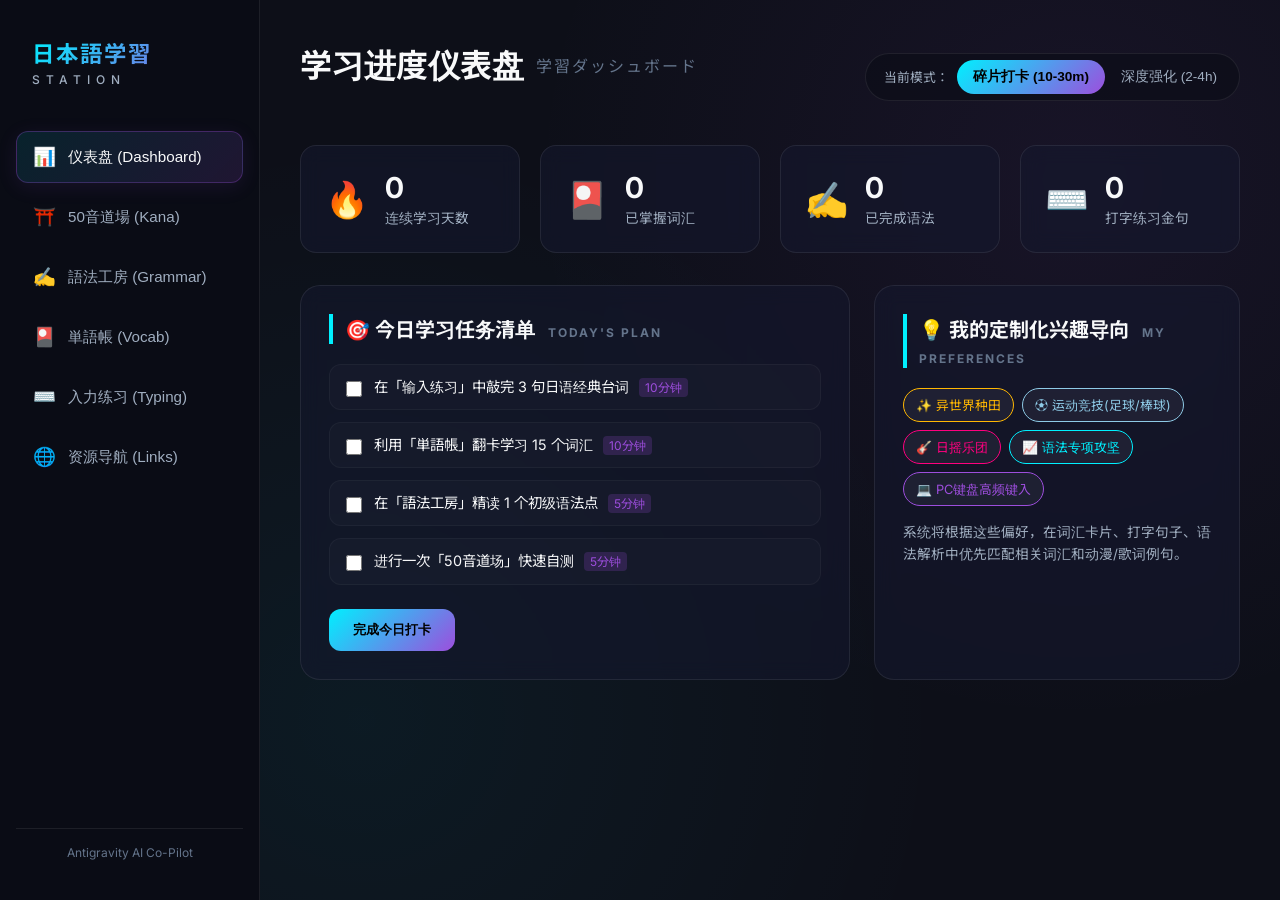
<file: old_persisted/version1.0/index.html>
<!DOCTYPE html>
<html lang="zh-CN">
<head>
  <meta charset="UTF-8">
  <meta name="viewport" content="width=device-width, initial-scale=1.0">
  <title>日本語学習ステーション - Japanese Learning Station</title>
  <!-- 引入 Google 字体 -->
  <link rel="preconnect" href="https://fonts.googleapis.com">
  <link rel="preconnect" href="https://fonts.gstatic.com" crossorigin>
  <link href="https://fonts.googleapis.com/css2?family=Inter:wght@300;400;500;600;700&family=Noto+Sans+JP:wght@300;400;500;700&display=swap" rel="stylesheet">
  <!-- 引入样式 -->
  <link rel="stylesheet" href="index.css">
</head>
<body>
  <div class="app-container">
    <!-- 侧边导航栏 -->
    <aside class="sidebar">
      <div class="brand">
        <span class="brand-jp">日本語学習</span>
        <span class="brand-en">STATION</span>
      </div>
      <nav class="nav-menu">
        <button class="nav-item active" data-tab="dashboard">
          <span class="icon">📊</span> 仪表盘 (Dashboard)
        </button>
        <button class="nav-item" data-tab="gojuon">
          <span class="icon">⛩️</span> 50音道場 (Kana)
        </button>
        <button class="nav-item" data-tab="grammar">
          <span class="icon">✍️</span> 語法工房 (Grammar)
        </button>
        <button class="nav-item" data-tab="vocab">
          <span class="icon">🎴</span> 単語帳 (Vocab)
        </button>
        <button class="nav-item" data-tab="typing">
          <span class="icon">⌨️</span> 入力练习 (Typing)
        </button>
        <button class="nav-item" data-tab="resources">
          <span class="icon">🌐</span> 资源导航 (Links)
        </button>
      </nav>
      <div class="sidebar-footer">
        <p>Antigravity AI Co-Pilot</p>
      </div>
    </aside>

    <!-- 主展示区 -->
    <main class="main-content">
      <!-- 1. 仪表盘模块 -->
      <section id="dashboard" class="tab-content active">
        <div class="header-area">
          <h1>学习进度仪表盘 <span class="subtitle">学習ダッシュボード</span></h1>
          <div class="mode-selector">
            <span class="mode-label">当前模式：</span>
            <button id="btn-mode-fragment" class="mode-btn active">碎片打卡 (10-30m)</button>
            <button id="btn-mode-intensive" class="mode-btn">深度强化 (2-4h)</button>
          </div>
        </div>

        <div class="stats-grid">
          <div class="stat-card">
            <div class="stat-icon">🔥</div>
            <div class="stat-info">
              <span class="stat-value" id="stat-streak">0</span>
              <span class="stat-title">连续学习天数</span>
            </div>
          </div>
          <div class="stat-card">
            <div class="stat-icon">🎴</div>
            <div class="stat-info">
              <span class="stat-value" id="stat-words">0</span>
              <span class="stat-title">已掌握词汇</span>
            </div>
          </div>
          <div class="stat-card">
            <div class="stat-icon">✍️</div>
            <div class="stat-info">
              <span class="stat-value" id="stat-grammar">0</span>
              <span class="stat-title">已完成语法</span>
            </div>
          </div>
          <div class="stat-card">
            <div class="stat-icon">⌨️</div>
            <div class="stat-info">
              <span class="stat-value" id="stat-typing">0</span>
              <span class="stat-title">打字练习金句</span>
            </div>
          </div>
        </div>

        <div class="dashboard-details">
          <!-- 今日任务卡片 -->
          <div class="content-card today-todo">
            <h2>🎯 今日学习任务清单 <span class="sub-h2">TODAY'S PLAN</span></h2>
            <ul class="todo-list" id="todo-list-container">
              <!-- JS动态生成 -->
            </ul>
            <div class="todo-actions">
              <button id="btn-complete-today" class="primary-btn">完成今日打卡</button>
            </div>
          </div>
          <!-- 动漫兴趣切入点说明 -->
          <div class="content-card preference-card">
            <h2>💡 我的定制化兴趣导向 <span class="sub-h2">MY PREFERENCES</span></h2>
            <div class="preference-tags">
              <span class="tag tag-isekai">✨ 异世界种田</span>
              <span class="tag tag-sports">⚽ 运动竞技(足球/棒球)</span>
              <span class="tag tag-jrock">🎸 日摇乐团</span>
              <span class="tag tag-grammar">📈 语法专项攻坚</span>
              <span class="tag tag-pc">💻 PC键盘高频键入</span>
            </div>
            <p class="pref-desc">
              系统将根据这些偏好，在词汇卡片、打字句子、语法解析中优先匹配相关词汇和动漫/歌词例句。
            </p>
          </div>
        </div>
      </section>

      <!-- 2. 50音道場模块 -->
      <section id="gojuon" class="tab-content">
        <h1>五十音图道场 <span class="subtitle">五十音図道場</span></h1>
        <div class="control-bar">
          <div class="filter-group">
            <button class="filter-btn active" data-kana-type="hiragana">平假名 (Hiragana)</button>
            <button class="filter-btn" data-kana-type="katakana">片假名 (Katakana)</button>
          </div>
          <button id="btn-kana-quiz" class="action-btn">🎯 进入假名自测</button>
        </div>

        <!-- 50音网格 -->
        <div class="gojuon-grid" id="gojuon-grid-container">
          <!-- JS动态载入五十音卡片 -->
        </div>

        <!-- 自测弹窗（非阻塞弹窗） -->
        <div class="quiz-panel hidden" id="kana-quiz-panel">
          <div class="quiz-header">
            <h3>⚡ 假名快速反应测试</h3>
            <button id="btn-close-quiz" class="close-btn">&times;</button>
          </div>
          <div class="quiz-body">
            <div class="quiz-question" id="quiz-question-char">あ</div>
            <div class="quiz-options" id="quiz-options-container">
              <!-- 四个选项 -->
            </div>
            <div class="quiz-feedback" id="quiz-feedback-text"></div>
          </div>
        </div>
      </section>

      <!-- 3. 語法工房模块 -->
      <section id="grammar" class="tab-content">
        <h1>语法的体系化学习 <span class="subtitle">文法工房</span></h1>
        <div class="control-bar">
          <div class="filter-group">
            <button class="filter-btn active" data-grammar-level="all">全部级别</button>
            <button class="filter-btn" data-grammar-level="N5">N5 (初级)</button>
            <button class="filter-btn" data-grammar-level="N4">N4 (中下级)</button>
          </div>
        </div>

        <div class="grammar-list" id="grammar-list-container">
          <!-- JS动态加载语法折叠卡片 -->
        </div>
      </section>

      <!-- 4. 单语帐模块 -->
      <section id="vocab" class="tab-content">
        <h1>兴趣分类单词卡 <span class="subtitle">単語帳</span></h1>
        <div class="control-bar">
          <div class="filter-group">
            <button class="filter-btn active" data-vocab-cat="all">全部主题</button>
            <button class="filter-btn" data-vocab-cat="isekai">✨ 异世界与种田</button>
            <button class="filter-btn" data-vocab-cat="sports">⚽ 运动竞技</button>
            <button class="filter-btn" data-vocab-cat="jrock">🎸 日摇乐团</button>
          </div>
        </div>

        <div class="vocab-grid" id="vocab-grid-container">
          <!-- JS动态加载词汇卡片 -->
        </div>
      </section>

      <!-- 5. 输入练习模块 -->
      <section id="typing" class="tab-content">
        <h1>日语键盘键入练习 <span class="subtitle">タイピング練習</span></h1>
        
        <div class="typing-container">
          <div class="typing-card">
            <!-- 题材标签 -->
            <span class="typing-tag" id="typing-category-tag">【动漫金句】</span>
            <!-- 日文展示 -->
            <div class="jp-sentence" id="typing-jp-text">俺はスローライフを送りたい。</div>
            <!-- 中文释义 -->
            <div class="cn-sentence" id="typing-cn-text">我想过慢生活。</div>
            <!-- 罗马字引导区 -->
            <div class="romaji-guide" id="typing-romaji-guide">
              <!-- 动态高亮输入状态 -->
            </div>
            <!-- 实时接收输入的隐藏输入框或文本域 -->
            <input type="text" id="typing-input" autocomplete="off" placeholder="点击此处，在英文输入法状态下根据上方的蓝色罗马字敲击键盘..." />
          </div>

          <!-- 统计与控制 -->
          <div class="typing-stats-panel">
            <div class="t-stat">
              <span class="t-stat-label">准确率</span>
              <span class="t-stat-val" id="typing-accuracy">100%</span>
            </div>
            <div class="t-stat">
              <span class="t-stat-label">字数 CPM</span>
              <span class="t-stat-val" id="typing-cpm">0</span>
            </div>
            <button id="btn-next-typing" class="action-btn">跳过此句</button>
          </div>

          <!-- 虚拟键盘引导（高亮按键） -->
          <div class="keyboard-guide">
            <div class="keyboard-row">
              <div class="key" id="key-Q">Q</div><div class="key" id="key-W">W</div><div class="key" id="key-E">E</div><div class="key" id="key-R">R</div><div class="key" id="key-T">T</div><div class="key" id="key-Y">Y</div><div class="key" id="key-U">U</div><div class="key" id="key-I">I</div><div class="key" id="key-O">O</div><div class="key" id="key-P">P</div>
            </div>
            <div class="keyboard-row">
              <div class="key" id="key-A">A</div><div class="key" id="key-S">S</div><div class="key" id="key-D">D</div><div class="key" id="key-F">F</div><div class="key" id="key-G">G</div><div class="key" id="key-H">H</div><div class="key" id="key-J">J</div><div class="key" id="key-K">K</div><div class="key" id="key-L">L</div>
            </div>
            <div class="keyboard-row">
              <div class="key" id="key-Z">Z</div><div class="key" id="key-X">X</div><div class="key" id="key-C">C</div><div class="key" id="key-V">V</div><div class="key" id="key-B">B</div><div class="key" id="key-N">N</div><div class="key" id="key-M">M</div>
            </div>
            <div class="keyboard-row">
              <div class="key long-key" id="key-SPACE">SPACE</div>
            </div>
          </div>
        </div>
      </section>

      <!-- 6. 资源导航模块 -->
      <section id="resources" class="tab-content">
        <h1>日语在线学习导航 <span class="subtitle">リソースリンク</span></h1>
        <div class="resources-grid" id="resources-grid-container">
          <!-- JS动态加载 -->
        </div>
      </section>
    </main>
  </div>

  <!-- 引入外部数据与逻辑 -->
  <script src="data.js"></script>
  <script src="app.js"></script>
</body>
</html>
</file>
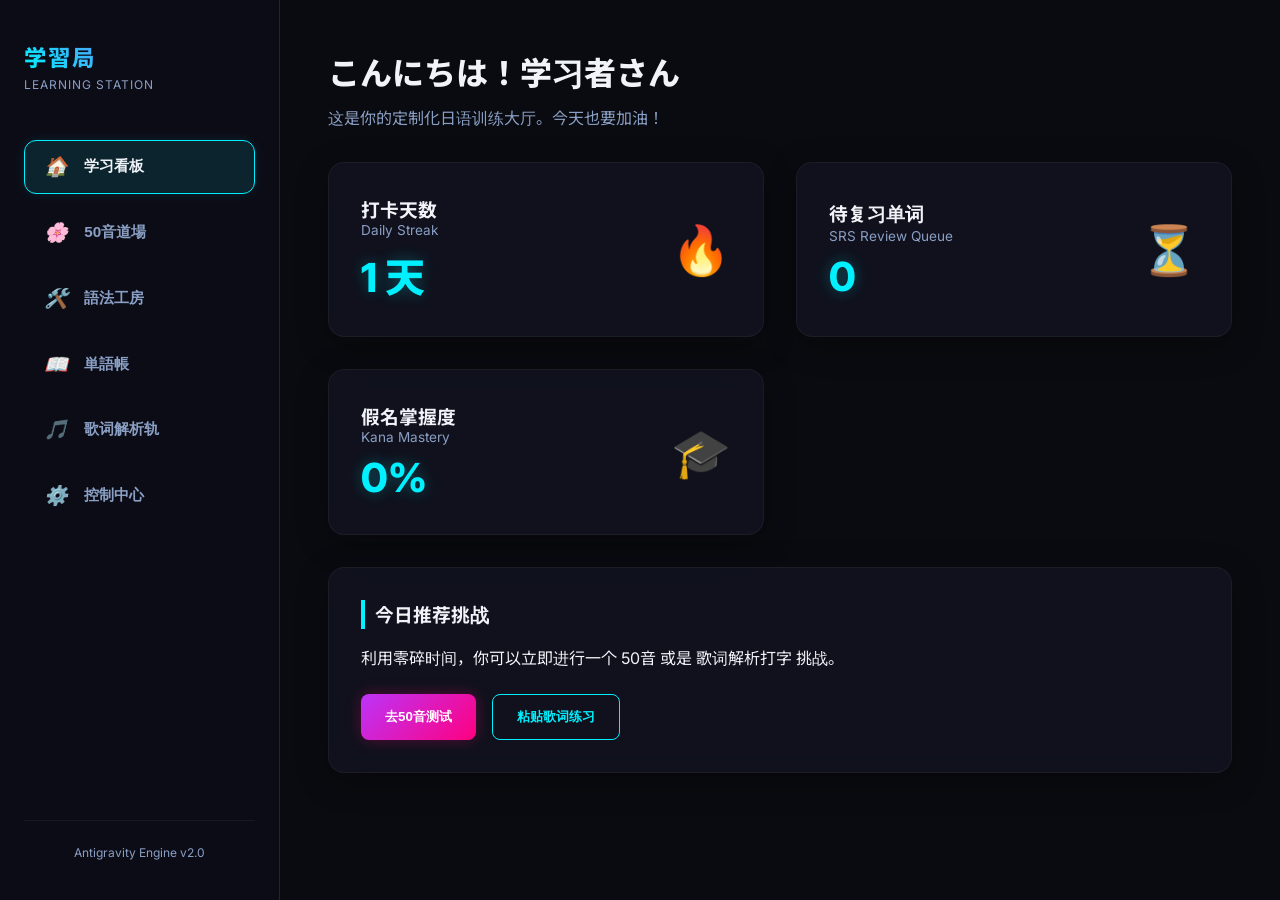
<file: old_persisted/version2.0/index.html>
<!DOCTYPE html>
<html lang="zh-CN">
<head>
  <meta charset="UTF-8">
  <meta name="viewport" content="width=device-width, initial-scale=1.0">
  <title>日本語学習ステーション - Japanese Learning Station</title>
  <link rel="preconnect" href="https://fonts.googleapis.com">
  <link rel="preconnect" href="https://fonts.gstatic.com" crossorigin>
  <link href="https://fonts.googleapis.com/css2?family=Inter:wght@300;400;600;800&family=Noto+Sans+JP:wght@400;700&display=swap" rel="stylesheet">
  <style>
    /* CSS 设计系统与全局样式 */
    :root {
      --bg-main: #0a0b10;
      --bg-card: rgba(20, 22, 37, 0.6);
      --bg-sidebar: rgba(13, 14, 24, 0.85);
      --border-glow: rgba(0, 240, 255, 0.15);
      --color-primary: #00f0ff;    /* 霓虹青 */
      --color-secondary: #bc34fa;  /* 霓虹紫 */
      --color-accent: #ff007f;     /* 霓虹粉红 */
      --color-success: #39ff14;    /* 荧光绿 */
      --color-text-main: #f0f3f8;
      --color-text-muted: #8a9fc4;
      --shadow-neon: 0 0 15px rgba(0, 240, 255, 0.3);
      --shadow-neon-pink: 0 0 15px rgba(255, 0, 127, 0.3);
      --transition-smooth: all 0.3s cubic-bezier(0.4, 0, 0.2, 1);
    }

    * {
      box-sizing: border-box;
      margin: 0;
      padding: 0;
    }

    body {
      background-color: var(--bg-main);
      color: var(--color-text-main);
      font-family: 'Inter', 'Noto Sans JP', sans-serif;
      overflow-x: hidden;
      display: flex;
      min-height: 100vh;
    }

    /* 侧边导航栏 */
    aside {
      width: 280px;
      background: var(--bg-sidebar);
      border-right: 1px solid var(--border-glow);
      backdrop-filter: blur(12px);
      padding: 2.5rem 1.5rem;
      display: flex;
      flex-direction: column;
      position: fixed;
      height: 100vh;
      z-index: 100;
    }

    .brand {
      margin-bottom: 3rem;
      display: flex;
      flex-direction: column;
    }

    .brand h1 {
      font-size: 1.4rem;
      font-weight: 800;
      letter-spacing: 2px;
      background: linear-gradient(45deg, var(--color-primary), var(--color-secondary));
      -webkit-background-clip: text;
      -webkit-text-fill-color: transparent;
      text-transform: uppercase;
    }

    .brand span {
      font-size: 0.75rem;
      color: var(--color-text-muted);
      margin-top: 0.3rem;
      letter-spacing: 1px;
    }

    nav {
      display: flex;
      flex-direction: column;
      gap: 0.75rem;
      flex-grow: 1;
    }

    .nav-btn {
      background: transparent;
      border: 1px solid transparent;
      color: var(--color-text-muted);
      padding: 0.9rem 1.2rem;
      border-radius: 12px;
      font-size: 0.95rem;
      font-weight: 600;
      text-align: left;
      cursor: pointer;
      display: flex;
      align-items: center;
      gap: 1rem;
      transition: var(--transition-smooth);
    }

    .nav-btn:hover, .nav-btn.active {
      color: var(--color-text-main);
      background: rgba(0, 240, 255, 0.05);
      border-color: rgba(0, 240, 255, 0.3);
      box-shadow: 0 0 12px rgba(0, 240, 255, 0.1);
    }

    .nav-btn.active {
      border-color: var(--color-primary);
      background: rgba(0, 240, 255, 0.1);
    }

    .nav-btn i {
      font-size: 1.2rem;
      width: 24px;
    }

    .sidebar-footer {
      font-size: 0.75rem;
      color: var(--color-text-muted);
      border-top: 1px solid rgba(255, 255, 255, 0.05);
      padding-top: 1.5rem;
      text-align: center;
    }

    /* 主内容区 */
    main {
      margin-left: 280px;
      padding: 3rem;
      width: calc(100% - 280px);
      min-height: 100vh;
      display: flex;
      flex-direction: column;
    }

    /* 页面面板 Tab 控制 */
    .tab-content {
      display: none;
      animation: fadeIn 0.4s ease-out;
    }

    .tab-content.active {
      display: block;
    }

    @keyframes fadeIn {
      from { opacity: 0; transform: translateY(10px); }
      to { opacity: 1; transform: translateY(0); }
    }

    /* 通用玻璃态卡片 */
    .glass-card {
      background: var(--bg-card);
      border: 1px solid rgba(255, 255, 255, 0.05);
      border-radius: 16px;
      padding: 2rem;
      backdrop-filter: blur(10px);
      box-shadow: 0 8px 32px rgba(0, 0, 0, 0.3);
      transition: var(--transition-smooth);
    }

    .glass-card:hover {
      border-color: rgba(0, 240, 255, 0.2);
    }

    /* 霓虹按钮 */
    .btn-neon {
      background: linear-gradient(135deg, var(--color-secondary), var(--color-accent));
      border: none;
      color: white;
      padding: 0.8rem 1.5rem;
      border-radius: 8px;
      font-weight: 600;
      cursor: pointer;
      transition: var(--transition-smooth);
      box-shadow: var(--shadow-neon-pink);
    }

    .btn-neon:hover {
      transform: translateY(-2px);
      box-shadow: 0 0 20px rgba(255, 0, 127, 0.6);
    }

    .btn-outline {
      background: transparent;
      border: 1px solid var(--color-primary);
      color: var(--color-primary);
      padding: 0.8rem 1.5rem;
      border-radius: 8px;
      font-weight: 600;
      cursor: pointer;
      transition: var(--transition-smooth);
    }

    .btn-outline:hover {
      background: rgba(0, 240, 255, 0.1);
      box-shadow: var(--shadow-neon);
    }

    /* 仪表盘主页 */
    .dashboard-header {
      margin-bottom: 2rem;
    }

    .dashboard-header h2 {
      font-size: 2rem;
      font-weight: 800;
      margin-bottom: 0.5rem;
    }

    .dashboard-grid {
      display: grid;
      grid-template-columns: repeat(auto-fit, minmax(300px, 1fr));
      gap: 2rem;
      margin-bottom: 2rem;
    }

    .stat-card {
      display: flex;
      justify-content: space-between;
      align-items: center;
    }

    .stat-val {
      font-size: 2.5rem;
      font-weight: 800;
      color: var(--color-primary);
      text-shadow: var(--shadow-neon);
      margin-top: 0.5rem;
    }

    /* 实用全局输入组件 */
    .input-field {
      width: 100%;
      background: rgba(255, 255, 255, 0.05);
      border: 1px solid rgba(255, 255, 255, 0.1);
      border-radius: 8px;
      padding: 0.8rem 1.2rem;
      color: white;
      font-family: inherit;
      font-size: 1rem;
      outline: none;
      transition: var(--transition-smooth);
    }

    .input-field:focus {
      border-color: var(--color-primary);
      box-shadow: 0 0 10px rgba(0, 240, 255, 0.2);
    }

    /* 响应式适配 */
    @media (max-width: 900px) {
      aside { width: 80px; padding: 2rem 0.5rem; }
      aside .brand h1, aside .brand span, aside .nav-btn span, aside .sidebar-footer { display: none; }
      main { margin-left: 80px; width: calc(100% - 80px); padding: 1.5rem; }
      .nav-btn { justify-content: center; padding: 1rem; }
    }
  </style>
</head>
<body>

  <!-- 侧边导航栏 -->
  <aside>
    <div class="brand">
      <h1>学習局</h1>
      <span>LEARNING STATION</span>
    </div>

    <nav>
      <button class="nav-btn active" onclick="switchTab('dashboard')">
        <i>🏠</i> <span>学习看板</span>
      </button>
      <button class="nav-btn" onclick="switchTab('kana')">
        <i>🌸</i> <span>50音道場</span>
      </button>
      <button class="nav-btn" onclick="switchTab('grammar')">
        <i>🛠️</i> <span>語法工房</span>
      </button>
      <button class="nav-btn" onclick="switchTab('vocab')">
        <i>📖</i> <span>単語帳</span>
      </button>
      <button class="nav-btn" onclick="switchTab('parser')">
        <i>🎵</i> <span>歌词解析轨</span>
      </button>
      <button class="nav-btn" onclick="switchTab('data')">
        <i>⚙️</i> <span>控制中心</span>
      </button>
    </nav>

    <div class="sidebar-footer">
      Antigravity Engine v2.0
    </div>
  </aside>

  <!-- 主内容区 -->
  <main>
    <!-- TAB 1: 学习看板 -->
    <section id="dashboard" class="tab-content active">
      <div class="dashboard-header">
        <h2>こんにちは！学习者さん</h2>
        <p style="color: var(--color-text-muted)">这是你的定制化日语训练大厅。今天也要加油！</p>
      </div>

      <div class="dashboard-grid">
        <div class="glass-card stat-card">
          <div>
            <h3>打卡天数</h3>
            <p style="color: var(--color-text-muted); font-size: 0.85rem">Daily Streak</p>
            <div id="streak-val" class="stat-val">0 天</div>
          </div>
          <span style="font-size: 3rem">🔥</span>
        </div>

        <div class="glass-card stat-card">
          <div>
            <h3>待复习单词</h3>
            <p style="color: var(--color-text-muted); font-size: 0.85rem">SRS Review Queue</p>
            <div id="review-val" class="stat-val">0</div>
          </div>
          <span style="font-size: 3rem">⏳</span>
        </div>

        <div class="glass-card stat-card">
          <div>
            <h3>假名掌握度</h3>
            <p style="color: var(--color-text-muted); font-size: 0.85rem">Kana Mastery</p>
            <div id="kana-mastery-val" class="stat-val">0%</div>
          </div>
          <span style="font-size: 3rem">🎓</span>
        </div>
      </div>

      <div class="glass-card" style="margin-top: 1rem">
        <h3 style="margin-bottom: 1rem; border-left: 4px solid var(--color-primary); padding-left: 10px;">
          今日推荐挑战
        </h3>
        <p style="margin-bottom: 1.5rem">利用零碎时间，你可以立即进行一个 50音 或是 歌词解析打字 挑战。</p>
        <div style="display: flex; gap: 1rem;">
          <button class="btn-neon" onclick="switchTab('kana')">去50音测试</button>
          <button class="btn-outline" onclick="switchTab('parser')">粘贴歌词练习</button>
        </div>
      </div>
    </section>

    <!-- 占位Tab内容容器，后续步骤将依次写入内容 -->
    <section id="kana" class="tab-content">
      <style>
        .kana-nav {
          display: flex;
          gap: 1rem;
          margin-bottom: 2rem;
          border-bottom: 1px solid rgba(255, 255, 255, 0.1);
          padding-bottom: 1rem;
        }
        .kana-nav button {
          background: transparent;
          border: none;
          color: var(--color-text-muted);
          font-size: 1.1rem;
          font-weight: 600;
          cursor: pointer;
          padding: 0.5rem 1rem;
          transition: var(--transition-smooth);
        }
        .kana-nav button.active {
          color: var(--color-primary);
          border-bottom: 2px solid var(--color-primary);
        }
        .kana-panel {
          display: none;
        }
        .kana-panel.active {
          display: block;
        }
        /* 假名表样式 */
        .grid-header {
          display: flex;
          justify-content: space-between;
          align-items: center;
          margin-bottom: 1.5rem;
        }
        .kana-grid {
          display: grid;
          grid-template-columns: repeat(5, 1fr);
          gap: 1rem;
          max-width: 600px;
          margin: 0 auto;
        }
        .kana-cell {
          aspect-ratio: 1;
          background: rgba(255, 255, 255, 0.03);
          border: 1px solid rgba(255, 255, 255, 0.05);
          border-radius: 12px;
          display: flex;
          flex-direction: column;
          justify-content: center;
          align-items: center;
          cursor: pointer;
          transition: var(--transition-smooth);
          position: relative;
        }
        .kana-cell:hover {
          background: rgba(0, 240, 255, 0.08);
          border-color: var(--color-primary);
          transform: translateY(-2px);
        }
        .kana-char {
          font-size: 2.2rem;
          font-weight: 700;
        }
        .kana-romaji {
          font-size: 0.8rem;
          color: var(--color-text-muted);
          margin-top: 0.2rem;
        }
        /* 掌握度热力图状态色 */
        .mastery-high { background: rgba(57, 255, 20, 0.15) !important; border-color: var(--color-success) !important; }
        .mastery-mid { background: rgba(255, 165, 0, 0.15) !important; border-color: orange !important; }
        .mastery-low { background: rgba(255, 0, 127, 0.15) !important; border-color: var(--color-accent) !important; }

        /* 测试区域样式 */
        .quiz-setup {
          max-width: 500px;
          margin: 0 auto;
          display: flex;
          flex-direction: column;
          gap: 1.5rem;
        }
        .quiz-card {
          max-width: 500px;
          margin: 0 auto;
          text-align: center;
          display: none;
        }
        .quiz-question-box {
          font-size: 5rem;
          font-weight: 800;
          margin: 2rem 0;
          min-height: 120px;
          display: flex;
          justify-content: center;
          align-items: center;
        }
        .quiz-options {
          display: grid;
          grid-template-columns: repeat(2, 1fr);
          gap: 1rem;
          margin-top: 2rem;
        }
        .option-btn {
          background: rgba(255, 255, 255, 0.05);
          border: 1px solid rgba(255, 255, 255, 0.1);
          color: white;
          padding: 1.2rem;
          font-size: 1.2rem;
          border-radius: 12px;
          cursor: pointer;
          transition: var(--transition-smooth);
        }
        .option-btn:hover {
          background: rgba(0, 240, 255, 0.1);
          border-color: var(--color-primary);
        }
        .option-btn.correct {
          background: rgba(57, 255, 20, 0.2) !important;
          border-color: var(--color-success) !important;
        }
        .option-btn.wrong {
          background: rgba(255, 0, 127, 0.2) !important;
          border-color: var(--color-accent) !important;
        }

        /* 混淆对决 */
        .duel-container {
          display: flex;
          flex-wrap: wrap;
          gap: 1rem;
          justify-content: center;
          margin-top: 2rem;
        }

        /* 手写板 */
        .writing-sandbox {
          display: flex;
          gap: 2rem;
          justify-content: center;
          flex-wrap: wrap;
        }
        .canvas-container {
          position: relative;
          background: #11121b;
          border: 2px dashed rgba(255, 255, 255, 0.1);
          border-radius: 16px;
          width: 320px;
          height: 320px;
          box-shadow: 0 4px 20px rgba(0,0,0,0.5);
        }
        #canvas-guide {
          position: absolute;
          top: 0;
          left: 0;
          width: 100%;
          height: 100%;
          display: flex;
          justify-content: center;
          align-items: center;
          font-size: 14rem;
          color: rgba(255, 255, 255, 0.05);
          pointer-events: none;
          user-select: none;
          font-family: 'Noto Sans JP', sans-serif;
        }
        canvas {
          position: absolute;
          top: 0;
          left: 0;
          cursor: crosshair;
          z-index: 10;
        }
        .canvas-controls {
          display: flex;
          flex-direction: column;
          gap: 1rem;
          width: 250px;
        }
        .canvas-grid-lines {
          position: absolute;
          top: 0;
          left: 0;
          width: 100%;
          height: 100%;
          pointer-events: none;
          border: 1px solid rgba(255,255,255,0.05);
        }
        .canvas-grid-lines::before {
          content: '';
          position: absolute;
          top: 50%;
          left: 0;
          width: 100%;
          border-top: 1px dashed rgba(255, 255, 255, 0.15);
        }
        .canvas-grid-lines::after {
          content: '';
          position: absolute;
          left: 50%;
          top: 0;
          height: 100%;
          border-left: 1px dashed rgba(255, 255, 255, 0.15);
        }
      </style>

      <div class="kana-nav">
        <button id="btn-tab-grid" class="active" onclick="switchKanaPanel('grid')">五十音图</button>
        <button id="btn-tab-quiz" onclick="switchKanaPanel('quiz')">自测挑战</button>
        <button id="btn-tab-duel" onclick="switchKanaPanel('duel')">易混淆对决</button>
        <button id="btn-tab-write" onclick="switchKanaPanel('write')">笔顺临摹</button>
      </div>

      <!-- 面板 1: 五十音图 -->
      <div id="kana-panel-grid" class="kana-panel active">
        <div class="grid-header">
          <h3>假名网格发音看板 (点击发音)</h3>
          <div>
            <button class="btn-outline" style="padding: 0.5rem 1rem;" onclick="toggleKanaType('hira')">平假名</button>
            <button class="btn-outline" style="padding: 0.5rem 1rem;" onclick="toggleKanaType('kata')">片假名</button>
          </div>
        </div>
        <div class="kana-grid" id="kana-grid-container"></div>
      </div>

      <!-- 面板 2: 自测挑战 -->
      <div id="kana-panel-quiz" class="kana-panel">
        <div id="quiz-setup-box" class="quiz-setup glass-card">
          <h3>自定义测评设置</h3>
          <div>
            <label style="display:block; margin-bottom: 0.5rem">测试范围</label>
            <select id="quiz-scope" class="input-field">
              <option value="all">平假名 + 片假名</option>
              <option value="hira">仅平假名 (ひらがな)</option>
              <option value="kata">仅片假名 (カタカナ)</option>
            </select>
          </div>
          <div>
            <label style="display:block; margin-bottom: 0.5rem">题型模式</label>
            <select id="quiz-mode" class="input-field">
              <option value="kana-to-romaji">看假名选罗马字</option>
              <option value="romaji-to-kana">看罗马字选假名</option>
              <option value="listen-to-kana">听音选假名 (TTS)</option>
            </select>
          </div>
          <button class="btn-neon" onclick="startKanaQuiz()">开始测试</button>
        </div>

        <div id="quiz-card-box" class="quiz-card glass-card">
          <div style="display:flex; justify-content:space-between; color: var(--color-text-muted)">
            <span id="quiz-progress">0/10</span>
            <span id="quiz-timer">⏱️ 0.0s</span>
          </div>
          <div id="quiz-speaker-btn" style="display:none; margin-top: 1rem; cursor:pointer; font-size: 2rem;">🔊</div>
          <div class="quiz-question-box" id="quiz-q-content">あ</div>
          <div class="quiz-options" id="quiz-options-container"></div>
        </div>
      </div>

      <!-- 面板 3: 易混淆对决 -->
      <div id="kana-panel-duel" class="kana-panel glass-card">
        <h3>专项混淆突破挑战</h3>
        <p style="color: var(--color-text-muted); margin-bottom: 1.5rem">假名形状高度相似，是初期识别度慢的主因。选一组进行高强度辨识对决吧：</p>
        <div class="duel-container">
          <button class="btn-outline" onclick="startConfusingDuel(['さ', 'ち'])">さ vs ち</button>
          <button class="btn-outline" onclick="startConfusingDuel(['れ', 'ね', 'わ'])">れ vs ね vs わ</button>
          <button class="btn-outline" onclick="startConfusingDuel(['ぬ', 'め'])">ぬ vs め</button>
          <button class="btn-outline" onclick="startConfusingDuel(['ソ', 'ン'])">片假名 ソ vs ン</button>
          <button class="btn-outline" onclick="startConfusingDuel(['シ', 'ツ'])">片假名 シ vs ツ</button>
        </div>

        <div id="duel-quiz-box" style="display:none; margin-top: 2rem; border-top: 1px solid rgba(255,255,255,0.1); padding-top: 2rem;">
          <h4 style="text-align: center; margin-bottom: 1rem">快速判断：下方假名的罗马字是？</h4>
          <div id="duel-question" style="font-size: 6rem; text-align: center; margin-bottom: 2rem; font-weight: 800;">れ</div>
          <div id="duel-options" style="display:flex; gap:1rem; justify-content:center"></div>
        </div>
      </div>

      <!-- 面板 4: 笔顺临摹 -->
      <div id="kana-panel-write" class="kana-panel glass-card">
        <h3>触屏/手写临摹沙盒</h3>
        <p style="color: var(--color-text-muted); margin-bottom: 1.5rem">选择右侧假名可在背景生成灰色临摹字迹，使用鼠标/手指可在画板内书写。</p>
        
        <div class="writing-sandbox">
          <div class="canvas-container">
            <div class="canvas-grid-lines"></div>
            <div id="canvas-guide"></div>
            <canvas id="writing-canvas" width="320" height="320"></canvas>
          </div>
          
          <div class="canvas-controls">
            <button class="btn-neon" onclick="clearWritingCanvas()">清除画板</button>
            <button class="btn-outline" onclick="playWritingVoice()">发音示范</button>
            <select id="canvas-select-kana" class="input-field" onchange="loadCanvasGuide(this.value)">
              <option value="">-- 选择临摹假名 --</option>
            </select>
          </div>
        </div>
      </div>

      <script>
        // 50音基础数据
        const KANA_DATA = [
          { hira: 'あ', kata: 'ア', romaji: 'a' },  { hira: 'い', kata: 'イ', romaji: 'i' },  { hira: 'う', kata: 'ウ', romaji: 'u' },  { hira: 'え', kata: 'エ', romaji: 'e' },  { hira: 'お', kata: 'オ', romaji: 'o' },
          { hira: 'か', kata: 'カ', romaji: 'ka' }, { hira: 'き', kata: 'キ', romaji: 'ki' }, { hira: 'く', kata: 'ク', romaji: 'ku' }, { hira: 'け', kata: 'ケ', romaji: 'ke' }, { hira: 'こ', kata: 'コ', romaji: 'ko' },
          { hira: 'さ', kata: 'サ', romaji: 'sa' }, { hira: 'し', kata: 'シ', romaji: 'shi' },{ hira: 'す', kata: 'ス', romaji: 'su' }, { hira: 'せ', kata: 'セ', romaji: 'se' }, { hira: 'そ', kata: 'ソ', romaji: 'so' },
          { hira: 'た', kata: 'タ', romaji: 'ta' }, { hira: 'ち', kata: 'チ', romaji: 'chi' },{ hira: 'つ', kata: 'ツ', romaji: 'tsu' },{ hira: 'て', kata: 'テ', romaji: 'te' }, { hira: 'と', kata: 'ト', romaji: 'to' },
          { hira: 'な', kata: 'ナ', romaji: 'na' }, { hira: 'に', kata: 'ニ', romaji: 'ni' }, { hira: 'ぬ', kata: 'ヌ', romaji: 'nu' }, { hira: 'ね', kata: 'ネ', romaji: 'ne' }, { hira: 'の', kata: 'ノ', romaji: 'no' },
          { hira: 'は', kata: 'ハ', romaji: 'ha' }, { hira: 'ひ', kata: 'ヒ', romaji: 'hi' }, { hira: 'ふ', kata: 'フ', romaji: 'fu' }, { hira: 'へ', kata: 'ヘ', romaji: 'he' }, { hira: 'ほ', kata: 'ホ', romaji: 'ho' },
          { hira: 'ま', kata: 'マ', romaji: 'ma' }, { hira: 'み', kata: 'ミ', romaji: 'mi' }, { hira: 'む', kata: 'ム', romaji: 'mu' }, { hira: 'め', kata: 'メ', romaji: 'me' }, { hira: 'も', kata: 'モ', romaji: 'mo' },
          { hira: 'や', kata: 'ヤ', romaji: 'ya' }, { hira: 'ゆ', kata: 'ユ', romaji: 'yu' }, { hira: 'よ', kata: 'ヨ', romaji: 'yo' },
          { hira: 'ら', kata: 'ラ', romaji: 'ra' }, { hira: 'り', kata: 'リ', romaji: 'ri' }, { hira: 'る', kata: 'ル', romaji: 'ru' }, { hira: 'れ', kata: 'レ', romaji: 're' }, { hira: 'ろ', kata: 'ロ', romaji: 'ro' },
          { hira: 'わ', kata: 'ワ', romaji: 'wa' }, { hira: 'を', kata: 'ヲ', romaji: 'wo' }, { hira: 'ん', kata: 'ン', romaji: 'nn' }
        ];

        let currentKanaType = 'hira'; // hira or kata

        // 初始化面板
        function init_kana() {
          renderKanaGrid();
          initWritingCanvas();
          populateCanvasSelect();
        }

        function switchKanaPanel(panelId) {
          document.querySelectorAll('.kana-panel').forEach(p => p.classList.remove('active'));
          document.querySelectorAll('.kana-nav button').forEach(b => b.classList.remove('active'));
          
          document.getElementById(`kana-panel-${panelId}`).classList.add('active');
          document.getElementById(`btn-tab-${panelId}`).classList.add('active');
        }

        // 渲染假名热力图
        function renderKanaGrid() {
          const container = document.getElementById('kana-grid-container');
          container.innerHTML = '';
          const mastery = JSON.parse(localStorage.getItem('kana_mastery') || '{}');

          KANA_DATA.forEach(item => {
            const cell = document.createElement('div');
            cell.className = 'kana-cell';
            const char = currentKanaType === 'hira' ? item.hira : item.kata;
            
            // 计算热度
            const record = mastery[char];
            if (record) {
              if (record.wrong > 1) {
                cell.classList.add('mastery-low'); // 错的多底红
              } else if (record.correct >= 3) {
                cell.classList.add('mastery-high'); // 对的起飞底绿
              } else if (record.correct > 0) {
                cell.classList.add('mastery-mid'); // 底橙
              }
            }

            cell.innerHTML = `
              <span class="kana-char">${char}</span>
              <span class="kana-romaji">${item.romaji}</span>
            `;
            cell.onclick = () => AudioCenter.speak(char);
            container.appendChild(cell);
          });
        }

        function toggleKanaType(type) {
          currentKanaType = type;
          renderKanaGrid();
        }

        // 测试控制
        let quizQuestions = [];
        let currentQuizIndex = 0;
        let quizTimerInterval;
        let quizStartTime;

        function startKanaQuiz() {
          const scope = document.getElementById('quiz-scope').value;
          const mode = document.getElementById('quiz-mode').value;
          
          // 挑选池
          let pool = [];
          if (scope === 'hira' || scope === 'all') {
            pool = pool.concat(KANA_DATA.map(i => ({ char: i.hira, romaji: i.romaji })));
          }
          if (scope === 'kata' || scope === 'all') {
            pool = pool.concat(KANA_DATA.map(i => ({ char: i.kata, romaji: i.romaji })));
          }

          // 乱序抽取10个
          pool.sort(() => Math.random() - 0.5);
          quizQuestions = pool.slice(0, 10);
          currentQuizIndex = 0;

          document.getElementById('quiz-setup-box').style.display = 'none';
          document.getElementById('quiz-card-box').style.display = 'block';

          quizStartTime = Date.now();
          quizTimerInterval = setInterval(() => {
            const sec = ((Date.now() - quizStartTime) / 1000).toFixed(1);
            document.getElementById('quiz-timer').innerText = `⏱️ ${sec}s`;
          }, 100);

          showQuizQuestion(mode);
        }

        function showQuizQuestion(mode) {
          if (currentQuizIndex >= 10) {
            endQuiz();
            return;
          }

          document.getElementById('quiz-progress').innerText = `${currentQuizIndex + 1}/10`;
          const current = quizQuestions[currentQuizIndex];
          const qContent = document.getElementById('quiz-q-content');
          const speaker = document.getElementById('quiz-speaker-btn');
          
          speaker.style.display = mode === 'listen-to-kana' ? 'block' : 'none';
          speaker.onclick = () => AudioCenter.speak(current.char);

          if (mode === 'listen-to-kana') {
            qContent.innerText = '？';
            AudioCenter.speak(current.char);
          } else if (mode === 'kana-to-romaji') {
            qContent.innerText = current.char;
          } else {
            qContent.innerText = current.romaji;
          }

          // 生成选项
          let options = [];
          if (mode === 'kana-to-romaji') {
            options.push(current.romaji);
            while (options.length < 4) {
              const r = KANA_DATA[Math.floor(Math.random() * KANA_DATA.length)].romaji;
              if (!options.includes(r)) options.push(r);
            }
          } else {
            options.push(current.char);
            while (options.length < 4) {
              const poolChar = KANA_DATA[Math.floor(Math.random() * KANA_DATA.length)];
              const c = Math.random() > 0.5 ? poolChar.hira : poolChar.kata;
              if (!options.includes(c)) options.push(c);
            }
          }
          options.sort(() => Math.random() - 0.5);

          const optContainer = document.getElementById('quiz-options-container');
          optContainer.innerHTML = '';
          options.forEach(opt => {
            const btn = document.createElement('button');
            btn.className = 'option-btn';
            btn.innerText = opt;
            btn.onclick = () => checkQuizAnswer(btn, opt, current, mode);
            optContainer.appendChild(btn);
          });
        }

        function checkQuizAnswer(btn, chosen, current, mode) {
          // 锁定所有按钮防止连点
          document.querySelectorAll('.option-btn').forEach(b => b.disabled = true);
          
          const isCorrect = (mode === 'kana-to-romaji' && chosen === current.romaji) || 
                            (mode !== 'kana-to-romaji' && chosen === current.char);
          
          // 更新本地数据
          const mastery = JSON.parse(localStorage.getItem('kana_mastery') || '{}');
          if (!mastery[current.char]) mastery[current.char] = { correct: 0, wrong: 0 };

          if (isCorrect) {
            btn.classList.add('correct');
            mastery[current.char].correct++;
          } else {
            btn.classList.add('wrong');
            mastery[current.char].wrong++;
            
            // 找出正确答案高亮
            document.querySelectorAll('.option-btn').forEach(b => {
              if (b.innerText === (mode === 'kana-to-romaji' ? current.romaji : current.char)) {
                b.classList.add('correct');
              }
            });
          }

          localStorage.setItem('kana_mastery', JSON.stringify(mastery));

          setTimeout(() => {
            currentQuizIndex++;
            showQuizQuestion(mode);
          }, 1200);
        }

        function endQuiz() {
          clearInterval(quizTimerInterval);
          alert('测试完成！正在返回设置主页。');
          document.getElementById('quiz-setup-box').style.display = 'block';
          document.getElementById('quiz-card-box').style.display = 'none';
          updateDashboardStats();
          renderKanaGrid();
        }

        // 混淆对决
        let duelGroup = [];
        let currentDuelTarget = '';
        function startConfusingDuel(chars) {
          duelGroup = chars;
          document.getElementById('duel-quiz-box').style.display = 'block';
          nextDuel();
        }

        function nextDuel() {
          currentDuelTarget = duelGroup[Math.floor(Math.random() * duelGroup.length)];
          document.getElementById('duel-question').innerText = currentDuelTarget;

          const matchItem = KANA_DATA.find(i => i.hira === currentDuelTarget || i.kata === currentDuelTarget) || {romaji: ''};
          
          const options = duelGroup.map(char => {
            const item = KANA_DATA.find(i => i.hira === char || i.kata === char);
            return item ? item.romaji : '';
          });

          const optBox = document.getElementById('duel-options');
          optBox.innerHTML = '';
          options.forEach(opt => {
            const btn = document.createElement('button');
            btn.className = 'btn-outline';
            btn.style.padding = '1rem 2rem';
            btn.innerText = opt;
            btn.onclick = () => {
              if (opt === matchItem.romaji) {
                btn.style.borderColor = 'var(--color-success)';
                btn.style.color = 'var(--color-success)';
                AudioCenter.speak(currentDuelTarget);
                setTimeout(nextDuel, 500);
              } else {
                btn.style.borderColor = 'var(--color-accent)';
                btn.style.color = 'var(--color-accent)';
              }
            };
            optBox.appendChild(btn);
          });
        }

        // 画布书写引擎
        let canvas, ctx, isDrawing = false;
        function initWritingCanvas() {
          canvas = document.getElementById('writing-canvas');
          ctx = canvas.getContext('2d');
          ctx.strokeStyle = '#00f0ff';
          ctx.lineWidth = 10;
          ctx.lineCap = 'round';
          ctx.lineJoin = 'round';

          const getPos = (e) => {
            const rect = canvas.getBoundingClientRect();
            const clientX = e.touches ? e.touches[0].clientX : e.clientX;
            const clientY = e.touches ? e.touches[0].clientY : e.clientY;
            return {
              x: clientX - rect.left,
              y: clientY - rect.top
            };
          };

          const startDraw = (e) => {
            isDrawing = true;
            const pos = getPos(e);
            ctx.beginPath();
            ctx.moveTo(pos.x, pos.y);
            e.preventDefault();
          };

          const draw = (e) => {
            if (!isDrawing) return;
            const pos = getPos(e);
            ctx.lineTo(pos.x, pos.y);
            ctx.stroke();
            e.preventDefault();
          };

          const stopDraw = () => isDrawing = false;

          canvas.addEventListener('mousedown', startDraw);
          canvas.addEventListener('mousemove', draw);
          canvas.addEventListener('mouseup', stopDraw);
          canvas.addEventListener('mouseout', stopDraw);

          canvas.addEventListener('touchstart', startDraw);
          canvas.addEventListener('touchmove', draw);
          canvas.addEventListener('touchend', stopDraw);
        }

        function clearWritingCanvas() {
          ctx.clearRect(0, 0, canvas.width, canvas.height);
        }

        function populateCanvasSelect() {
          const select = document.getElementById('canvas-select-kana');
          KANA_DATA.forEach(i => {
            const optHira = document.createElement('option');
            optHira.value = i.hira;
            optHira.innerText = `平 - ${i.hira} (${i.romaji})`;
            select.appendChild(optHira);
            const optKata = document.createElement('option');
            optKata.value = i.kata;
            optKata.innerText = `片 - ${i.kata} (${i.romaji})`;
            select.appendChild(optKata);
          });
        }

        function loadCanvasGuide(char) {
          document.getElementById('canvas-guide').innerText = char;
          clearWritingCanvas();
          if (char) AudioCenter.speak(char);
        }

        function playWritingVoice() {
          const char = document.getElementById('canvas-select-kana').value;
          if (char) AudioCenter.speak(char);
        }
      </script>
    </section>

    <section id="grammar" class="tab-content">
      <style>
        .grammar-nav {
          display: flex;
          gap: 1rem;
          margin-bottom: 2rem;
          border-bottom: 1px solid rgba(255, 255, 255, 0.1);
          padding-bottom: 1rem;
        }
        .grammar-nav button {
          background: transparent;
          border: none;
          color: var(--color-text-muted);
          font-size: 1.1rem;
          font-weight: 600;
          cursor: pointer;
          padding: 0.5rem 1rem;
          transition: var(--transition-smooth);
        }
        .grammar-nav button.active {
          color: var(--color-primary);
          border-bottom: 2px solid var(--color-primary);
        }
        .grammar-panel {
          display: none;
        }
        .grammar-panel.active {
          display: block;
        }
        /* 语法列表样式 */
        .grammar-list {
          display: grid;
          grid-template-columns: repeat(auto-fill, minmax(300px, 1fr));
          gap: 1.5rem;
        }
        .grammar-card {
          cursor: pointer;
        }
        .grammar-tag {
          font-size: 0.75rem;
          padding: 0.2rem 0.5rem;
          border-radius: 4px;
          font-weight: bold;
          text-transform: uppercase;
        }
        .tag-particle { background: rgba(0, 240, 255, 0.15); color: var(--color-primary); }
        .tag-verb { background: rgba(188, 52, 250, 0.15); color: var(--color-secondary); }
        .tag-pattern { background: rgba(255, 0, 127, 0.15); color: var(--color-accent); }
        
        .grammar-detail-modal {
          position: fixed;
          top: 0; left: 0; width: 100vw; height: 100vh;
          background: rgba(10, 11, 16, 0.85);
          backdrop-filter: blur(8px);
          display: none;
          justify-content: center;
          align-items: center;
          z-index: 1000;
        }
        .modal-content {
          width: 90%;
          max-width: 600px;
          animation: modalFade 0.3s ease-out;
        }
        @keyframes modalFade {
          from { opacity: 0; transform: scale(0.95); }
          to { opacity: 1; transform: scale(1); }
        }

        /* 拼图/卡片排序 */
        .card-slots {
          display: flex;
          gap: 0.8rem;
          min-height: 60px;
          border: 1px dashed rgba(255, 255, 255, 0.2);
          border-radius: 8px;
          padding: 0.8rem;
          margin-bottom: 1.5rem;
          flex-wrap: wrap;
          background: rgba(0,0,0,0.2);
        }
        .word-pool {
          display: flex;
          gap: 0.8rem;
          flex-wrap: wrap;
          justify-content: center;
        }
        .word-card {
          background: rgba(255, 255, 255, 0.08);
          border: 1px solid rgba(255, 255, 255, 0.1);
          color: white;
          padding: 0.6rem 1.2rem;
          border-radius: 8px;
          cursor: pointer;
          user-select: none;
          font-size: 1.1rem;
          transition: var(--transition-smooth);
        }
        .word-card:hover {
          background: rgba(0, 240, 255, 0.15);
          border-color: var(--color-primary);
        }
        .word-card.selected {
          opacity: 0.3;
          pointer-events: none;
        }
      </style>

      <div class="grammar-nav">
        <button id="btn-g-list" class="active" onclick="switchGrammarPanel('list')">核心语法库</button>
        <button id="btn-g-particle" onclick="switchGrammarPanel('particle')">助词挖空练</button>
        <button id="btn-g-verb" onclick="switchGrammarPanel('verb')">动词变形挑战</button>
        <button id="btn-g-sort" onclick="switchGrammarPanel('sort')">连词成句</button>
      </div>

      <!-- 面板 1: 语法浏览 -->
      <div id="grammar-panel-list" class="grammar-panel active">
        <div class="grammar-list" id="grammar-cards-container"></div>
      </div>

      <!-- 语法详情模态框 -->
      <div id="grammar-modal" class="grammar-detail-modal" onclick="closeGrammarModal()">
        <div class="glass-card modal-content" onclick="event.stopPropagation()">
          <div style="display:flex; justify-content:space-between; align-items:center; margin-bottom: 1.5rem">
            <span class="grammar-tag tag-particle" id="modal-tag">助词</span>
            <button class="btn-outline" style="padding: 0.3rem 0.6rem;" onclick="closeGrammarModal()">✕ 关闭</button>
          </div>
          <h2 id="modal-title" style="margin-bottom: 1rem">は (wa)</h2>
          <h4 id="modal-meaning" style="color: var(--color-primary); margin-bottom: 1.5rem">提示主题</h4>
          <p id="modal-explain" style="color: var(--color-text-muted); line-height: 1.6; margin-bottom: 1.5rem"></p>
          <div style="background: rgba(0,0,0,0.2); padding: 1.2rem; border-radius: 8px;">
            <p style="font-weight:bold; margin-bottom: 0.5rem">经典场景例句：</p>
            <div id="modal-examples"></div>
          </div>
        </div>
      </div>

      <!-- 面板 2: 助词填空 -->
      <div id="grammar-panel-particle" class="grammar-panel">
        <div class="glass-card" style="max-width: 600px; margin: 0 auto;">
          <h3 style="margin-bottom: 1.5rem; text-align: center">选择最恰当的助词补全句子</h3>
          <div id="p-question" style="font-size: 1.6rem; text-align: center; margin: 2rem 0; font-weight:700;">私はお茶 [ ? ] 飲みます。</div>
          <div id="p-translation" style="text-align: center; color: var(--color-text-muted); margin-bottom: 2rem;">我喝茶。</div>
          <div id="p-options" style="display:grid; grid-template-columns: repeat(2, 1fr); gap: 1rem;"></div>
        </div>
      </div>

      <!-- 面板 3: 动词变形 -->
      <div id="grammar-panel-verb" class="grammar-panel">
        <div class="glass-card" style="max-width: 600px; margin: 0 auto; text-align: center;">
          <h3>根据提示写出动词的正确变形</h3>
          <div id="v-verb-original" style="font-size: 2.5rem; font-weight: 800; color: var(--color-secondary); margin: 1.5rem 0;">食べる</div>
          <div id="v-task" style="font-size: 1.2rem; margin-bottom: 1.5rem;">变形目标：<span style="color: var(--color-primary); font-weight:bold" id="v-target-name">想吃 (たい形)</span></div>
          
          <div style="margin-bottom: 1.5rem">
            <input type="text" id="v-user-input" class="input-field" placeholder="请键入日语变形，如: たべたい" style="max-width: 300px; text-align: center; font-size: 1.2rem;" onkeydown="if(event.key==='Enter') checkVerbAnswer()">
          </div>
          <div style="display: flex; gap:1rem; justify-content:center">
            <button class="btn-neon" onclick="checkVerbAnswer()">提交验证</button>
            <button class="btn-outline" onclick="nextVerbQuestion()">跳过</button>
          </div>
          <div id="v-feedback" style="margin-top: 1.5rem; font-size: 1.2rem; min-height: 30px;"></div>
        </div>
      </div>

      <!-- 面板 4: 连词成句 -->
      <div id="grammar-panel-sort" class="grammar-panel">
        <div class="glass-card" style="max-width: 650px; margin: 0 auto;">
          <h3 style="text-align: center; margin-bottom: 1rem">连词成句排序</h3>
          <p id="s-translation" style="text-align: center; color: var(--color-primary); font-size: 1.2rem; margin-bottom: 2rem;">我明天打算去东京。</p>
          
          <div class="card-slots" id="sort-slots-container"></div>
          <div class="word-pool" id="sort-pool-container"></div>
          
          <div style="display: flex; gap:1rem; justify-content:center; margin-top: 2.5rem">
            <button class="btn-neon" onclick="checkSortAnswer()">检查排序</button>
            <button class="btn-outline" onclick="resetSortQuiz()">重置重来</button>
            <button class="btn-outline" onclick="nextSortQuestion()">下一题</button>
          </div>
        </div>
      </div>

      <script>
        // 核心语法库数据
        const GRAMMAR_DATABASE = [
          {
            title: 'は (wa)',
            category: 'particle',
            meaning: '提示句子的主题',
            explain: '接在名词后，用来提示句子的话题。在口语中表示「关于某某嘛…」。',
            examples: [
              { jp: '俺は海賊王になる男だ！', cn: '我是要成为海贼王的男人！ (海贼王)' },
              { jp: 'これは私の本です。', cn: '这是我的书。' }
            ]
          },
          {
            title: 'が (ga)',
            category: 'particle',
            meaning: '提示主语，强调主语本身',
            explain: '用于提示句子的主语。当你想表达「正是这个」或者回答谁做某事时使用。与「は」相比更侧重主语。',
            examples: [
              { jp: '俺がやる！', cn: '我来做！ (强调是我自己)' },
              { jp: '猫が好きです。', cn: '喜欢猫。' }
            ]
          },
          {
            title: 'を (o)',
            category: 'particle',
            meaning: '提示动作的对象 (宾语)',
            explain: '接在名词后面，提示该名词是后续及物动词（他动词）的宾语。',
            examples: [
              { jp: 'ご飯を食べます。', cn: '吃饭。' },
              { jp: 'サッカーをします。', cn: '踢足球。' }
            ]
          },
          {
            title: '～たい (-tai)',
            category: 'verb',
            meaning: '表示想做某事',
            explain: '动词ます形（去掉ます）加たい。表示说话者的主观意愿。',
            examples: [
              { jp: '日本に行きたいです。', cn: '想去日本。' },
              { jp: '魔法が使いたい！', cn: '我想使用魔法！ (异世界动漫常见)' }
            ]
          },
          {
            title: '～てください (-te kudasai)',
            category: 'pattern',
            meaning: '表示礼貌地请求或指示',
            explain: '动词て形加ください。在日常生活中或教导人时极常用。',
            examples: [
              { jp: '教えてください。', cn: '请教教我。' },
              { jp: '諦めないでください。', cn: '请不要放弃。' }
            ]
          },
          {
            title: '～ている (-te iru)',
            category: 'verb',
            meaning: '表示正在进行或状态的持续',
            explain: '动词て形加いる。对应中文的「正在…」或「…着」。',
            examples: [
              { jp: '今、勉強している。', cn: '现在正在学习。' },
              { jp: '俺は生きている！', cn: '我还活着！' }
            ]
          },
          {
            title: '～たことがある (-ta koto ga aru)',
            category: 'pattern',
            meaning: '表示曾经做过某事 (过去经历)',
            explain: '动词た形（过去式）加ことがある。常用来讲述经历。',
            examples: [
              { jp: '日本料理を食べたことがあります。', cn: '我吃过日本料理。' },
              { jp: 'その曲を聞いたことがあります。', cn: '我听过那首歌。' }
            ]
          },
          {
            title: '～つもり (-tsumuri)',
            category: 'pattern',
            meaning: '表示主观打算或计划',
            explain: '动词简体形加つもり。用于向他人陈述自己接下来的意图。',
            examples: [
              { jp: '明日、東京へ行くつもりです。', cn: '打算明天去东京。' },
              { jp: '強くなるつもりだ！', cn: '我一定要变强！' }
            ]
          }
        ];

        // 初始化语法工厂
        function init_grammar() {
          renderGrammarList();
          nextParticleQuestion();
          nextVerbQuestion();
          nextSortQuestion();
        }

        function switchGrammarPanel(panelId) {
          document.querySelectorAll('.grammar-panel').forEach(p => p.classList.remove('active'));
          document.querySelectorAll('.grammar-nav button').forEach(b => b.classList.remove('active'));
          
          document.getElementById(`grammar-panel-${panelId}`).classList.add('active');
          document.getElementById(`btn-g-${panelId}`).classList.add('active');
        }

        // 渲染列表
        function renderGrammarList() {
          const container = document.getElementById('grammar-cards-container');
          container.innerHTML = '';
          
          GRAMMAR_DATABASE.forEach(item => {
            const card = document.createElement('div');
            card.className = 'glass-card grammar-card';
            card.onclick = () => openGrammarModal(item);
            
            let tagClass = 'tag-pattern';
            let tagCN = '句型';
            if (item.category === 'particle') { tagClass = 'tag-particle'; tagCN = '助词'; }
            else if (item.category === 'verb') { tagClass = 'tag-verb'; tagCN = '动词变形'; }

            card.innerHTML = `
              <div style="display:flex; justify-content:space-between; align-items:center; margin-bottom: 1rem">
                <span class="grammar-tag ${tagClass}">${tagCN}</span>
              </div>
              <h3 style="font-size: 1.4rem; margin-bottom: 0.5rem">${item.title}</h3>
              <p style="color: var(--color-primary); font-size: 0.9rem; font-weight:600">${item.meaning}</p>
            `;
            container.appendChild(card);
          });
        }

        // 模态框打开关闭
        function openGrammarModal(item) {
          document.getElementById('modal-title').innerText = item.title;
          document.getElementById('modal-meaning').innerText = item.meaning;
          document.getElementById('modal-explain').innerText = item.explain;
          
          let tagCN = '句型';
          let tagClass = 'tag-pattern';
          if (item.category === 'particle') { tagClass = 'tag-particle'; tagCN = '助词'; }
          else if (item.category === 'verb') { tagClass = 'tag-verb'; tagCN = '动词变形'; }
          
          const tagEl = document.getElementById('modal-tag');
          tagEl.className = `grammar-tag ${tagClass}`;
          tagEl.innerText = tagCN;

          const exBox = document.getElementById('modal-examples');
          exBox.innerHTML = '';
          item.examples.forEach(ex => {
            const p = document.createElement('p');
            p.style.margin = '0.5rem 0';
            p.innerHTML = `<span style="color:var(--color-primary); font-size: 1.1rem; cursor:pointer;" onclick="AudioCenter.speak('${ex.jp}')">🔊 ${ex.jp}</span><br><span style="color:var(--color-text-muted); font-size: 0.9rem">${ex.cn}</span>`;
            exBox.appendChild(p);
          });

          document.getElementById('grammar-modal').style.display = 'flex';
        }

        function closeGrammarModal() {
          document.getElementById('grammar-modal').style.display = 'none';
        }

        // 助词测试题库
        const PARTICLE_QUIZZES = [
          { q: '私はお茶 [ ? ] 飲みます。', trans: '我喝茶。', ans: 'を', opts: ['を', 'は', 'に', 'が'] },
          { q: '学校 [ ? ] 行きます。', trans: '去学校。', ans: 'に', opts: ['に', 'を', 'で', 'と'] },
          { q: '図書館 [ ? ] 勉強します。', trans: '在图书馆学习。', ans: 'で', opts: ['で', 'に', 'を', 'が'] },
          { q: '猫 [ ? ] います。', trans: '有猫在（侧重存在对象）。', ans: 'が', opts: ['が', 'は', 'を', 'に'] },
          { q: '友達 [ ? ] 会います。', trans: '和朋友见面。', ans: 'に', opts: ['に', 'と', 'を', 'で'] }
        ];
        let currentPIndex = 0;

        function nextParticleQuestion() {
          const quiz = PARTICLE_QUIZZES[currentPIndex];
          document.getElementById('p-question').innerText = quiz.q;
          document.getElementById('p-translation').innerText = quiz.trans;

          const optBox = document.getElementById('p-options');
          optBox.innerHTML = '';
          quiz.opts.forEach(opt => {
            const btn = document.createElement('button');
            btn.className = 'option-btn';
            btn.innerText = opt;
            btn.onclick = () => {
              document.querySelectorAll('#p-options button').forEach(b => b.disabled = true);
              if (opt === quiz.ans) {
                btn.classList.add('correct');
              } else {
                btn.classList.add('wrong');
                // 高亮正确答案
                Array.from(document.querySelectorAll('#p-options button')).find(b => b.innerText === quiz.ans).classList.add('correct');
              }
              setTimeout(() => {
                currentPIndex = (currentPIndex + 1) % PARTICLE_QUIZZES.length;
                nextParticleQuestion();
              }, 1500);
            };
            optBox.appendChild(btn);
          });
        }

        // 动词变形练习库
        const VERB_QUIZZES = [
          { original: '食べる (taberu)', conjugation: '想吃 (たい形)', ans: '食べたい', romaji: 'tabetai' },
          { original: '行く (iku)', conjugation: '请去 (てください)', ans: '行ってください', romaji: 'ittekudasai' },
          { original: '勉強する (benkyou suru)', conjugation: '正在学习 (ている形)', ans: '勉強している', romaji: 'benkyouteiru' },
          { original: '飲む (nomu)', conjugation: '喝过 (た形/过去时)', ans: '饮んだ', romaji: 'nonda' },
          { original: '話す (hanasu)', conjugation: '能说 (可能形)', ans: '話せる', romaji: 'hanaseru' }
        ];
        let currentVIndex = 0;

        function nextVerbQuestion() {
          const quiz = VERB_QUIZZES[currentVIndex];
          document.getElementById('v-verb-original').innerText = quiz.original;
          document.getElementById('v-target-name').innerText = quiz.conjugation;
          document.getElementById('v-user-input').value = '';
          document.getElementById('v-feedback').innerHTML = '';
          document.getElementById('v-user-input').disabled = false;
        }

        function checkVerbAnswer() {
          const input = document.getElementById('v-user-input').value.trim().toLowerCase();
          const quiz = VERB_QUIZZES[currentVIndex];
          const feedback = document.getElementById('v-feedback');
          
          if (!input) return;
          
          // 支持罗马字和假名比对
          if (input === quiz.ans || input === quiz.romaji) {
            feedback.innerHTML = '<span style="color:var(--color-success)">🎉 正确！完美匹配！</span>';
            AudioCenter.speak(quiz.ans);
            document.getElementById('v-user-input').disabled = true;
            setTimeout(() => {
              currentVIndex = (currentVIndex + 1) % VERB_QUIZZES.length;
              nextVerbQuestion();
            }, 1800);
          } else {
            feedback.innerHTML = `<span style="color:var(--color-accent)">❌ 不太对哦，正确答案是: <strong style="color:white">${quiz.ans}</strong> (${quiz.romaji})</span>`;
          }
        }

        // 连词成句
        const SORT_QUIZZES = [
          { cn: '我明天打算去东京。', tokens: ['明日', '東京へ', '行く', 'つもりです'], correctStr: '明日東京へ行くつもりです' },
          { cn: '请吃苹果。', tokens: ['りんごを', '食べて', 'ください'], correctStr: 'りんごを食べてください' },
          { cn: '我想看动漫。', tokens: ['アニメが', '見たい', 'です'], correctStr: 'アニメが見たいいです' }
        ];
        let currentSIndex = 0;
        let selectedTokens = [];

        function nextSortQuestion() {
          const quiz = SORT_QUIZZES[currentSIndex];
          document.getElementById('s-translation').innerText = quiz.cn;
          selectedTokens = [];
          
          // 洗牌生成备选项
          const pool = [...quiz.tokens].sort(() => Math.random() - 0.5);
          
          renderSortLayout(pool);
        }

        function renderSortLayout(pool) {
          const slots = document.getElementById('sort-slots-container');
          slots.innerHTML = '';
          selectedTokens.forEach((tok, index) => {
            const span = document.createElement('span');
            span.className = 'word-card';
            span.innerText = tok;
            span.onclick = () => {
              selectedTokens.splice(index, 1);
              renderSortLayout(pool);
            };
            slots.appendChild(span);
          });

          const poolBox = document.getElementById('sort-pool-container');
          poolBox.innerHTML = '';
          pool.forEach(tok => {
            const card = document.createElement('div');
            card.className = 'word-card';
            // 计算被选中的数量来决定是否高亮置灰
            const instancesInSelected = selectedTokens.filter(t => t === tok).length;
            const totalInPool = pool.filter(t => t === tok).length;

            if (instancesInSelected >= totalInPool) {
              card.classList.add('selected');
            } else {
              card.onclick = () => {
                selectedTokens.push(tok);
                renderSortLayout(pool);
              };
            }
            card.innerText = tok;
            poolBox.appendChild(card);
          });
        }

        function resetSortQuiz() {
          selectedTokens = [];
          const quiz = SORT_QUIZZES[currentSIndex];
          const pool = [...quiz.tokens].sort(() => Math.random() - 0.5);
          renderSortLayout(pool);
        }

        function checkSortAnswer() {
          const joined = selectedTokens.join('');
          const quiz = SORT_QUIZZES[currentSIndex];
          
          if (joined === quiz.correctStr.replace(/\s+/g, '')) {
            alert('拼接完全正确！');
            AudioCenter.speak(joined);
            currentSIndex = (currentSIndex + 1) % SORT_QUIZZES.length;
            nextSortQuestion();
          } else {
            alert('顺序好像不太对，再试一次吧！');
          }
        }
      </script>
    </section>

    <section id="vocab" class="tab-content">
      <style>
        .vocab-nav {
          display: flex;
          gap: 1rem;
          margin-bottom: 2rem;
          border-bottom: 1px solid rgba(255, 255, 255, 0.1);
          padding-bottom: 1rem;
        }
        .vocab-nav button {
          background: transparent;
          border: none;
          color: var(--color-text-muted);
          font-size: 1.1rem;
          font-weight: 600;
          cursor: pointer;
          padding: 0.5rem 1rem;
          transition: var(--transition-smooth);
        }
        .vocab-nav button.active {
          color: var(--color-primary);
          border-bottom: 2px solid var(--color-primary);
        }
        .vocab-panel {
          display: none;
        }
        .vocab-panel.active {
          display: block;
        }
        /* 单词浏览器 */
        .vocab-filter-bar {
          display: flex;
          justify-content: space-between;
          margin-bottom: 1.5rem;
          gap: 1rem;
          flex-wrap: wrap;
        }
        .vocab-grid {
          display: grid;
          grid-template-columns: repeat(auto-fill, minmax(280px, 1fr));
          gap: 1.5rem;
        }
        .word-item-card {
          position: relative;
          padding: 1.5rem;
        }
        .word-delete-btn {
          position: absolute;
          top: 0.8rem;
          right: 0.8rem;
          background: transparent;
          border: none;
          color: rgba(255,255,255,0.3);
          cursor: pointer;
          font-size: 1.2rem;
        }
        .word-delete-btn:hover {
          color: var(--color-accent);
        }
        /* SRS闪卡卡片 */
        .flashcard-box {
          max-width: 450px;
          margin: 0 auto;
          min-height: 280px;
          display: flex;
          flex-direction: column;
          justify-content: space-between;
          text-align: center;
          padding: 2.5rem;
        }
        .flashcard-main {
          font-size: 3rem;
          font-weight: 800;
          color: var(--color-primary);
          margin-bottom: 1rem;
          text-shadow: var(--shadow-neon);
        }
        .flashcard-sub {
          font-size: 1.3rem;
          color: var(--color-text-muted);
          margin-bottom: 1rem;
        }
        .flashcard-details {
          border-top: 1px dashed rgba(255,255,255,0.1);
          padding-top: 1.5rem;
          margin-top: 1rem;
          display: none;
        }
        .srs-buttons {
          display: grid;
          grid-template-columns: repeat(4, 1fr);
          gap: 0.5rem;
          margin-top: 1.5rem;
        }
        .srs-btn {
          border: none;
          color: white;
          padding: 0.6rem 0.4rem;
          font-size: 0.8rem;
          font-weight: bold;
          border-radius: 6px;
          cursor: pointer;
          transition: var(--transition-smooth);
        }
        .srs-btn-1 { background: #ff4757; }
        .srs-btn-2 { background: #ffa502; }
        .srs-btn-3 { background: #2ed573; }
        .srs-btn-5 { background: #1e90ff; }
        .srs-btn:hover { opacity: 0.8; transform: scale(1.05); }
      </style>

      <div class="vocab-nav">
        <button id="btn-v-srs" class="active" onclick="switchVocabPanel('srs')">SRS智能复习</button>
        <button id="btn-v-browse" onclick="switchVocabPanel('browse')">单词本浏览器</button>
        <button id="btn-v-add" onclick="switchVocabPanel('add')">新增生词</button>
        <button id="btn-v-quiz" onclick="switchVocabPanel('quiz')">自测测验</button>
      </div>

      <!-- 面板 1: SRS 复习 -->
      <div id="vocab-panel-srs" class="vocab-panel active">
        <div id="srs-empty-box" style="text-align:center; display:none;" class="glass-card">
          <span style="font-size: 4rem">🎉</span>
          <h3 style="margin-top: 1rem">太棒了！你目前没有任何需要复习的单词。</h3>
          <p style="color: var(--color-text-muted); margin-top: 0.5rem;">去单词本中浏览，或者利用歌词解析添加一些新词汇吧！</p>
        </div>
        <div id="srs-card-box" class="glass-card flashcard-box">
          <div>
            <div style="font-size:0.85rem; color:var(--color-text-muted); margin-bottom: 1rem;" id="srs-queue-num">剩余: 0</div>
            <div class="flashcard-main" id="srs-word-jp">学校</div>
            <button class="btn-outline" style="padding:0.4rem 0.8rem; font-size:0.8rem;" onclick="AudioCenter.speak(document.getElementById('srs-word-jp').innerText)">🔊 朗读</button>
            
            <div class="flashcard-details" id="srs-card-details">
              <div class="flashcard-sub" id="srs-word-kana">がっこう (gakkou)</div>
              <h4 style="font-size: 1.4rem; color: var(--color-success)" id="srs-word-cn">学校</h4>
              <span class="grammar-tag tag-particle" id="srs-word-tag" style="margin-top: 0.8rem; display:inline-block">日常</span>
            </div>
          </div>

          <div id="srs-action-box" style="width: 100%">
            <button class="btn-neon" style="width:100%" id="srs-reveal-btn" onclick="revealSrsCard()">显示释义</button>
            <div class="srs-buttons" id="srs-grading-box" style="display:none">
              <button class="srs-btn srs-btn-1" onclick="submitSrsGrade(1)">完全忘 (1)</button>
              <button class="srs-btn srs-btn-2" onclick="submitSrsGrade(2)">想不出 (2)</button>
              <button class="srs-btn srs-btn-3" onclick="submitSrsGrade(3)">想得起 (3)</button>
              <button class="srs-btn srs-btn-5" onclick="submitSrsGrade(5)">秒认 (5)</button>
            </div>
          </div>
        </div>
      </div>

      <!-- 面板 2: 单词浏览器 -->
      <div id="vocab-panel-browse" class="vocab-panel">
        <div class="vocab-filter-bar">
          <div>
            <button class="btn-outline" onclick="filterVocab('all')">全部分类</button>
            <button class="btn-outline" onclick="filterVocab('日常')">日常</button>
            <button class="btn-outline" onclick="filterVocab('运动')">运动</button>
            <button class="btn-outline" onclick="filterVocab('异世界')">异世界</button>
            <button class="btn-outline" onclick="filterVocab('custom')">自定义</button>
          </div>
          <span style="color: var(--color-text-muted); font-size: 0.95rem; display:flex; align-items:center;" id="vocab-total-count">共 0 个单词</span>
        </div>
        <div class="vocab-grid" id="vocab-items-container"></div>
      </div>

      <!-- 面板 3: 新增生词 -->
      <div id="vocab-panel-add" class="vocab-panel glass-card" style="max-width: 500px; margin: 0 auto;">
        <h3 style="margin-bottom: 1.5rem">添加自定义生词</h3>
        <div style="display:flex; flex-direction:column; gap:1.2rem">
          <div>
            <label style="display:block; margin-bottom: 0.4rem">日文汉字/假名</label>
            <input type="text" id="add-v-word" class="input-field" placeholder="例：友達">
          </div>
          <div>
            <label style="display:block; margin-bottom: 0.4rem">纯假名读音/罗马字</label>
            <input type="text" id="add-v-kana" class="input-field" placeholder="例：ともだち (tomodachi)">
          </div>
          <div>
            <label style="display:block; margin-bottom: 0.4rem">中文解释</label>
            <input type="text" id="add-v-meaning" class="input-field" placeholder="例：朋友">
          </div>
          <div>
            <label style="display:block; margin-bottom: 0.4rem">分类归属</label>
            <select id="add-v-category" class="input-field">
              <option value="custom">自定义 (Custom)</option>
              <option value="日常">日常</option>
              <option value="运动">运动</option>
              <option value="异世界">异世界</option>
            </select>
          </div>
          <button class="btn-neon" onclick="saveNewCustomWord()">确认保存</button>
        </div>
      </div>

      <!-- 面板 4: 自测测验 -->
      <div id="vocab-panel-quiz" class="vocab-panel">
        <div class="glass-card" style="max-width: 550px; margin: 0 auto; text-align: center;">
          <h3 id="vq-progress" style="margin-bottom: 1.5rem; color:var(--color-text-muted)">自测进行中</h3>
          <div id="vq-question" style="font-size: 2.2rem; font-weight:800; color:var(--color-primary); margin: 2rem 0;">ともだち</div>
          <button class="btn-outline" style="padding: 0.3rem 0.6rem; font-size: 0.8rem; margin-bottom: 1.5rem" onclick="AudioCenter.speak(document.getElementById('vq-question').innerText)">🔊 朗读</button>
          
          <div id="vq-options" style="display:grid; grid-template-columns: repeat(2, 1fr); gap: 1rem;"></div>
        </div>
      </div>

      <script>
        // 内置默认 N5 核心词汇
        const DEFAULT_VOCABULARY = [
          { word: '試合', kana: 'しあい (shiai)', meaning: '比赛', category: '运动' },
          { word: '勝つ', kana: 'かつ (katsu)', meaning: '赢', category: '运动' },
          { word: '負ける', kana: 'まける (makeru)', meaning: '输', category: '运动' },
          { word: '練習', kana: 'れんしゅう (renshuu)', meaning: '练习', category: '运动' },
          { word: '魔法', kana: 'まほう (mahou)', meaning: '魔法', category: '异世界' },
          { word: '仲間', kana: 'なかま (nakama)', meaning: '伙伴', category: '异世界' },
          { word: '冒険', kana: 'ぼうけん (bouken)', meaning: '冒险', category: '异世界' },
          { word: '道具', kana: 'どうぐ (dougu)', meaning: '道具/工具', category: '异世界' },
          { word: '朝ご飯', kana: 'あさごはん (asagohan)', meaning: '早饭', category: '日常' },
          { word: '学校', kana: 'がっこう (gakkou)', meaning: '学校', category: '日常' },
          { word: '電車', kana: 'でんしゃ (densha)', meaning: '电车', category: '日常' },
          { word: '友達', kana: 'ともだち (tomodachi)', meaning: '朋友', category: '日常' }
        ];

        let srsQueue = [];
        let currentSrsIndex = 0;
        let activeFilter = 'all';

        // 初始化
        function init_vocab() {
          let list = JSON.parse(localStorage.getItem('vocab_list') || '[]');
          if (list.length === 0) {
            // 装填默认词汇并初始化 SRS 参数
            list = DEFAULT_VOCABULARY.map(item => ({
              ...item,
              id: Date.now() + Math.random().toString(36).substr(2, 5),
              srs: {
                easeFactor: 2.5,
                interval: 0,
                repetitions: 0,
                nextReviewDate: Date.now()
              }
            }));
            localStorage.setItem('vocab_list', JSON.stringify(list));
          }
          
          refreshSrsQueue();
          renderVocabItems();
          nextVocabQuizQuestion();
        }

        function switchVocabPanel(panelId) {
          document.querySelectorAll('.vocab-panel').forEach(p => p.classList.remove('active'));
          document.querySelectorAll('.vocab-nav button').forEach(b => b.classList.remove('active'));
          
          document.getElementById(`vocab-panel-${panelId}`).classList.add('active');
          document.getElementById(`btn-v-${panelId}`).classList.add('active');

          if (panelId === 'srs') refreshSrsQueue();
          if (panelId === 'browse') renderVocabItems();
        }

        // SM-2 间隔重复算法
        function calculateSM2(q, repetitions, interval, easeFactor) {
          if (q < 3) {
            repetitions = 0;
            interval = 1;
          } else {
            if (repetitions === 0) {
              interval = 1;
            } else if (repetitions === 1) {
              interval = 4; // 测试期缩短（常规是6天）
            } else {
              interval = Math.round(interval * easeFactor);
            }
            repetitions++;
          }
          easeFactor = easeFactor + (0.1 - (5 - q) * (0.08 + (5 - q) * 0.02));
          if (easeFactor < 1.3) easeFactor = 1.3;
          return { repetitions, interval, easeFactor };
        }

        // 刷新待复习队列
        function refreshSrsQueue() {
          const list = JSON.parse(localStorage.getItem('vocab_list') || '[]');
          const now = Date.now();
          srsQueue = list.filter(item => !item.srs || item.srs.nextReviewDate <= now);
          
          const srsCard = document.getElementById('srs-card-box');
          const emptyCard = document.getElementById('srs-empty-box');

          if (srsQueue.length === 0) {
            srsCard.style.display = 'none';
            emptyCard.style.display = 'block';
          } else {
            srsCard.style.display = 'flex';
            emptyCard.style.display = 'none';
            currentSrsIndex = 0;
            showSrsCard();
          }
        }

        function showSrsCard() {
          if (currentSrsIndex >= srsQueue.length) {
            refreshSrsQueue();
            return;
          }
          const item = srsQueue[currentSrsIndex];
          document.getElementById('srs-queue-num').innerText = `本轮剩余: ${srsQueue.length - currentSrsIndex} 个`;
          document.getElementById('srs-word-jp').innerText = item.word;
          document.getElementById('srs-word-kana').innerText = item.kana;
          document.getElementById('srs-word-cn').innerText = item.meaning;
          document.getElementById('srs-word-tag').innerText = item.category;
          
          // 重置翻转
          document.getElementById('srs-card-details').style.display = 'none';
          document.getElementById('srs-reveal-btn').style.display = 'block';
          document.getElementById('srs-grading-box').style.display = 'none';
        }

        function revealSrsCard() {
          document.getElementById('srs-card-details').style.display = 'block';
          document.getElementById('srs-reveal-btn').style.display = 'none';
          document.getElementById('srs-grading-box').style.display = 'grid';
          AudioCenter.speak(srsQueue[currentSrsIndex].word);
        }

        function submitSrsGrade(q) {
          const item = srsQueue[currentSrsIndex];
          const list = JSON.parse(localStorage.getItem('vocab_list') || '[]');
          
          const targetIndex = list.findIndex(i => i.id === item.id);
          if (targetIndex !== -1) {
            const srsObj = list[targetIndex].srs || { easeFactor: 2.5, interval: 0, repetitions: 0 };
            const newSrs = calculateSM2(q, srsObj.repetitions, srsObj.interval, srsObj.easeFactor);
            
            // 下次复习时间 = 当前时间 + 间隔(天)
            newSrs.nextReviewDate = Date.now() + newSrs.interval * 24 * 60 * 60 * 1000;
            list[targetIndex].srs = newSrs;
            
            localStorage.setItem('vocab_list', JSON.stringify(list));
          }

          currentSrsIndex++;
          showSrsCard();
          updateDashboardStats();
        }

        // 单词浏览器渲染
        function renderVocabItems() {
          const container = document.getElementById('vocab-items-container');
          container.innerHTML = '';
          const list = JSON.parse(localStorage.getItem('vocab_list') || '[]');

          const filtered = list.filter(item => activeFilter === 'all' || item.category === activeFilter);
          document.getElementById('vocab-total-count').innerText = `共 ${filtered.length} 个单词`;

          filtered.forEach(item => {
            const card = document.createElement('div');
            card.className = 'glass-card word-item-card';
            
            let badgeClass = 'tag-pattern';
            if (item.category === '日常') badgeClass = 'tag-particle';
            else if (item.category === '运动') badgeClass = 'tag-verb';

            card.innerHTML = `
              <button class="word-delete-btn" onclick="deleteWord('${item.id}')">✕</button>
              <div style="font-size:1.6rem; font-weight:800; cursor:pointer;" onclick="AudioCenter.speak('${item.word}')">🔊 ${item.word}</div>
              <div style="color:var(--color-text-muted); margin: 0.3rem 0;">${item.kana}</div>
              <div style="color:var(--color-success); font-weight:600; font-size:1.1rem; margin-top: 0.5rem">${item.meaning}</div>
              <div style="margin-top:0.8rem"><span class="grammar-tag ${badgeClass}">${item.category}</span></div>
            `;
            container.appendChild(card);
          });
        }

        function filterVocab(category) {
          activeFilter = category;
          renderVocabItems();
        }

        function deleteWord(id) {
          if (!confirm('确认删除该单词吗？')) return;
          const list = JSON.parse(localStorage.getItem('vocab_list') || '[]');
          const updated = list.filter(item => item.id !== id);
          localStorage.setItem('vocab_list', JSON.stringify(updated));
          renderVocabItems();
          updateDashboardStats();
        }

        // 保存新词
        function saveNewCustomWord() {
          const word = document.getElementById('add-v-word').value.trim();
          const kana = document.getElementById('add-v-kana').value.trim();
          const meaning = document.getElementById('add-v-meaning').value.trim();
          const category = document.getElementById('add-v-category').value;

          if (!word || !kana || !meaning) {
            alert('请完整填写表单！');
            return;
          }

          const list = JSON.parse(localStorage.getItem('vocab_list') || '[]');
          list.push({
            id: Date.now() + Math.random().toString(36).substr(2, 5),
            word, kana, meaning, category,
            srs: {
              easeFactor: 2.5,
              interval: 0,
              repetitions: 0,
              nextReviewDate: Date.now()
            }
          });

          localStorage.setItem('vocab_list', JSON.stringify(list));
          
          // 清空输入框
          document.getElementById('add-v-word').value = '';
          document.getElementById('add-v-kana').value = '';
          document.getElementById('add-v-meaning').value = '';
          
          alert('单词保存成功！');
          switchVocabPanel('browse');
          updateDashboardStats();
        }

        // 自测测验逻辑
        let vocabQuizQuestions = [];
        let currentVQIndex = 0;

        function nextVocabQuizQuestion() {
          const list = JSON.parse(localStorage.getItem('vocab_list') || '[]');
          if (list.length < 4) {
            document.getElementById('vq-question').innerText = '单词数不足4个，请先添加单词。';
            document.getElementById('vq-options').innerHTML = '';
            return;
          }

          // 随机挑选一个作为正确答案
          const correct = list[Math.floor(Math.random() * list.length)];
          const mode = Math.random() > 0.5 ? 'jp-to-cn' : 'cn-to-jp';

          document.getElementById('vq-question').innerText = mode === 'jp-to-cn' ? correct.word : correct.meaning;

          // 生成混淆项
          let options = [correct];
          while (options.length < 4) {
            const r = list[Math.floor(Math.random() * list.length)];
            if (!options.some(o => o.id === r.id)) options.push(r);
          }
          options.sort(() => Math.random() - 0.5);

          const optBox = document.getElementById('vq-options');
          optBox.innerHTML = '';
          options.forEach(opt => {
            const btn = document.createElement('button');
            btn.className = 'option-btn';
            btn.innerText = mode === 'jp-to-cn' ? opt.meaning : opt.word;
            btn.onclick = () => {
              document.querySelectorAll('#vq-options button').forEach(b => b.disabled = true);
              if (opt.id === correct.id) {
                btn.classList.add('correct');
                AudioCenter.speak(correct.word);
              } else {
                btn.classList.add('wrong');
                // 找出正确的高亮
                Array.from(document.querySelectorAll('#vq-options button')).find(b => b.innerText === (mode === 'jp-to-cn' ? correct.meaning : correct.word)).classList.add('correct');
              }
              setTimeout(nextVocabQuizQuestion, 1600);
            };
            optBox.appendChild(btn);
          });
        }
      </script>
    </section>

    <section id="parser" class="tab-content">
      <style>
        .parser-container {
          display: flex;
          flex-direction: column;
          gap: 2rem;
        }
        .typing-track {
          display: none;
          flex-direction: column;
          gap: 1.5rem;
          margin-top: 1rem;
        }
        .sentence-display {
          font-size: 2.2rem;
          font-weight: 800;
          letter-spacing: 1px;
          min-height: 80px;
          display: flex;
          align-items: center;
          justify-content: center;
          text-align: center;
          color: var(--color-text-main);
          border-bottom: 1px solid rgba(255,255,255,0.05);
          padding-bottom: 1.5rem;
        }
        .typing-stats {
          display: flex;
          justify-content: space-around;
          background: rgba(0,0,0,0.2);
          padding: 1rem;
          border-radius: 8px;
          font-size: 0.9rem;
          color: var(--color-text-muted);
        }
        .extracted-words-section {
          margin-top: 2rem;
          border-top: 1px solid rgba(255,255,255,0.1);
          padding-top: 1.5rem;
        }
        .extracted-grid {
          display: grid;
          grid-template-columns: repeat(auto-fill, minmax(280px, 1fr));
          gap: 1rem;
          margin-top: 1rem;
        }
        .extracted-card {
          background: rgba(255,255,255,0.02);
          border: 1px solid rgba(255,255,255,0.05);
          padding: 1.2rem;
          border-radius: 8px;
          display: flex;
          flex-direction: column;
          gap: 0.8rem;
        }
      </style>

      <div class="glass-card parser-container" id="parser-input-box">
        <h3>万能文本解析练习场 (粘贴歌词/台词)</h3>
        <p style="color: var(--color-text-muted)">粘贴你喜欢的日摇歌词、动漫台词、小说段落，系统将自动拆分并生成你的专属发音打字练习课！</p>
        
        <div>
          <textarea id="parser-raw-text" class="input-field" rows="10" placeholder="在此粘贴日文内容，例如：
あの日見た花の名前を僕達はまだ知らない。
俺は海賊王になる男だ！" style="resize:vertical"></textarea>
        </div>

        <div style="display:flex; gap:1rem">
          <button class="btn-neon" onclick="startTextParsing()">解析并开始练习</button>
          <button class="btn-outline" onclick="loadSampleLyrics()">加载示例歌词(日摇/天体观测)</button>
        </div>
      </div>

      <!-- 打字与解析轨迹面板 -->
      <div class="glass-card typing-track" id="parser-typing-box">
        <div style="display:flex; justify-content:space-between; align-items:center;">
          <button class="btn-outline" style="padding:0.4rem 0.8rem" onclick="exitTypingTrack()">✕ 退出练习</button>
          <h4 id="typing-track-title">文本打字训练轨</h4>
          <span id="typing-sentence-index" style="color:var(--color-text-muted)">0 / 0</span>
        </div>

        <div class="sentence-display" id="typing-target-sentence">あの日見た花の名前を僕達はまだ知らない。</div>
        
        <div style="display:flex; gap:1rem; justify-content:center; align-items:center">
          <button class="btn-neon" style="padding:0.5rem 1rem" onclick="playCurrentSentenceVoice()">🔊 听写伴读</button>
          <span style="font-size:0.85rem; color:var(--color-text-muted)">提示：点击上方按钮，或敲击输入框后按 Enter 即可自动朗读。</span>
        </div>

        <div>
          <input type="text" id="typing-input-field" class="input-field" placeholder="请在此输入对应的日文（可使用日语输入法直接拼写）" style="font-size:1.4rem; text-align:center; padding:1.2rem" oninput="checkTypingProgress()" onkeydown="handleTypingKeyDown(event)">
        </div>

        <div class="typing-stats">
          <span>当前句相似度: <strong id="typing-stat-match" style="color:var(--color-primary)">0%</strong></span>
          <span>打字总字数: <strong id="typing-stat-chars" style="color:white">0</strong></span>
        </div>

        <!-- 提取出的汉字生词本 -->
        <div class="extracted-words-section" id="extracted-section" style="display:none">
          <h3 style="border-left:4px solid var(--color-secondary); padding-left:10px;">智能提取的汉字生词候选</h3>
          <p style="color: var(--color-text-muted); font-size:0.85rem; margin-top:0.3rem">系统识别出的汉字生词，输入假名和解释即可一键加入你的【単語帳】。</p>
          <div class="extracted-grid" id="extracted-words-container"></div>
        </div>
      </div>

      <script>
        let parsedSentences = [];
        let currentSentenceIndex = 0;
        let totalTypedChars = 0;

        function init_parser() {
          // 模块重置
        }

        // 加载示例歌词
        function loadSampleLyrics() {
          const sample = `天体観測 (BUMP OF CHICKEN)
午前二時 フミキリに 望遠鏡を担いでった
ベルトに結んだラジオ 雨は降らないらしい
二分後に君が来たら 履いてきた長靴
何の話をしようかな`;
          document.getElementById('parser-raw-text').value = sample.trim();
        }

        function startTextParsing() {
          const text = document.getElementById('parser-raw-text').value.trim();
          if (!text) {
            alert('请先输入内容！');
            return;
          }

          // 过滤掉空白行，按换行切分
          parsedSentences = text.split('\n').map(s => s.trim()).filter(s => s.length > 0);
          
          if (parsedSentences.length === 0) {
            alert('未能提取出有效段落！');
            return;
          }

          currentSentenceIndex = 0;
          totalTypedChars = 0;

          document.getElementById('parser-input-box').style.display = 'none';
          document.getElementById('parser-typing-box').style.display = 'flex';
          
          loadTypingSentence();
          extractWordsFromText(text);
        }

        function loadTypingSentence() {
          if (currentSentenceIndex >= parsedSentences.length) {
            alert('恭喜你，完成了整篇文本的打字和朗读练习！');
            exitTypingTrack();
            return;
          }

          const target = parsedSentences[currentSentenceIndex];
          document.getElementById('typing-target-sentence').innerText = target;
          document.getElementById('typing-sentence-index').innerText = `${currentSentenceIndex + 1} / ${parsedSentences.length}`;
          
          const input = document.getElementById('typing-input-field');
          input.value = '';
          input.style.borderColor = 'rgba(255,255,255,0.1)';
          document.getElementById('typing-stat-match').innerText = '0%';
          
          // 自动播放语音
          AudioCenter.speak(target);
          input.focus();
        }

        function playCurrentSentenceVoice() {
          const target = parsedSentences[currentSentenceIndex];
          if (target) AudioCenter.speak(target);
        }

        // 判定打字匹配进度
        function checkTypingProgress() {
          const target = parsedSentences[currentSentenceIndex];
          const inputVal = document.getElementById('typing-input-field').value;
          const matchPercentEl = document.getElementById('typing-stat-match');
          
          // 计算匹配前缀相似度
          let matchCount = 0;
          const minLen = Math.min(target.length, inputVal.length);
          for (let i = 0; i < minLen; i++) {
            if (target[i] === inputVal[i]) matchCount++;
          }

          const percent = target.length > 0 ? Math.round((matchCount / target.length) * 100) : 0;
          matchPercentEl.innerText = `${percent}%`;

          const inputField = document.getElementById('typing-input-field');
          if (inputVal === target) {
            inputField.style.borderColor = 'var(--color-success)';
          } else if (percent > 50) {
            inputField.style.borderColor = 'var(--color-primary)';
          } else {
            inputField.style.borderColor = 'rgba(255,255,255,0.1)';
          }
        }

        function handleTypingKeyDown(e) {
          if (e.key === 'Enter') {
            const target = parsedSentences[currentSentenceIndex];
            const inputVal = document.getElementById('typing-input-field').value.trim();

            if (inputVal === target.trim()) {
              totalTypedChars += target.length;
              document.getElementById('typing-stat-chars').innerText = totalTypedChars;
              
              currentSentenceIndex++;
              loadTypingSentence();
            } else {
              // 若不一致，按下 Enter 播放发音辅助听写
              playCurrentSentenceVoice();
            }
          }
        }

        function exitTypingTrack() {
          document.getElementById('parser-input-box').style.display = 'block';
          document.getElementById('parser-typing-box').style.display = 'none';
        }

        // 汉字提取逻辑
        function extractWordsFromText(text) {
          const container = document.getElementById('extracted-words-container');
          container.innerHTML = '';
          
          // 正则匹配提取汉字开头的词（包含后续的假名如 送り仮名，如 食べる、勉強）
          // [一-龠]+[ぁ-ん]* 匹配日文汉字+接续假名
          const regex = /[一-龠]+[ぁ-ん]*/g;
          let match;
          const foundWords = new Set();
          
          while ((match = regex.exec(text)) !== null) {
            if (match[0].length >= 2) { // 剔除单字
              foundWords.add(match[0]);
            }
          }

          if (foundWords.size === 0) {
            document.getElementById('extracted-section').style.display = 'none';
            return;
          }

          document.getElementById('extracted-section').style.display = 'block';
          
          // 渲染提取到的生词添加面板
          foundWords.forEach(word => {
            const card = document.createElement('div');
            card.className = 'extracted-card';
            card.innerHTML = `
              <div style="font-size:1.3rem; font-weight:800; color:var(--color-primary)">${word}</div>
              <div>
                <input type="text" placeholder="拼音读音(例：taberu)" class="input-field" style="padding:0.4rem; font-size:0.85rem;" id="ext-read-${word}">
              </div>
              <div>
                <input type="text" placeholder="中文解释(例：吃)" class="input-field" style="padding:0.4rem; font-size:0.85rem;" id="ext-mean-${word}">
              </div>
              <button class="btn-outline" style="padding:0.4rem; font-size:0.85rem; width:100%" onclick="addExtractedWordToVocab('${word}')">加入单词本</button>
            `;
            container.appendChild(card);
          });
        }

        function addExtractedWordToVocab(word) {
          const reading = document.getElementById(`ext-read-${word}`).value.trim();
          const meaning = document.getElementById(`ext-mean-${word}`).value.trim();

          if (!reading || !meaning) {
            alert('请先填写读音与释义！');
            return;
          }

          const list = JSON.parse(localStorage.getItem('vocab_list') || '[]');
          
          // 查重
          if (list.some(i => i.word === word)) {
            alert('该单词已在单词本中！');
            return;
          }

          list.push({
            id: Date.now() + Math.random().toString(36).substr(2, 5),
            word: word,
            kana: reading,
            meaning: meaning,
            category: 'custom',
            srs: {
              easeFactor: 2.5,
              interval: 0,
              repetitions: 0,
              nextReviewDate: Date.now()
            }
          });

          localStorage.setItem('vocab_list', JSON.stringify(list));
          alert(`【${word}】成功加入单词本！`);
          updateDashboardStats();
        }
      </script>
    </section>

    <section id="data" class="tab-content">
      <style>
        .data-grid {
          display: grid;
          grid-template-columns: repeat(auto-fit, minmax(300px, 1fr));
          gap: 2rem;
        }
        .data-card {
          display: flex;
          flex-direction: column;
          gap: 1.2rem;
        }
        .weak-kana-badge {
          background: rgba(255, 0, 127, 0.15);
          border: 1px solid var(--color-accent);
          color: white;
          padding: 0.4rem 0.8rem;
          border-radius: 6px;
          display: inline-flex;
          align-items: center;
          gap: 0.5rem;
          font-weight: bold;
        }
      </style>

      <div class="data-grid">
        <!-- 统计与薄弱分析 -->
        <div class="glass-card data-card">
          <h3 style="border-left:4px solid var(--color-accent); padding-left:10px;">假名薄弱点归档</h3>
          <p style="color: var(--color-text-muted); font-size:0.85rem">系统自动归纳你在自测中错误次数大于0的假名：</p>
          <div id="weak-kana-container" style="display:flex; flex-wrap:wrap; gap:0.5rem">
            <span style="color:var(--color-text-muted); font-size:0.9rem">暂无薄弱假名记录，继续保持！</span>
          </div>
        </div>

        <!-- 数据文件管理 -->
        <div class="glass-card data-card">
          <h3 style="border-left:4px solid var(--color-primary); padding-left:10px;">备份与控制中心</h3>
          <p style="color: var(--color-text-muted); font-size:0.85rem">你可以将本地的学习记录、生词本（包含记忆算法周期）导出为 JSON 文件保存，或在其他设备上导入恢复。</p>
          
          <div>
            <button class="btn-neon" style="width:100%" onclick="exportProgressJSON()">导出备份数据 (JSON)</button>
          </div>

          <div style="border-top:1px dashed rgba(255,255,255,0.1); padding-top:1.2rem; display:flex; flex-direction:column; gap:0.8rem">
            <label style="font-size:0.85rem; color:var(--color-text-muted)">从备份文件恢复进度：</label>
            <input type="file" id="import-file-selector" class="input-field" accept=".json" style="padding:0.4rem">
            <button class="btn-outline" style="width:100%" onclick="importProgressJSON()">执行导入恢复</button>
          </div>
        </div>

        <!-- 系统重置 -->
        <div class="glass-card data-card">
          <h3 style="border-left:4px solid #ff4757; padding-left:10px; color:#ff4757">危险区</h3>
          <p style="color: var(--color-text-muted); font-size:0.85rem">清空本地存储的所有历史记录与单词本，恢复出厂设置。</p>
          <button class="btn-outline" style="border-color:#ff4757; color:#ff4757" onclick="resetAllProgress()">完全清空所有数据</button>
        </div>
      </div>

      <script>
        function init_data() {
          renderWeakKana();
        }

        // 渲染薄弱假名
        function renderWeakKana() {
          const container = document.getElementById('weak-kana-container');
          const mastery = JSON.parse(localStorage.getItem('kana_mastery') || '{}');
          const weakList = [];

          Object.entries(mastery).forEach(([char, record]) => {
            if (record.wrong > 0) {
              weakList.push({ char, wrong: record.wrong });
            }
          });

          if (weakList.length === 0) {
            container.innerHTML = `<span style="color:var(--color-text-muted); font-size:0.9rem">暂无薄弱假名记录，继续保持！</span>`;
            return;
          }

          // 降序排序
          weakList.sort((a, b) => b.wrong - a.wrong);
          container.innerHTML = '';
          weakList.forEach(item => {
            const badge = document.createElement('span');
            badge.className = 'weak-kana-badge';
            badge.innerHTML = `${item.char} <span style="font-size:0.75rem; opacity:0.7">错误x${item.wrong}</span>`;
            badge.onclick = () => AudioCenter.speak(item.char);
            container.appendChild(badge);
          });
        }

        // 备份导出
        function exportProgressJSON() {
          const backup = {
            kana_mastery: JSON.parse(localStorage.getItem('kana_mastery') || '{}'),
            vocab_list: JSON.parse(localStorage.getItem('vocab_list') || '[]'),
            streak: localStorage.getItem('streak') || '0',
            lastStudyDate: localStorage.getItem('lastStudyDate') || ''
          };

          const dataStr = "data:text/json;charset=utf-8," + encodeURIComponent(JSON.stringify(backup, null, 2));
          const dlAnchor = document.createElement('a');
          dlAnchor.setAttribute("href", dataStr);
          dlAnchor.setAttribute("download", `japanese_station_progress_${new Date().toISOString().slice(0,10)}.json`);
          document.body.appendChild(dlAnchor);
          dlAnchor.click();
          dlAnchor.remove();
        }

        // 备份导入
        function importProgressJSON() {
          const fileInput = document.getElementById('import-file-selector');
          if (!fileInput.files.length) {
            alert('请先选择备份 JSON 文件！');
            return;
          }

          const file = fileInput.files[0];
          const reader = new FileReader();
          reader.onload = function(e) {
            try {
              const data = JSON.parse(e.target.result);
              if (data.kana_mastery) localStorage.setItem('kana_mastery', JSON.stringify(data.kana_mastery));
              if (data.vocab_list) localStorage.setItem('vocab_list', JSON.stringify(data.vocab_list));
              if (data.streak) localStorage.setItem('streak', data.streak);
              if (data.lastStudyDate) localStorage.setItem('lastStudyDate', data.lastStudyDate);

              alert('进度数据恢复成功！');
              window.location.reload();
            } catch (err) {
              alert('JSON 解析失败，请上传正确的备份文件！');
            }
          };
          reader.readAsText(file);
        }

        // 完全重置
        function resetAllProgress() {
          if (confirm('此操作不可逆！确认清空所有进度数据吗？')) {
            localStorage.clear();
            alert('数据已重置，系统正在重新载入。');
            window.location.reload();
          }
        }
      </script>
    </section>

  </main>

  <script>
    /* 全局数据与控制逻辑 */

    // Tab 导航控制
    function switchTab(tabId) {
      document.querySelectorAll('.tab-content').forEach(el => el.classList.remove('active'));
      document.querySelectorAll('.nav-btn').forEach(el => el.classList.remove('active'));
      
      const targetTab = document.getElementById(tabId);
      if (targetTab) targetTab.classList.add('active');
      
      const btn = Array.from(document.querySelectorAll('.nav-btn')).find(b => b.getAttribute('onclick').includes(tabId));
      if (btn) btn.classList.add('active');

      // 切换Tab时触发对应的模块生命周期钩子
      if (typeof window[`init_${tabId}`] === 'function') {
        window[`init_${tabId}`]();
      }
    }

    // TTS 语音合成库
    const AudioCenter = {
      voices: [],
      init() {
        if ('speechSynthesis' in window) {
          const loadVoices = () => {
            this.voices = window.speechSynthesis.getVoices();
          };
          loadVoices();
          if (window.speechSynthesis.onvoiceschanged !== undefined) {
            window.speechSynthesis.onvoiceschanged = loadVoices;
          }
        }
      },
      speak(text, callback) {
        if (!('speechSynthesis' in window)) return;
        window.speechSynthesis.cancel(); // 终止前一次发音
        const utterance = new SpeechSynthesisUtterance(text);
        
        // 寻找最优日语发音引擎
        const jpVoice = this.voices.find(v => v.lang.startsWith('ja')) || 
                        this.voices.find(v => v.lang.includes('JP'));
        if (jpVoice) utterance.voice = jpVoice;
        utterance.rate = 0.85; // 稍慢语速，适合初学者

        if (callback) utterance.onend = callback;
        window.speechSynthesis.speak(utterance);
      }
    };

    // 初始化全局事件与持久化存储状态
    document.addEventListener("DOMContentLoaded", () => {
      AudioCenter.init();
      initAppState();
    });

    function initAppState() {
      // 检查学习历史
      const now = new Date().toDateString();
      const lastStudyDate = localStorage.getItem('lastStudyDate');
      let streak = parseInt(localStorage.getItem('streak') || '0');

      if (lastStudyDate) {
        const last = new Date(lastStudyDate);
        const today = new Date(now);
        const diffTime = Math.abs(today - last);
        const diffDays = Math.ceil(diffTime / (1000 * 60 * 60 * 24));
        
        if (diffDays === 1) {
          streak += 1;
        } else if (diffDays > 1) {
          streak = 1; // 断签重新计算
        }
      } else {
        streak = 1; // 首次登录
      }
      localStorage.setItem('streak', streak);
      localStorage.setItem('lastStudyDate', now);
      
      document.getElementById('streak-val').innerText = `${streak} 天`;
      
      // 更新SRS和假名队列卡片
      updateDashboardStats();
    }

    function updateDashboardStats() {
      // 50音掌握进度
      const masteryData = JSON.parse(localStorage.getItem('kana_mastery') || '{}');
      const totalKana = 92; // 46平假名 + 46片假名
      let mastered = 0;
      Object.values(masteryData).forEach(val => {
        if (val.correct >= 3) mastered++; // 对了3遍算基本掌握
      });
      const masteryPercent = Math.round((mastered / totalKana) * 100);
      document.getElementById('kana-mastery-val').innerText = `${masteryPercent}%`;

      // 单词SRS到期数
      const vocabList = JSON.parse(localStorage.getItem('vocab_list') || '[]');
      const nowMs = Date.now();
      const reviewCount = vocabList.filter(item => {
        return item.srs && item.srs.nextReviewDate <= nowMs;
      }).length;
      document.getElementById('review-val').innerText = reviewCount;
    }
  </script>
</body>
</html>
</file>
<file: css/theme.css>
/* 导入 Google Fonts 俊秀日式明朝体 (Sawarabi Mincho) 与圆润圆体 (Zen Maru Gothic) */
@import url('https://fonts.googleapis.com/css2?family=Sawarabi+Mincho&family=Zen+Maru+Gothic:wght@400;700&display=swap');

/* CSS 设计系统与全局样式 (明亮日式和风风格 - Wafuu Theme) */
:root {
  --bg-main: #FDFBF7;         /* 暖和纸白 (Warm Washi White) */
  --bg-card: #ffffff;         /* 素白纸卡 (Paper White Card) */
  --bg-sidebar: #F4EFE3;      /* 暖竹席黄 (Bamboo Washi Yellow) */
  --border-glow: rgba(184, 62, 56, 0.12); /* 柔和朱砂红边框 */
  --color-primary: #B83E38;    /* 朱砂红 (Traditional Cinnabar Red) */
  --color-secondary: #4A6B53;  /* 抹茶绿 (Matcha Bamboo Green) */
  --color-accent: #C73E6E;     /* 樱桃姬红 (Sakura Magenta Red) */
  --color-success: #3A8E5C;    /* 若竹绿 (Wakabamboo Green) */
  --color-text-main: #2C2924;  /* 煤灰黑 (Charcoal Deep Black) */
  --color-text-muted: #7E7569; /* 灰茶褐 (Sand Tea Brown) */
  --shadow-neon: 0 4px 12px rgba(184, 62, 56, 0.08); /* 柔和红影 */
  --shadow-neon-pink: 0 4px 12px rgba(199, 62, 110, 0.08);
  --transition-smooth: all 0.35s cubic-bezier(0.4, 0, 0.2, 1);
}

/* ==========================================================================
   🌌 夜樱暗色主题样式覆盖 (Yozakura Dark Theme)
   ========================================================================== */
body.dark-theme {
  --bg-main: #19181F;         /* 消炭黑 / 桔梗夜深蓝 */
  --bg-card: #22212B;         /* 夜樱深灰紫 */
  --bg-sidebar: #121117;      /* 墨炭黑 */
  --border-glow: rgba(199, 62, 110, 0.22); /* 夜樱姬红边框光影 */
  --color-text-main: #E5E2DB;  /* 和纸米白 */
  --color-text-muted: #8E8A81; /* 素灰褐 */
  --shadow-neon: 0 4px 16px rgba(199, 62, 110, 0.12);
  --shadow-neon-pink: 0 4px 16px rgba(199, 62, 110, 0.15);
}

* {
  box-sizing: border-box;
  margin: 0;
  padding: 0;
}

body {
  background-color: var(--bg-main);
  /* 和宣纸/席纹细腻肌理 */
  background-image: 
    radial-gradient(rgba(184, 62, 56, 0.015) 1px, transparent 0),
    radial-gradient(rgba(74, 107, 83, 0.01) 1px, transparent 0);
  background-size: 24px 24px, 32px 32px;
  background-position: 0 0, 12px 12px;
  color: var(--color-text-main);
  font-family: 'Zen Maru Gothic', 'Hiragino Kaku Gothic ProN', 'Yu Gothic', 'Meiryo', 'MS PGothic', 'Inter', -apple-system, BlinkMacSystemFont, "Segoe UI", Roboto, "Microsoft YaHei", "Noto Sans SC", sans-serif;
  overflow-x: hidden;
  display: flex;
  min-height: 100vh;
  transition: background-color 0.4s ease, color 0.4s ease;
}

/* 侧边导航栏 */
aside {
  width: 280px;
  background: var(--bg-sidebar);
  border-right: 1px solid rgba(0, 0, 0, 0.06);
  padding: 2.5rem 1.5rem;
  display: flex;
  flex-direction: column;
  position: fixed;
  height: 100vh;
  z-index: 100;
}

.brand {
  margin-bottom: 3rem;
  display: flex;
  flex-direction: column;
}

.brand h1 {
  font-size: 1.4rem;
  font-weight: 800;
  letter-spacing: 2px;
  background: linear-gradient(45deg, var(--color-primary), var(--color-accent));
  -webkit-background-clip: text;
  -webkit-text-fill-color: transparent;
  text-transform: uppercase;
}

.brand span {
  font-size: 0.75rem;
  color: var(--color-text-muted);
  margin-top: 0.3rem;
  letter-spacing: 1px;
}

nav {
  display: flex;
  flex-direction: column;
  gap: 0.75rem;
  flex-grow: 1;
}

.nav-btn {
  background: transparent;
  border: 1px solid transparent;
  color: var(--color-text-muted);
  padding: 0.9rem 1.2rem;
  border-radius: 12px;
  font-size: 0.95rem;
  font-weight: 600;
  text-align: left;
  cursor: pointer;
  display: flex;
  align-items: center;
  gap: 1rem;
  transition: var(--transition-smooth);
}

.nav-btn:hover, .nav-btn.active {
  color: var(--color-primary);
  background: rgba(184, 62, 56, 0.06);
  border-color: rgba(184, 62, 56, 0.2);
}

.nav-btn.active {
  border-color: var(--color-primary);
  background: rgba(184, 62, 56, 0.1);
  color: var(--color-primary);
}

.nav-btn i {
  font-size: 1.2rem;
  width: 24px;
}

.sidebar-footer {
  font-size: 0.75rem;
  color: var(--color-text-muted);
  border-top: 1px solid rgba(0, 0, 0, 0.05);
  padding-top: 1.5rem;
  text-align: center;
}

/* 主内容区 */
main {
  margin-left: 280px;
  padding: 3rem;
  width: calc(100% - 280px);
  min-height: 100vh;
  display: flex;
  flex-direction: column;
}

/* 页面面板 Tab 控制 */
.tab-content {
  display: none;
  animation: fadeIn 0.4s ease-out;
}

.tab-content.active {
  display: block;
}

@keyframes fadeIn {
  from { opacity: 0; transform: translateY(10px); }
  to { opacity: 1; transform: translateY(0); }
}

/* 通用日式纸态卡片 */
.glass-card {
  background: var(--bg-card);
  border: 1px solid rgba(0, 0, 0, 0.06);
  border-radius: 16px;
  padding: 2rem;
  box-shadow: 0 8px 24px rgba(184, 62, 56, 0.04), 0 2px 8px rgba(0, 0, 0, 0.02);
  transition: var(--transition-smooth);
}

.glass-card:hover {
  border-color: rgba(184, 62, 56, 0.25);
  box-shadow: 0 8px 32px rgba(184, 62, 56, 0.06), 0 2px 10px rgba(0, 0, 0, 0.03);
}

/* 朱砂红和风按钮 */
.btn-neon {
  background: linear-gradient(135deg, var(--color-primary), var(--color-accent));
  border: none;
  color: white;
  padding: 0.8rem 1.5rem;
  border-radius: 8px;
  font-weight: 600;
  cursor: pointer;
  transition: var(--transition-smooth);
  box-shadow: 0 4px 12px rgba(184, 62, 56, 0.2);
}

.btn-neon:hover {
  transform: translateY(-2px);
  box-shadow: 0 6px 16px rgba(184, 62, 56, 0.35);
}

.btn-outline {
  background: transparent;
  border: 1.5px solid var(--color-primary);
  color: var(--color-primary);
  padding: 0.8rem 1.5rem;
  border-radius: 8px;
  font-weight: 600;
  cursor: pointer;
  transition: var(--transition-smooth);
}

.btn-outline:hover {
  background: rgba(184, 62, 56, 0.08);
}

/* 仪表盘主页 */
.dashboard-header {
  margin-bottom: 2rem;
}

.dashboard-header h2 {
  font-size: 2rem;
  font-weight: 800;
  margin-bottom: 0.5rem;
  color: var(--color-text-main);
}

.dashboard-grid {
  display: grid;
  grid-template-columns: repeat(auto-fit, minmax(300px, 1fr));
  gap: 2rem;
  margin-bottom: 2rem;
}

.stat-card {
  display: flex;
  justify-content: space-between;
  align-items: center;
}

.stat-val {
  font-size: 2.5rem;
  font-weight: 800;
  color: var(--color-primary);
  margin-top: 0.5rem;
}

/* 实用全局输入组件 */
.input-field {
  width: 100%;
  background: #ffffff;
  border: 1px solid rgba(0, 0, 0, 0.12);
  border-radius: 8px;
  padding: 0.8rem 1.2rem;
  color: var(--color-text-main);
  font-family: inherit;
  font-size: 1rem;
  outline: none;
  transition: var(--transition-smooth);
}

.input-field:focus {
  border-color: var(--color-primary);
  box-shadow: 0 0 8px rgba(184, 62, 56, 0.12);
}

/* 响应式适配 */
@media (max-width: 900px) {
  aside { width: 80px; padding: 2rem 0.5rem; }
  aside .brand h1, aside .brand span, aside .nav-btn span, aside .sidebar-footer { display: none; }
  main { margin-left: 80px; width: calc(100% - 80px); padding: 1.5rem; }
  .nav-btn { justify-content: center; padding: 1rem; }
}
.hidden { display: none !important; }

/* 分页控件样式 */
.pagination-container {
  display: flex;
  justify-content: center;
  align-items: center;
  gap: 1.2rem;
  margin-top: 2.5rem;
  margin-bottom: 1.5rem;
  padding: 0.5rem;
}

.pagination-btn {
  background: #ffffff;
  border: 1px solid rgba(0,0,0,0.1);
  color: var(--color-text-main);
  padding: 0.6rem 1.4rem;
  border-radius: 8px;
  cursor: pointer;
  font-size: 0.95rem;
  font-weight: 600;
  transition: var(--transition-smooth);
  box-shadow: 0 2px 6px rgba(0,0,0,0.03);
}

.pagination-btn:hover:not(:disabled) {
  background: rgba(184, 62, 56, 0.08);
  border-color: var(--color-primary);
  color: var(--color-primary);
}

.pagination-btn:disabled {
  opacity: 0.3;
  cursor: not-allowed;
}

.pagination-info {
  font-size: 1rem;
  color: var(--color-text-muted);
  font-family: monospace;
  font-weight: bold;
}


/* 日本语专用字形渲染，确保日语假名与汉字使用正确的日文字体 */
.jp-text, 
.kana-char, 
#canvas-guide, 
.sentence-display, 
#typing-target-sentence, 
.rpg-word-display, 
.vocab-word-jp, 
.grammar-card h3,
#modal-title,
#modal-examples span,
.course-table td span[onclick],
.course-table td strong,
.word-item-card-jp {
  font-family: 'Noto Sans JP', 'Meiryo', 'Yu Gothic', 'Hiragino Kaku Gothic Pro', sans-serif !important;
}

/* 罗马字转假名转换器输入包裹器与状态徽章样式 */
.romaji-input-wrapper {
  display: block;
  position: relative;
  width: 100%;
}

.romaji-status-badge {
  position: absolute;
  right: 12px;
  top: 50%;
  transform: translateY(-50%);
  width: 28px;
  height: 28px;
  border-radius: 50%;
  border: 1px solid var(--color-text-muted);
  background: rgba(255, 255, 255, 0.05);
  color: var(--color-text-muted);
  font-size: 0.85rem;
  font-weight: 700;
  display: flex;
  align-items: center;
  justify-content: center;
  cursor: pointer;
  transition: var(--transition-smooth);
  user-select: none;
  z-index: 10;
  outline: none;
  box-shadow: 0 2px 4px rgba(0,0,0,0.05);
  font-family: 'Noto Sans JP', sans-serif !important;
}

.romaji-status-badge:hover {
  transform: translateY(-50%) scale(1.1);
  filter: brightness(1.05);
}

.romaji-status-badge:active {
  transform: translateY(-50%) scale(0.95);
}

/* 遗忘预测日历网格样式 */
.srs-forecast-grid {
  display: grid;
  grid-template-columns: repeat(7, 1fr);
  gap: 0.8rem;
  width: 100%;
}

.forecast-day-card {
  background: var(--bg-sidebar);
  border: 1px solid rgba(0, 0, 0, 0.05);
  border-radius: 8px;
  padding: 0.8rem;
  text-align: center;
  display: flex;
  flex-direction: column;
  align-items: center;
  justify-content: space-between;
  min-height: 100px;
  transition: var(--transition-smooth);
  position: relative;
  box-shadow: 0 2px 6px rgba(0,0,0,0.02);
}

.forecast-day-card:hover {
  transform: translateY(-3px);
  box-shadow: 0 4px 12px rgba(0,0,0,0.06);
}

.forecast-date {
  font-size: 0.8rem;
  color: var(--color-text-muted);
  font-weight: 600;
}

.forecast-count {
  font-size: 1.6rem;
  font-weight: 800;
  margin: 0.4rem 0;
  font-family: monospace;
}

.forecast-label {
  font-size: 0.75rem;
  padding: 2px 6px;
  border-radius: 4px;
  font-weight: bold;
}

/* 状态着色 */
.forecast-empty {
  background: var(--bg-sidebar) !important;
  color: var(--color-text-muted) !important;
}
.forecast-empty .forecast-count { color: var(--color-text-muted); }
.forecast-empty .forecast-label { background: rgba(0,0,0,0.03); color: var(--color-text-muted); }

.forecast-low {
  background: rgba(74, 107, 83, 0.08) !important; /* 淡绿 */
  border-color: rgba(74, 107, 83, 0.2) !important;
  color: var(--color-secondary) !important;
}
.forecast-low .forecast-count { color: var(--color-secondary); }
.forecast-low .forecast-label { background: rgba(74, 107, 83, 0.15); color: var(--color-secondary); }

.forecast-mid {
  background: rgba(74, 107, 83, 0.2) !important; /* 中绿 */
  border-color: rgba(74, 107, 83, 0.4) !important;
  color: var(--color-secondary) !important;
}
.forecast-mid .forecast-count { color: var(--color-secondary); }
.forecast-mid .forecast-label { background: var(--color-secondary); color: #fff; }

.forecast-high {
  background: rgba(184, 62, 56, 0.08) !important; /* 淡红 */
  border-color: rgba(184, 62, 56, 0.2) !important;
  color: var(--color-primary) !important;
}
.forecast-high .forecast-count { color: var(--color-primary); }
.forecast-high .forecast-label { background: rgba(184, 62, 56, 0.15); color: var(--color-primary); }

.forecast-peak {
  background: rgba(184, 62, 56, 0.18) !important; /* 深红 */
  border-color: rgba(184, 62, 56, 0.4) !important;
  color: var(--color-primary) !important;
}
.forecast-peak .forecast-count { color: var(--color-primary); }
.forecast-peak .forecast-label { background: var(--color-primary); color: #fff; }

/* 窄屏幕自适应 */
@media (max-width: 768px) {
  .srs-forecast-grid {
    grid-template-columns: repeat(4, 1fr);
  }
}
@media (max-width: 480px) {
  .srs-forecast-grid {
    grid-template-columns: repeat(2, 1fr);
  }
}
/* 智能生词提取面板及卡片样式 */
.extracted-words-section {
  margin-top: 2.2rem;
  border-top: 1px dashed rgba(0, 0, 0, 0.08);
  padding-top: 1.8rem;
}

.extracted-grid {
  display: grid;
  grid-template-columns: repeat(auto-fill, minmax(220px, 1fr));
  gap: 1.2rem;
  margin-top: 1.2rem;
}

.extracted-card {
  background: var(--bg-sidebar);
  border: 1px solid rgba(0, 0, 0, 0.04);
  border-radius: 10px;
  padding: 1.2rem;
  display: flex;
  flex-direction: column;
  gap: 0.8rem;
  box-shadow: 0 2px 8px rgba(0,0,0,0.01);
  transition: var(--transition-smooth);
}

.extracted-card:hover {
  transform: translateY(-2px);
  box-shadow: 0 4px 12px rgba(0,0,0,0.04);
  border-color: rgba(74, 107, 83, 0.15);
}

.extracted-card .input-field {
  width: 100% !important;
  max-width: 100% !important;
  box-sizing: border-box;
}

/* ==========================================================================
   🎤 万能文本解析轨 (Lyrics Parser Track) 核心布局重构
   ========================================================================== */

/* 粘贴文本输入面板容器 */
.parser-container {
  display: flex;
  flex-direction: column;
  gap: 1.5rem;
}

/* 打字轨道主卡片容器：强制为 flex 列布局，并设定合理的内边距与最大宽度 */
.typing-track {
  display: none; /* 默认隐藏，由 JS startTextParsing 设为 flex */
  flex-direction: column !important; /* 强制必须是列排布，绝对不允许被解析为 row */
  gap: 1.8rem;
  width: 100% !important;
  max-width: 100% !important;
  box-sizing: border-box;
}

/* 顶部的标题与导航栏 */
.typing-track-header {
  display: flex;
  justify-content: space-between;
  align-items: center;
  width: 100%;
  border-bottom: 1px dashed rgba(0, 0, 0, 0.08);
  padding-bottom: 1rem;
}

/* 核心日文歌词/文本句子显示区：大气、居中、宽敞 */
.sentence-display {
  font-size: 1.8rem;
  font-weight: 800;
  letter-spacing: 1px;
  line-height: 1.5;
  text-align: center;
  color: var(--color-primary);
  padding: 1.5rem 1rem;
  background: var(--bg-sidebar);
  border-radius: 12px;
  border: 1px solid rgba(184, 62, 56, 0.08);
  width: 100%;
  min-height: 80px;
  display: flex;
  align-items: center;
  justify-content: center;
  word-break: break-all;
}

/* 听写伴读提示小字 */
.typing-assist-tip {
  font-size: 0.85rem;
  color: var(--color-text-muted);
  text-align: center;
  margin-top: 0.2rem;
}

/* 相似度与字数状态栏 */
.typing-stats {
  display: flex;
  justify-content: space-between;
  align-items: center;
  width: 100%;
  background: rgba(0, 0, 0, 0.02);
  padding: 0.8rem 1.2rem;
  border-radius: 8px;
  font-size: 0.95rem;
  font-weight: 600;
  border: 1px solid rgba(0, 0, 0, 0.03);
}

/* ==========================================================================
   🌸 极致和风视觉抛光 & 3D 物理动效
   ========================================================================== */

/* 1. 俊秀日式明朝体 (Sawarabi Mincho) 隔离 */
.font-mincho {
  font-family: 'Sawarabi Mincho', 'Hiragino Mincho ProN', 'MS PMincho', 'Yu Mincho', 'MS Mincho', serif !important;
  font-weight: 700;
}

/* 2. 按钮 hover 渐变浮光与 active 按压反馈 */
.btn-neon, .btn-outline, .btn-secondary, .nav-btn, .rpg-option-btn, .romaji-status-badge {
  position: relative;
  overflow: hidden;
  transition: transform 0.15s cubic-bezier(0.25, 0.46, 0.45, 0.94), 
              box-shadow 0.25s ease, 
              background-color 0.25s ease, 
              border-color 0.25s ease;
}

/* 按压回弹物理动感 */
.btn-neon:active, .btn-outline:active, .btn-secondary:active, .rpg-option-btn:active, .theme-switch-btn:active {
  transform: scale(0.95) translateY(1.5px) !important;
}

/* 3. 3D 复习卡牌立体翻页系统 */
.flashcard-container {
  perspective: 1000px;
  width: 100%;
  max-width: 550px;
  height: 280px;
  margin: 0 auto 1.8rem auto;
}

.flashcard-inner {
  position: relative;
  width: 100%;
  height: 100%;
  text-align: center;
  transition: transform 0.6s cubic-bezier(0.4, 0, 0.2, 1);
  transform-style: preserve-3d;
  cursor: pointer;
}

/* 翻牌激活状态 */
.flashcard-inner.is-flipped {
  transform: rotateY(180deg);
}

/* 卡牌正反面 */
.flashcard-front, .flashcard-back {
  position: absolute;
  width: 100%;
  height: 100%;
  backface-visibility: hidden;
  border-radius: 16px;
  display: flex;
  flex-direction: column;
  justify-content: center;
  align-items: center;
  padding: 2rem;
  box-shadow: 0 8px 24px rgba(0,0,0,0.03), 0 2px 8px rgba(0,0,0,0.01);
  transition: var(--transition-smooth);
}

.flashcard-front {
  background: var(--bg-card);
  border: 1px solid var(--border-glow);
  color: var(--color-text-main);
}

.flashcard-back {
  background: var(--bg-card);
  border: 1.5px solid var(--color-secondary);
  color: var(--color-text-main);
  transform: rotateY(180deg);
}

/* 4. 折扇错落滑入 CSS 动画 (Sensu Unfolding) */
@keyframes sensuUnfold {
  from {
    opacity: 0;
    transform: rotate(-3.5deg) translateY(24px) scale(0.97);
  }
  to {
    opacity: 1;
    transform: rotate(0deg) translateY(0) scale(1);
  }
}

.sensu-unfold {
  animation: sensuUnfold 0.55s cubic-bezier(0.175, 0.885, 0.32, 1.275) forwards;
  opacity: 0;
}

/* 5. 昼夜樱花主题切换器 */
.theme-switch-container {
  margin-top: 1.5rem;
  border-top: 1px solid rgba(0, 0, 0, 0.05);
  padding-top: 1.2rem;
  display: flex;
  justify-content: center;
  align-items: center;
  width: 100%;
}

body.dark-theme .theme-switch-container {
  border-top-color: rgba(255, 255, 255, 0.06);
}

.theme-switch-btn {
  background: var(--bg-card);
  border: 1px solid var(--border-glow);
  color: var(--color-text-main);
  padding: 0.6rem 1.4rem;
  border-radius: 20px;
  font-size: 0.85rem;
  font-weight: 700;
  cursor: pointer;
  transition: var(--transition-smooth);
  display: flex;
  align-items: center;
  gap: 6px;
  box-shadow: 0 2px 8px rgba(0,0,0,0.03);
}

.theme-switch-btn:hover {
  transform: scale(1.04);
  border-color: var(--color-primary);
  box-shadow: 0 4px 12px rgba(184, 62, 56, 0.1);
}

body.dark-theme .theme-switch-btn:hover {
  border-color: var(--color-accent);
  box-shadow: 0 4px 12px rgba(199, 62, 110, 0.15);
}

/* ==========================================================================
   📓 离线体验强化与 CORS 突破样式
   ========================================================================== */

/* 1. 和宣纸拖拽导入文件盘 */
.washi-drop-zone {
  border: 2.5px dashed var(--border-glow);
  background: var(--bg-sidebar);
  border-radius: 12px;
  padding: 2.2rem 1.8rem;
  text-align: center;
  cursor: pointer;
  transition: var(--transition-smooth);
  position: relative;
  overflow: hidden;
}

.washi-drop-zone:hover, .washi-drop-zone.dragover {
  border-color: var(--color-secondary);
  background: rgba(74, 107, 83, 0.05);
  box-shadow: inset 0 0 12px rgba(74, 107, 83, 0.03);
}

body.dark-theme .washi-drop-zone:hover, body.dark-theme .washi-drop-zone.dragover {
  border-color: var(--color-accent);
  background: rgba(199, 62, 110, 0.05);
  box-shadow: inset 0 0 12px rgba(199, 62, 110, 0.04);
}

.washi-drop-zone-icon {
  font-size: 2.5rem;
  margin-bottom: 0.5rem;
  display: block;
}

/* 2. 和风浮动 Web 词典弹窗 */
.dict-modal-overlay {
  position: fixed;
  top: 0;
  left: 0;
  width: 100vw;
  height: 100vh;
  background: rgba(0, 0, 0, 0.4);
  display: none; /* 默认隐藏，由 JS 修改为 flex */
  justify-content: center;
  align-items: center;
  z-index: 9999;
  backdrop-filter: blur(4px);
  transition: var(--transition-smooth);
}

.dict-modal-content {
  background: var(--bg-card);
  border: 1.5px solid var(--border-glow);
  border-radius: 16px;
  width: 90%;
  max-width: 800px;
  height: 80%;
  max-height: 650px;
  display: flex;
  flex-direction: column;
  box-shadow: 0 12px 36px rgba(0, 0, 0, 0.15);
  overflow: hidden;
  position: relative;
  animation: sensuUnfold 0.4s cubic-bezier(0.18, 0.89, 0.32, 1.25) forwards;
}

.dict-modal-header {
  background: var(--bg-sidebar);
  padding: 1rem 1.5rem;
  display: flex;
  justify-content: space-between;
  align-items: center;
  border-bottom: 1px solid rgba(0, 0, 0, 0.06);
}

.dict-modal-body {
  flex-grow: 1;
  position: relative;
  background: #ffffff;
}

body.dark-theme .dict-modal-body {
  background: #1e1e1e;
}

.dict-iframe {
  width: 100%;
  height: 100%;
  border: none;
  background: transparent;
}

/* 查词图标微悬浮按钮 */
.dict-search-btn {
  cursor: pointer;
  color: var(--color-secondary);
  margin-left: 6px;
  font-size: 0.9rem;
  opacity: 0.7;
  transition: var(--transition-smooth);
  display: inline-flex;
  align-items: center;
  justify-content: center;
  border: none;
  background: transparent;
}

.dict-search-btn:hover {
  opacity: 1;
  color: var(--color-primary);
  transform: scale(1.18);
}

body.dark-theme .dict-search-btn:hover {
  color: var(--color-accent);
}

/* 3. 私人语法笔记修饰卡 */
.private-note-card {
  border-left: 4px solid var(--color-accent) !important;
}

/* ==========================================================================
   🧭 侧边悬浮折叠词典 (不虚化/不遮挡)
   ========================================================================== */

main {
  transition: width 0.3s cubic-bezier(0.4, 0, 0.2, 1), padding 0.3s ease;
}

/* 展开侧边词典时，主内容区向左收缩避让，保障内容100%不被遮挡，对着边看边打 */
body.dict-drawer-open main {
  width: calc(100% - 280px - 360px);
}

.dict-drawer-panel {
  position: fixed;
  top: 0;
  right: -360px; /* 初始隐藏在右侧界面外 */
  width: 360px;
  height: 100vh;
  background: var(--bg-card);
  border-left: 1.5px solid var(--border-glow);
  box-shadow: -6px 0 24px rgba(0, 0, 0, 0.08);
  z-index: 9990; /* 介于 modal 与 main 之间 */
  display: flex;
  flex-direction: column;
  transition: right 0.3s cubic-bezier(0.4, 0, 0.2, 1);
  overflow: hidden;
}

body.dict-drawer-open .dict-drawer-panel {
  right: 0; /* 滑入展开 */
}

.dict-drawer-header {
  background: var(--bg-sidebar);
  padding: 0.9rem 1.2rem;
  display: flex;
  justify-content: space-between;
  align-items: center;
  border-bottom: 1px solid rgba(0, 0, 0, 0.05);
}

.dict-drawer-body {
  flex-grow: 1;
  background: #ffffff;
  position: relative;
}

body.dark-theme .dict-drawer-body {
  background: #1e1e1e;
}

/* 边缘悬浮挂坠小按钮 */
.dict-drawer-trigger {
  position: fixed;
  right: 20px;
  bottom: 80px;
  width: 48px;
  height: 48px;
  background: var(--color-secondary);
  color: #ffffff;
  border-radius: 50%;
  box-shadow: 0 4px 16px rgba(74, 107, 83, 0.25);
  display: flex;
  align-items: center;
  justify-content: center;
  cursor: pointer;
  z-index: 9988;
  font-size: 1.25rem;
  transition: var(--transition-smooth);
  border: 1px solid rgba(255, 255, 255, 0.15);
}

.dict-drawer-trigger:hover {
  transform: scale(1.1) translateY(-2px);
  background: var(--color-primary);
  box-shadow: 0 6px 20px rgba(184, 62, 56, 0.3);
}

body.dark-theme .dict-drawer-trigger {
  background: var(--color-accent);
  box-shadow: 0 4px 16px rgba(199, 62, 110, 0.25);
}

body.dark-theme .dict-drawer-trigger:hover {
  background: var(--color-primary);
}

/* 展开词典时，挂坠优雅移到词典左侧，充当关闭或状态标识 */
body.dict-drawer-open .dict-drawer-trigger {
  right: 380px;
  transform: rotate(180deg);
  background: var(--color-primary);
}
</file>
<file: old_persisted/version1.0/index.css>
/* 样式定制 (index.css) */

:root {
  --bg-color: #0d0f18;
  --card-bg: rgba(20, 24, 45, 0.6);
  --border-color: rgba(255, 255, 255, 0.08);
  --border-glow: rgba(123, 97, 255, 0.3);
  
  --accent-cyan: #00f0ff;
  --accent-purple: #9d4edd;
  --accent-pink: #ff007f;
  --text-primary: #f8f9fa;
  --text-secondary: #a0aec0;
  --text-muted: #64748b;
  
  --success: #39e75f;
  --danger: #ff3b30;
  --glow-shadow: 0 0 15px rgba(0, 240, 255, 0.4);
  --purple-glow: 0 0 15px rgba(157, 78, 221, 0.4);
}

* {
  box-sizing: border-box;
  margin: 0;
  padding: 0;
}

body {
  background-color: var(--bg-color);
  color: var(--text-primary);
  font-family: 'Inter', 'Noto Sans JP', sans-serif;
  overflow-x: hidden;
  height: 100vh;
}

/* 核心布局 */
.app-container {
  display: flex;
  height: 100vh;
  width: 100vw;
}

/* 侧边栏样式 */
.sidebar {
  width: 260px;
  background: rgba(10, 12, 22, 0.95);
  border-right: 1px solid var(--border-color);
  display: flex;
  flex-direction: column;
  padding: 24px 16px;
  flex-shrink: 0;
  z-index: 10;
}

.brand {
  padding: 12px 16px;
  margin-bottom: 32px;
  display: flex;
  flex-direction: column;
}

.brand-jp {
  font-size: 1.4rem;
  font-weight: 700;
  letter-spacing: 2px;
  background: linear-gradient(135deg, var(--accent-cyan), var(--accent-purple));
  -webkit-background-clip: text;
  -webkit-text-fill-color: transparent;
}

.brand-en {
  font-size: 0.75rem;
  font-weight: 500;
  letter-spacing: 6px;
  color: var(--text-secondary);
  margin-top: 4px;
}

.nav-menu {
  display: flex;
  flex-direction: column;
  gap: 8px;
  flex-grow: 1;
}

.nav-item {
  background: transparent;
  border: 1px solid transparent;
  color: var(--text-secondary);
  padding: 14px 16px;
  border-radius: 12px;
  text-align: left;
  font-size: 0.95rem;
  font-weight: 500;
  cursor: pointer;
  display: flex;
  align-items: center;
  gap: 12px;
  transition: all 0.3s cubic-bezier(0.4, 0, 0.2, 1);
}

.nav-item:hover {
  background: rgba(255, 255, 255, 0.03);
  color: var(--text-primary);
}

.nav-item.active {
  background: linear-gradient(135deg, rgba(0, 240, 255, 0.1), rgba(157, 78, 221, 0.15));
  border-color: rgba(157, 78, 221, 0.3);
  color: var(--text-primary);
  box-shadow: 0 4px 20px rgba(157, 78, 221, 0.1);
}

.nav-item .icon {
  font-size: 1.15rem;
}

.sidebar-footer {
  padding: 16px;
  font-size: 0.75rem;
  color: var(--text-muted);
  border-top: 1px solid var(--border-color);
  text-align: center;
}

/* 主内容区 */
.main-content {
  flex-grow: 1;
  padding: 40px;
  overflow-y: auto;
  background: radial-gradient(circle at 80% 20%, rgba(157, 78, 221, 0.08) 0%, transparent 50%),
              radial-gradient(circle at 10% 80%, rgba(0, 240, 255, 0.05) 0%, transparent 50%);
}

/* 标签内容控制 */
.tab-content {
  display: none;
  animation: fadeIn 0.4s ease;
}

.tab-content.active {
  display: block;
}

@keyframes fadeIn {
  from { opacity: 0; transform: translateY(10px); }
  to { opacity: 1; transform: translateY(0); }
}

/* 排版与标题 */
h1 {
  font-size: 2rem;
  font-weight: 700;
  margin-bottom: 24px;
  display: flex;
  align-items: center;
  gap: 12px;
}

.subtitle {
  font-size: 1rem;
  color: var(--text-muted);
  font-weight: 400;
  text-transform: uppercase;
  letter-spacing: 2px;
}

.header-area {
  display: flex;
  justify-content: space-between;
  align-items: center;
  margin-bottom: 32px;
}

/* 模式切换器 */
.mode-selector {
  display: flex;
  align-items: center;
  background: rgba(10, 12, 22, 0.6);
  padding: 6px;
  border-radius: 30px;
  border: 1px solid var(--border-color);
}

.mode-label {
  font-size: 0.8rem;
  color: var(--text-secondary);
  margin-left: 12px;
  margin-right: 8px;
}

.mode-btn {
  background: transparent;
  border: none;
  color: var(--text-secondary);
  padding: 8px 16px;
  border-radius: 20px;
  font-size: 0.85rem;
  cursor: pointer;
  transition: all 0.2s;
}

.mode-btn.active {
  background: linear-gradient(135deg, var(--accent-cyan), var(--accent-purple));
  color: #000;
  font-weight: 600;
}

/* 统计卡片网格 */
.stats-grid {
  display: grid;
  grid-template-columns: repeat(auto-fit, minmax(220px, 1fr));
  gap: 20px;
  margin-bottom: 32px;
}

.stat-card {
  background: var(--card-bg);
  border: 1px solid var(--border-color);
  padding: 24px;
  border-radius: 16px;
  display: flex;
  align-items: center;
  gap: 16px;
  transition: all 0.3s;
  backdrop-filter: blur(10px);
}

.stat-card:hover {
  transform: translateY(-4px);
  border-color: var(--border-glow);
  box-shadow: var(--glow-shadow);
}

.stat-icon {
  font-size: 2.2rem;
}

.stat-info {
  display: flex;
  flex-direction: column;
}

.stat-value {
  font-size: 1.8rem;
  font-weight: 700;
  color: var(--text-primary);
}

.stat-title {
  font-size: 0.85rem;
  color: var(--text-secondary);
  margin-top: 2px;
}

/* 详情卡片 */
.dashboard-details {
  display: grid;
  grid-template-columns: 1.5fr 1fr;
  gap: 24px;
}

.content-card {
  background: var(--card-bg);
  border: 1px solid var(--border-color);
  padding: 28px;
  border-radius: 20px;
  backdrop-filter: blur(10px);
}

.sub-h2 {
  font-size: 0.75rem;
  color: var(--text-muted);
  letter-spacing: 2px;
  margin-left: 8px;
}

h2 {
  font-size: 1.25rem;
  margin-bottom: 20px;
  border-left: 4px solid var(--accent-cyan);
  padding-left: 12px;
}

.todo-list {
  list-style: none;
  display: flex;
  flex-direction: column;
  gap: 12px;
  margin-bottom: 24px;
}

.todo-item {
  display: flex;
  align-items: flex-start;
  gap: 12px;
  padding: 12px 16px;
  background: rgba(255, 255, 255, 0.02);
  border: 1px solid rgba(255, 255, 255, 0.04);
  border-radius: 12px;
}

.todo-checkbox {
  margin-top: 4px;
  accent-color: var(--accent-cyan);
  width: 16px;
  height: 16px;
}

.todo-text {
  font-size: 0.9rem;
  line-height: 1.4;
}

.todo-time-badge {
  font-size: 0.75rem;
  padding: 2px 6px;
  border-radius: 4px;
  background: rgba(157, 78, 221, 0.2);
  color: var(--accent-purple);
  margin-left: 6px;
}

.primary-btn {
  background: linear-gradient(135deg, var(--accent-cyan), var(--accent-purple));
  color: #000;
  font-weight: 600;
  border: none;
  padding: 12px 24px;
  border-radius: 12px;
  cursor: pointer;
  transition: all 0.3s;
}

.primary-btn:hover {
  transform: translateY(-2px);
  box-shadow: var(--glow-shadow);
}

.preference-tags {
  display: flex;
  flex-wrap: wrap;
  gap: 8px;
  margin-bottom: 16px;
}

.tag {
  font-size: 0.8rem;
  padding: 6px 12px;
  border-radius: 20px;
  background: rgba(255, 255, 255, 0.05);
  border: 1px solid rgba(255, 255, 255, 0.08);
}

.tag-isekai { border-color: #ffb703; color: #ffb703; }
.tag-sports { border-color: #8ecae6; color: #8ecae6; }
.tag-jrock { border-color: #ff007f; color: #ff007f; }
.tag-grammar { border-color: var(--accent-cyan); color: var(--accent-cyan); }
.tag-pc { border-color: var(--accent-purple); color: var(--accent-purple); }

.pref-desc {
  font-size: 0.85rem;
  color: var(--text-secondary);
  line-height: 1.6;
}

/* 控制栏 */
.control-bar {
  display: flex;
  justify-content: space-between;
  align-items: center;
  margin-bottom: 24px;
}

.filter-group {
  display: flex;
  gap: 8px;
}

.filter-btn {
  background: rgba(255, 255, 255, 0.02);
  border: 1px solid var(--border-color);
  color: var(--text-secondary);
  padding: 8px 16px;
  border-radius: 8px;
  font-size: 0.85rem;
  cursor: pointer;
  transition: all 0.2s;
}

.filter-btn.active, .filter-btn:hover {
  background: rgba(255, 255, 255, 0.08);
  color: var(--text-primary);
  border-color: var(--text-secondary);
}

.action-btn {
  background: transparent;
  border: 1px solid var(--accent-cyan);
  color: var(--accent-cyan);
  padding: 8px 16px;
  border-radius: 8px;
  font-size: 0.85rem;
  cursor: pointer;
  transition: all 0.3s;
}

.action-btn:hover {
  background: rgba(0, 240, 255, 0.1);
  box-shadow: var(--glow-shadow);
}

/* 50音道场 */
.gojuon-grid {
  display: grid;
  grid-template-columns: repeat(5, 1fr);
  gap: 12px;
}

.kana-card {
  background: var(--card-bg);
  border: 1px solid var(--border-color);
  border-radius: 12px;
  padding: 16px;
  display: flex;
  flex-direction: column;
  align-items: center;
  justify-content: center;
  aspect-ratio: 1;
  cursor: pointer;
  transition: all 0.2s;
  position: relative;
}

.kana-card:hover {
  border-color: var(--accent-cyan);
  transform: scale(1.05);
  box-shadow: var(--glow-shadow);
}

.kana-char {
  font-size: 2.2rem;
  font-weight: 700;
}

.kana-romaji {
  font-size: 0.85rem;
  color: var(--text-secondary);
  margin-top: 4px;
}

.kana-sub {
  position: absolute;
  top: 8px;
  right: 8px;
  font-size: 0.7rem;
  color: var(--text-muted);
}

/* 50音测试悬浮窗 */
.quiz-panel {
  position: fixed;
  top: 50%;
  left: 50%;
  transform: translate(-50%, -50%);
  background: rgba(15, 17, 28, 0.95);
  border: 1px solid var(--accent-cyan);
  border-radius: 20px;
  padding: 32px;
  width: 400px;
  z-index: 100;
  box-shadow: 0 10px 40px rgba(0, 0, 0, 0.8), var(--glow-shadow);
  backdrop-filter: blur(15px);
}

.hidden {
  display: none !important;
}

.quiz-header {
  display: flex;
  justify-content: space-between;
  align-items: center;
  margin-bottom: 24px;
}

.close-btn {
  background: transparent;
  border: none;
  color: var(--text-secondary);
  font-size: 1.5rem;
  cursor: pointer;
}

.quiz-body {
  display: flex;
  flex-direction: column;
  align-items: center;
  gap: 20px;
}

.quiz-question {
  font-size: 4rem;
  font-weight: 700;
  color: var(--accent-cyan);
}

.quiz-options {
  display: grid;
  grid-template-columns: 1fr 1fr;
  gap: 12px;
  width: 100%;
}

.quiz-opt {
  background: rgba(255, 255, 255, 0.03);
  border: 1px solid var(--border-color);
  color: var(--text-primary);
  padding: 12px;
  border-radius: 8px;
  cursor: pointer;
  transition: all 0.2s;
  text-align: center;
}

.quiz-opt:hover {
  border-color: var(--accent-purple);
  background: rgba(157, 78, 221, 0.1);
}

.quiz-feedback {
  font-size: 0.95rem;
  height: 20px;
  font-weight: 500;
}

/* 语法模块折叠卡片 */
.grammar-list {
  display: flex;
  flex-direction: column;
  gap: 16px;
}

.grammar-card {
  background: var(--card-bg);
  border: 1px solid var(--border-color);
  border-radius: 16px;
  padding: 24px;
  transition: all 0.3s;
}

.grammar-card:hover {
  border-color: var(--border-glow);
}

.grammar-header {
  display: flex;
  justify-content: space-between;
  align-items: center;
  cursor: pointer;
}

.g-badge {
  font-size: 0.75rem;
  font-weight: 600;
  padding: 4px 8px;
  border-radius: 4px;
  background: rgba(0, 240, 255, 0.15);
  color: var(--accent-cyan);
}

.g-title {
  font-size: 1.3rem;
  font-weight: 700;
  margin-right: auto;
  margin-left: 16px;
}

.g-meaning {
  font-size: 0.95rem;
  color: var(--text-secondary);
}

.grammar-body {
  margin-top: 20px;
  padding-top: 20px;
  border-top: 1px solid rgba(255, 255, 255, 0.05);
  display: flex;
  flex-direction: column;
  gap: 16px;
}

.g-section-title {
  font-size: 0.85rem;
  color: var(--text-muted);
  text-transform: uppercase;
  margin-bottom: 4px;
}

.g-connection {
  background: rgba(255, 255, 255, 0.03);
  padding: 12px 16px;
  border-radius: 8px;
  font-family: monospace;
  font-size: 0.95rem;
  border-left: 3px solid var(--accent-purple);
}

.g-desc {
  font-size: 0.9rem;
  line-height: 1.6;
  color: var(--text-secondary);
}

.g-example-box {
  background: rgba(10, 12, 22, 0.4);
  padding: 16px;
  border-radius: 12px;
  border: 1px solid rgba(255, 255, 255, 0.04);
}

.g-ex-jp {
  font-size: 1.1rem;
  font-weight: 500;
  color: var(--text-primary);
  margin-bottom: 4px;
}

.g-ex-romaji {
  font-size: 0.85rem;
  color: var(--text-muted);
  margin-bottom: 6px;
}

.g-ex-cn {
  font-size: 0.9rem;
  color: var(--success);
}

.g-ex-source {
  font-size: 0.75rem;
  color: var(--accent-pink);
  margin-top: 8px;
}

/* 单词卡 - 3D 旋转闪卡 */
.vocab-grid {
  display: grid;
  grid-template-columns: repeat(auto-fill, minmax(200px, 1fr));
  gap: 20px;
  perspective: 1000px; /* 3D透视 */
}

.vocab-card {
  height: 160px;
  cursor: pointer;
  position: relative;
  transform-style: preserve-3d;
  transition: transform 0.6s cubic-bezier(0.4, 0, 0.2, 1);
}

.vocab-card:hover {
  transform: rotateY(180deg);
}

.card-face {
  position: absolute;
  width: 100%;
  height: 100%;
  backface-visibility: hidden;
  border-radius: 16px;
  padding: 20px;
  display: flex;
  flex-direction: column;
  justify-content: center;
  align-items: center;
  border: 1px solid var(--border-color);
  box-shadow: 0 4px 12px rgba(0, 0, 0, 0.3);
}

.card-front {
  background: var(--card-bg);
}

.card-front::before {
  content: 'CLICK TO FLIP';
  position: absolute;
  bottom: 12px;
  font-size: 0.65rem;
  color: var(--text-muted);
  letter-spacing: 1px;
}

.vocab-card.learned .card-front {
  border-color: rgba(57, 231, 95, 0.3);
}

.vocab-card.learned .card-front::after {
  content: '✓ 已掌握';
  position: absolute;
  top: 12px;
  right: 12px;
  font-size: 0.7rem;
  color: var(--success);
  font-weight: 600;
}

.card-back {
  background: rgba(157, 78, 221, 0.15);
  border-color: rgba(157, 78, 221, 0.3);
  transform: rotateY(180deg);
}

.v-word {
  font-size: 1.8rem;
  font-weight: 700;
}

.v-cat-badge {
  position: absolute;
  top: 12px;
  left: 12px;
  font-size: 0.65rem;
  padding: 2px 6px;
  border-radius: 4px;
}

.cat-isekai { background: rgba(255, 183, 3, 0.15); color: #ffb703; }
.cat-sports { background: rgba(142, 202, 230, 0.15); color: #8ecae6; }
.cat-jrock { background: rgba(255, 0, 127, 0.15); color: #ff007f; }

.v-reading {
  font-size: 1.1rem;
  font-weight: 500;
  color: var(--accent-cyan);
}

.v-romaji {
  font-size: 0.8rem;
  color: var(--text-muted);
  margin-bottom: 8px;
}

.v-meaning {
  font-size: 0.95rem;
  font-weight: 500;
  text-align: center;
}

.vocab-card-actions {
  position: absolute;
  bottom: 8px;
  display: flex;
  gap: 8px;
}

.vocab-learn-btn {
  background: rgba(255, 255, 255, 0.1);
  border: none;
  color: var(--text-primary);
  padding: 4px 8px;
  border-radius: 4px;
  font-size: 0.65rem;
  cursor: pointer;
  z-index: 5;
}

.vocab-learn-btn:hover {
  background: var(--success);
  color: #000;
}

/* 打字练习模块 */
.typing-container {
  display: flex;
  flex-direction: column;
  gap: 24px;
  max-width: 800px;
  margin: 0 auto;
}

.typing-card {
  background: var(--card-bg);
  border: 1px solid var(--border-color);
  padding: 40px;
  border-radius: 20px;
  display: flex;
  flex-direction: column;
  align-items: center;
  position: relative;
  backdrop-filter: blur(10px);
}

.typing-card.error-shake {
  animation: shake 0.3s ease;
  border-color: var(--danger);
  box-shadow: 0 0 15px rgba(255, 59, 48, 0.3);
}

@keyframes shake {
  0%, 100% { transform: translateX(0); }
  25% { transform: translateX(-8px); }
  75% { transform: translateX(8px); }
}

.typing-tag {
  position: absolute;
  top: 16px;
  left: 20px;
  font-size: 0.8rem;
  color: var(--accent-purple);
  font-weight: 500;
}

.jp-sentence {
  font-size: 2.2rem;
  font-weight: 700;
  margin-bottom: 12px;
  text-align: center;
}

.cn-sentence {
  font-size: 1rem;
  color: var(--text-secondary);
  margin-bottom: 32px;
}

.romaji-guide {
  font-family: 'Courier New', Courier, monospace;
  font-size: 1.4rem;
  letter-spacing: 1px;
  margin-bottom: 24px;
  display: flex;
  gap: 2px;
  flex-wrap: wrap;
  justify-content: center;
}

.char-typed {
  color: var(--success);
}

.char-current {
  color: var(--accent-cyan);
  border-bottom: 2px solid var(--accent-cyan);
  animation: blink 0.8s infinite;
}

@keyframes blink {
  0%, 100% { border-color: transparent; }
  50% { border-color: var(--accent-cyan); }
}

.char-pending {
  color: var(--text-muted);
}

#typing-input {
  width: 100%;
  background: rgba(10, 12, 22, 0.8);
  border: 1px solid var(--border-color);
  padding: 16px 20px;
  border-radius: 12px;
  color: var(--text-primary);
  font-size: 1rem;
  outline: none;
  transition: all 0.3s;
  text-align: center;
}

#typing-input:focus {
  border-color: var(--accent-cyan);
  box-shadow: var(--glow-shadow);
}

.typing-stats-panel {
  display: flex;
  justify-content: space-around;
  align-items: center;
  background: rgba(10, 12, 22, 0.4);
  padding: 16px;
  border-radius: 16px;
  border: 1px solid var(--border-color);
}

.t-stat {
  display: flex;
  flex-direction: column;
  align-items: center;
}

.t-stat-label {
  font-size: 0.8rem;
  color: var(--text-muted);
}

.t-stat-val {
  font-size: 1.4rem;
  font-weight: 700;
  color: var(--text-primary);
  margin-top: 4px;
}

/* 虚拟键盘 */
.keyboard-guide {
  display: flex;
  flex-direction: column;
  gap: 8px;
  align-items: center;
  padding: 20px;
  background: rgba(10, 12, 22, 0.6);
  border-radius: 16px;
  border: 1px solid var(--border-color);
}

.keyboard-row {
  display: flex;
  gap: 6px;
}

.key {
  width: 36px;
  height: 36px;
  background: rgba(255, 255, 255, 0.03);
  border: 1px solid rgba(255, 255, 255, 0.08);
  border-radius: 6px;
  display: flex;
  align-items: center;
  justify-content: center;
  font-size: 0.8rem;
  font-weight: 600;
  color: var(--text-secondary);
  transition: all 0.1s;
}

.key.active {
  background: var(--accent-cyan);
  color: #000;
  border-color: var(--accent-cyan);
  box-shadow: var(--glow-shadow);
  transform: scale(0.95);
}

.long-key {
  width: 180px;
}

/* 资源导航网格 */
.resources-grid {
  display: grid;
  grid-template-columns: repeat(auto-fit, minmax(280px, 1fr));
  gap: 20px;
}

.resource-card {
  background: var(--card-bg);
  border: 1px solid var(--border-color);
  padding: 24px;
  border-radius: 16px;
  display: flex;
  flex-direction: column;
  gap: 12px;
  transition: all 0.3s;
  backdrop-filter: blur(10px);
}

.resource-card:hover {
  border-color: var(--accent-purple);
  box-shadow: var(--purple-glow);
  transform: translateY(-4px);
}

.resource-name {
  font-size: 1.15rem;
  font-weight: 700;
  color: var(--accent-cyan);
}

.resource-desc {
  font-size: 0.85rem;
  color: var(--text-secondary);
  line-height: 1.5;
  flex-grow: 1;
}

.resource-link {
  color: var(--accent-purple);
  text-decoration: none;
  font-size: 0.85rem;
  font-weight: 600;
  display: flex;
  align-items: center;
  gap: 4px;
  margin-top: 8px;
}

.resource-link:hover {
  text-decoration: underline;
  color: var(--accent-cyan);
}
</file>
